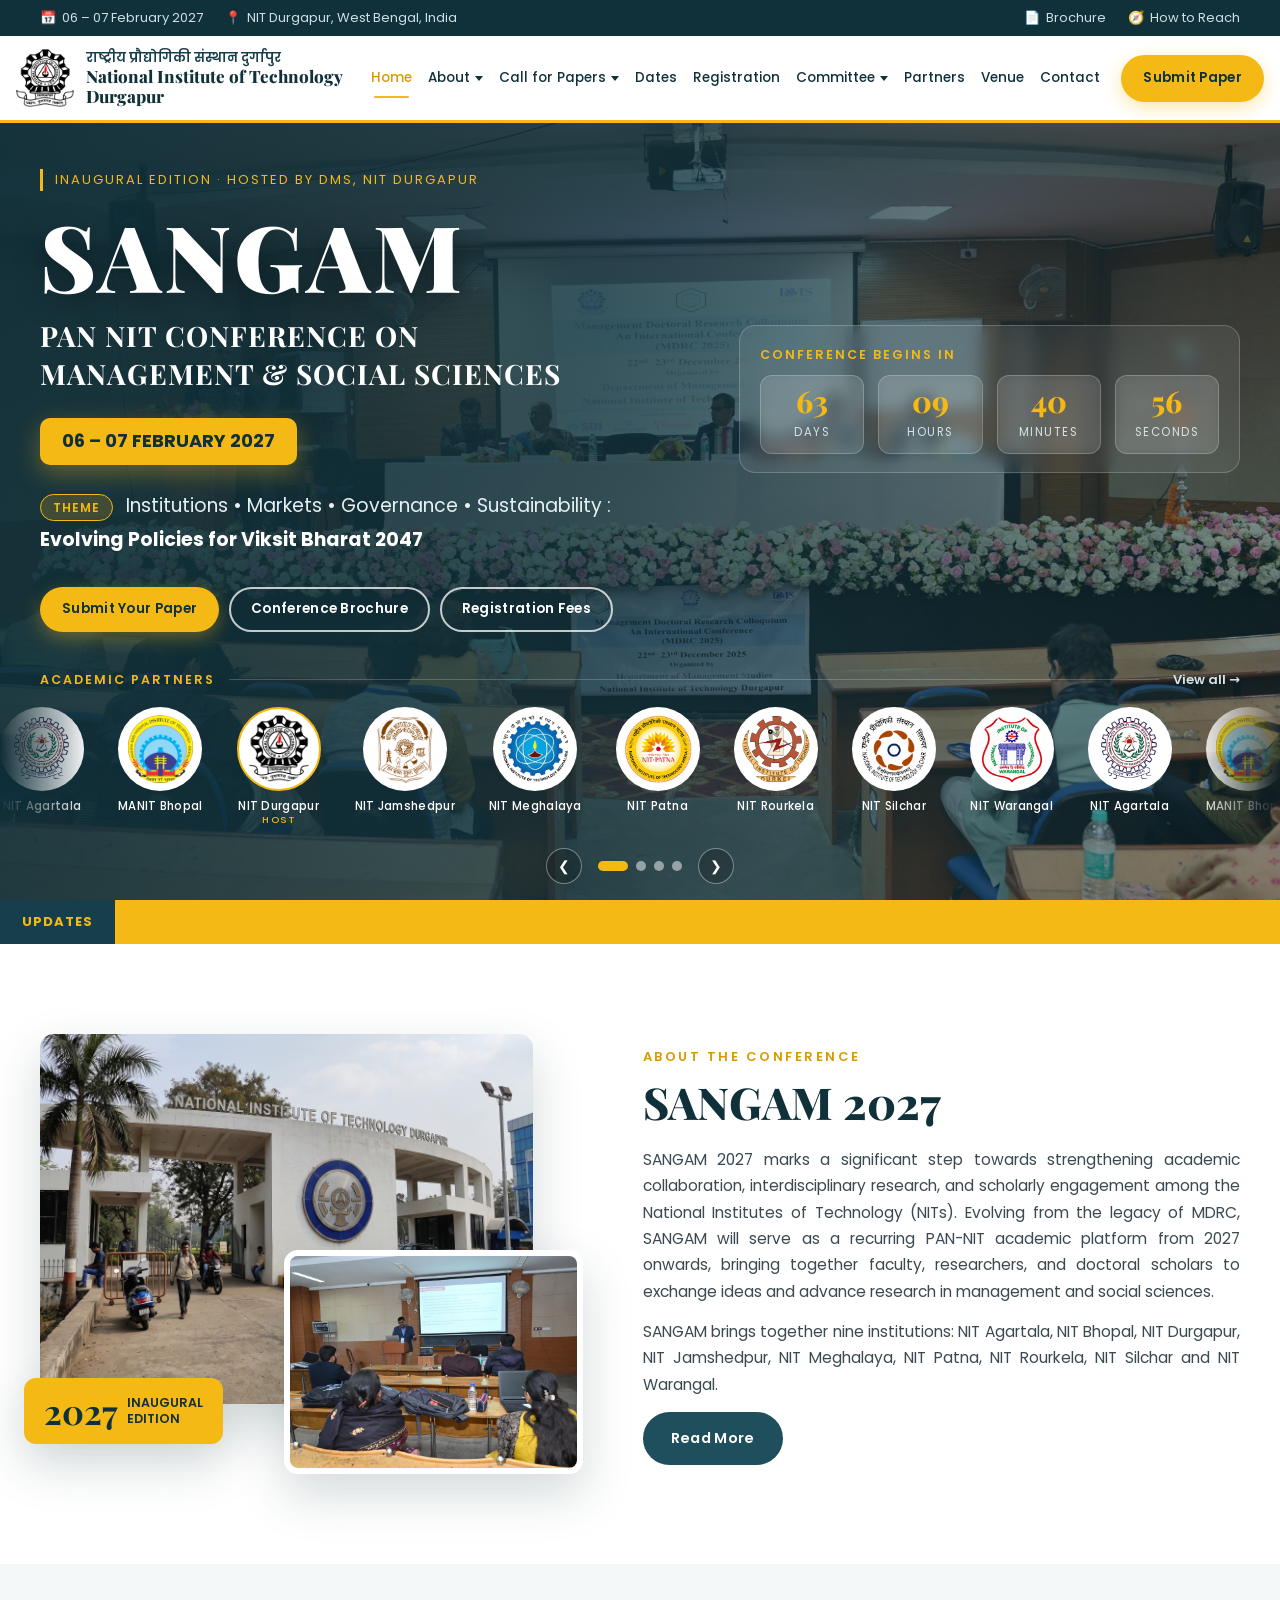
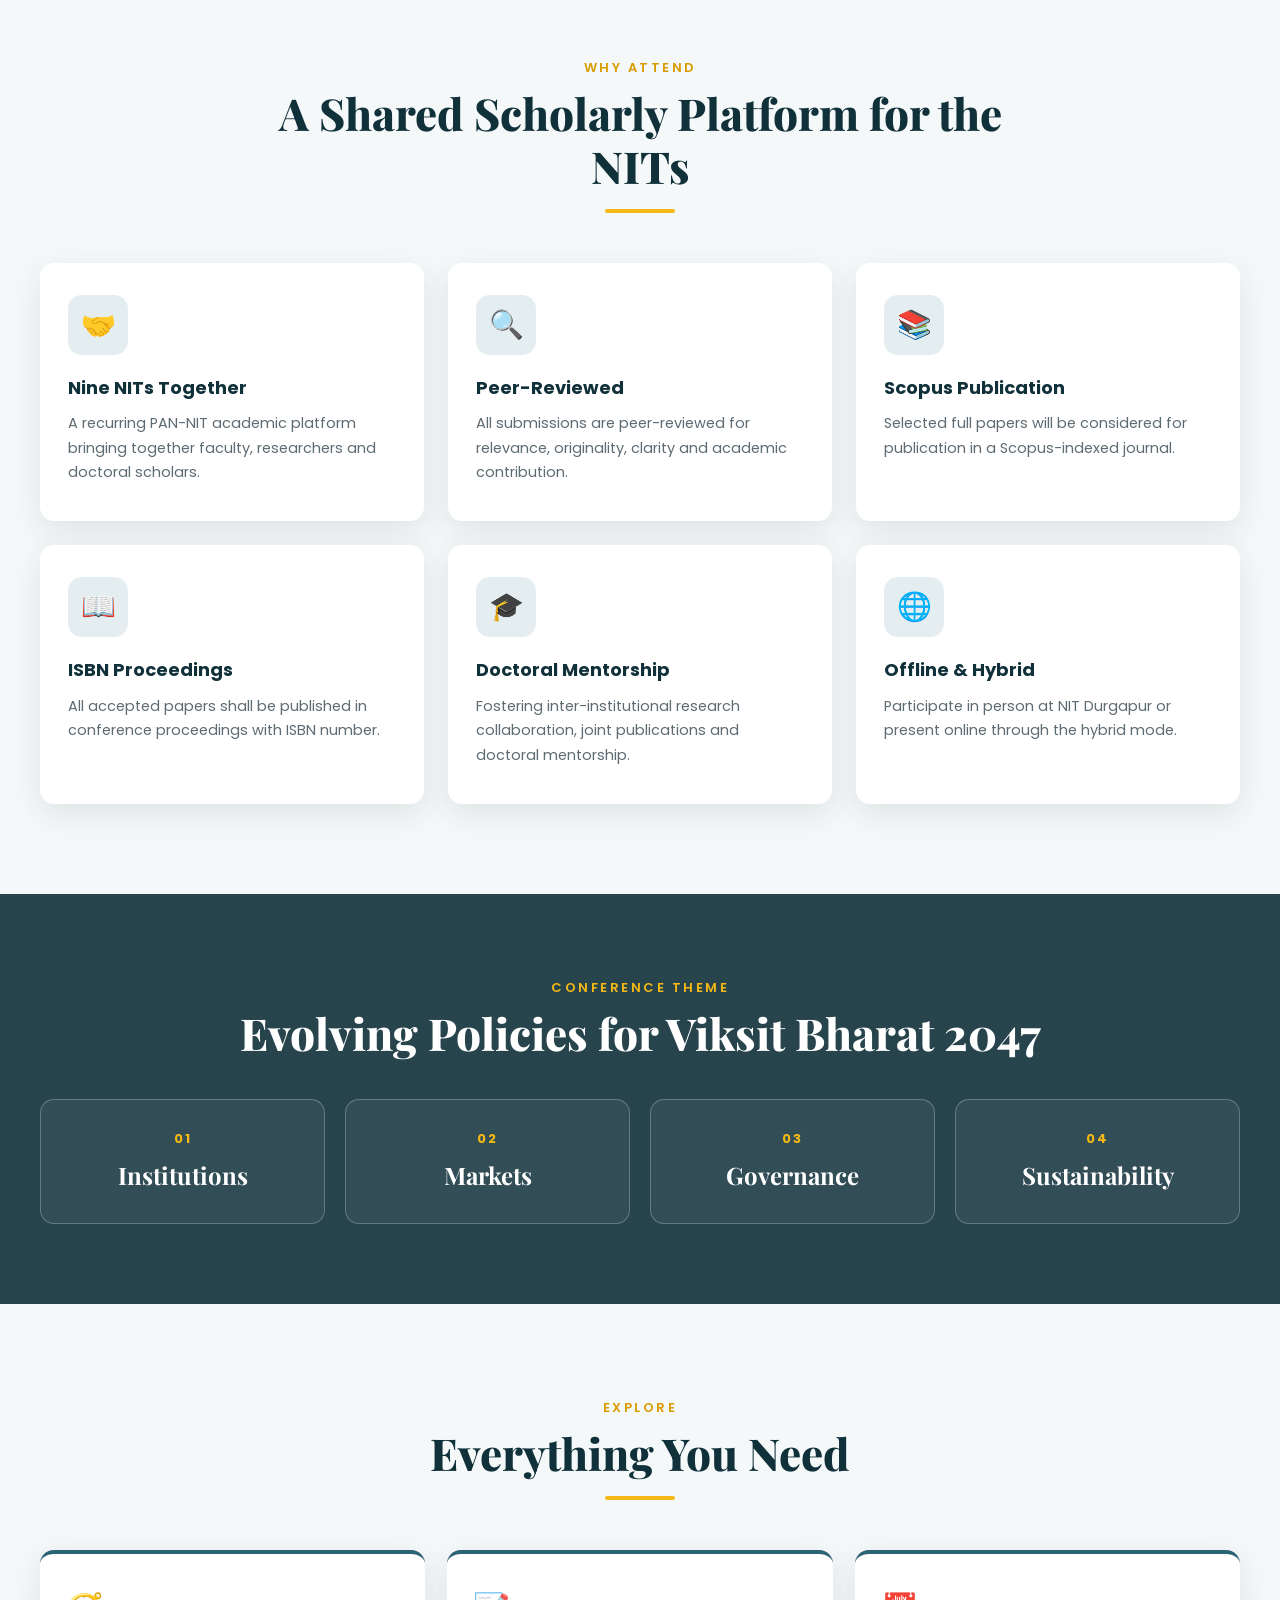
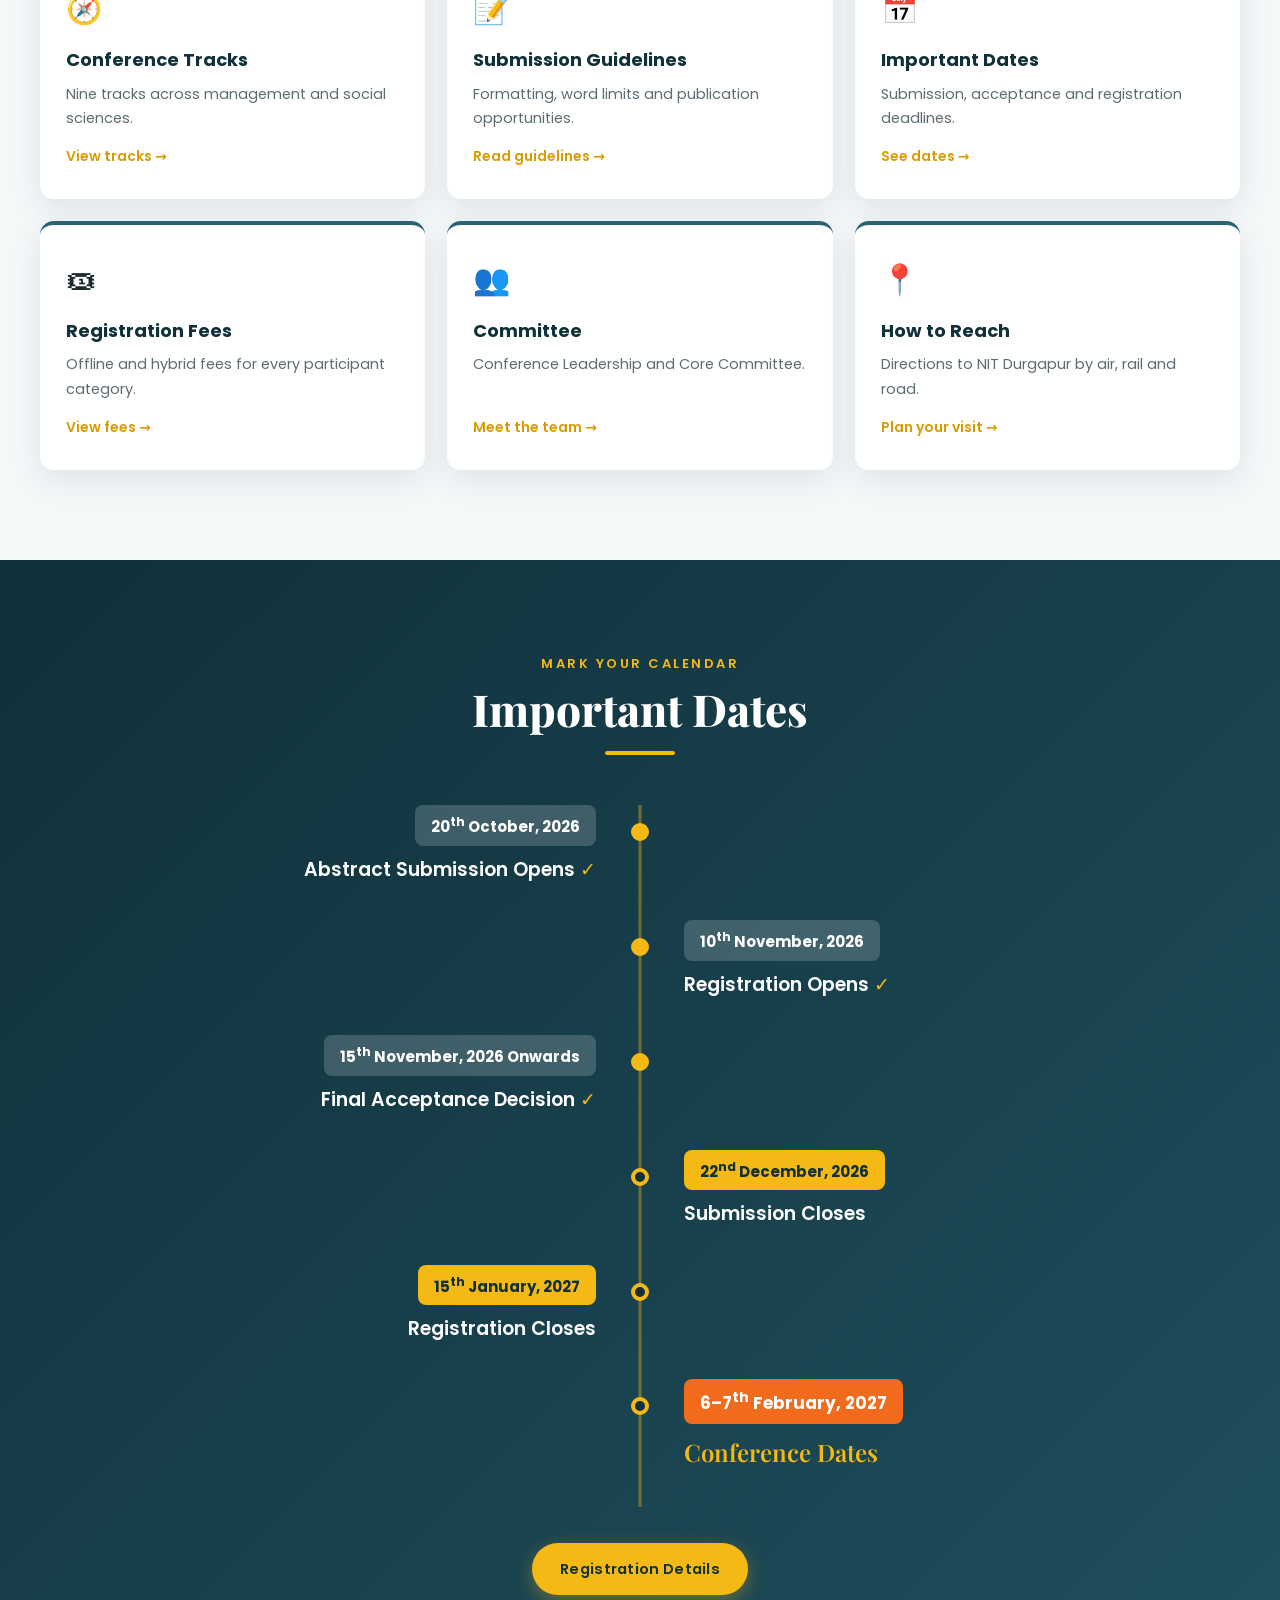
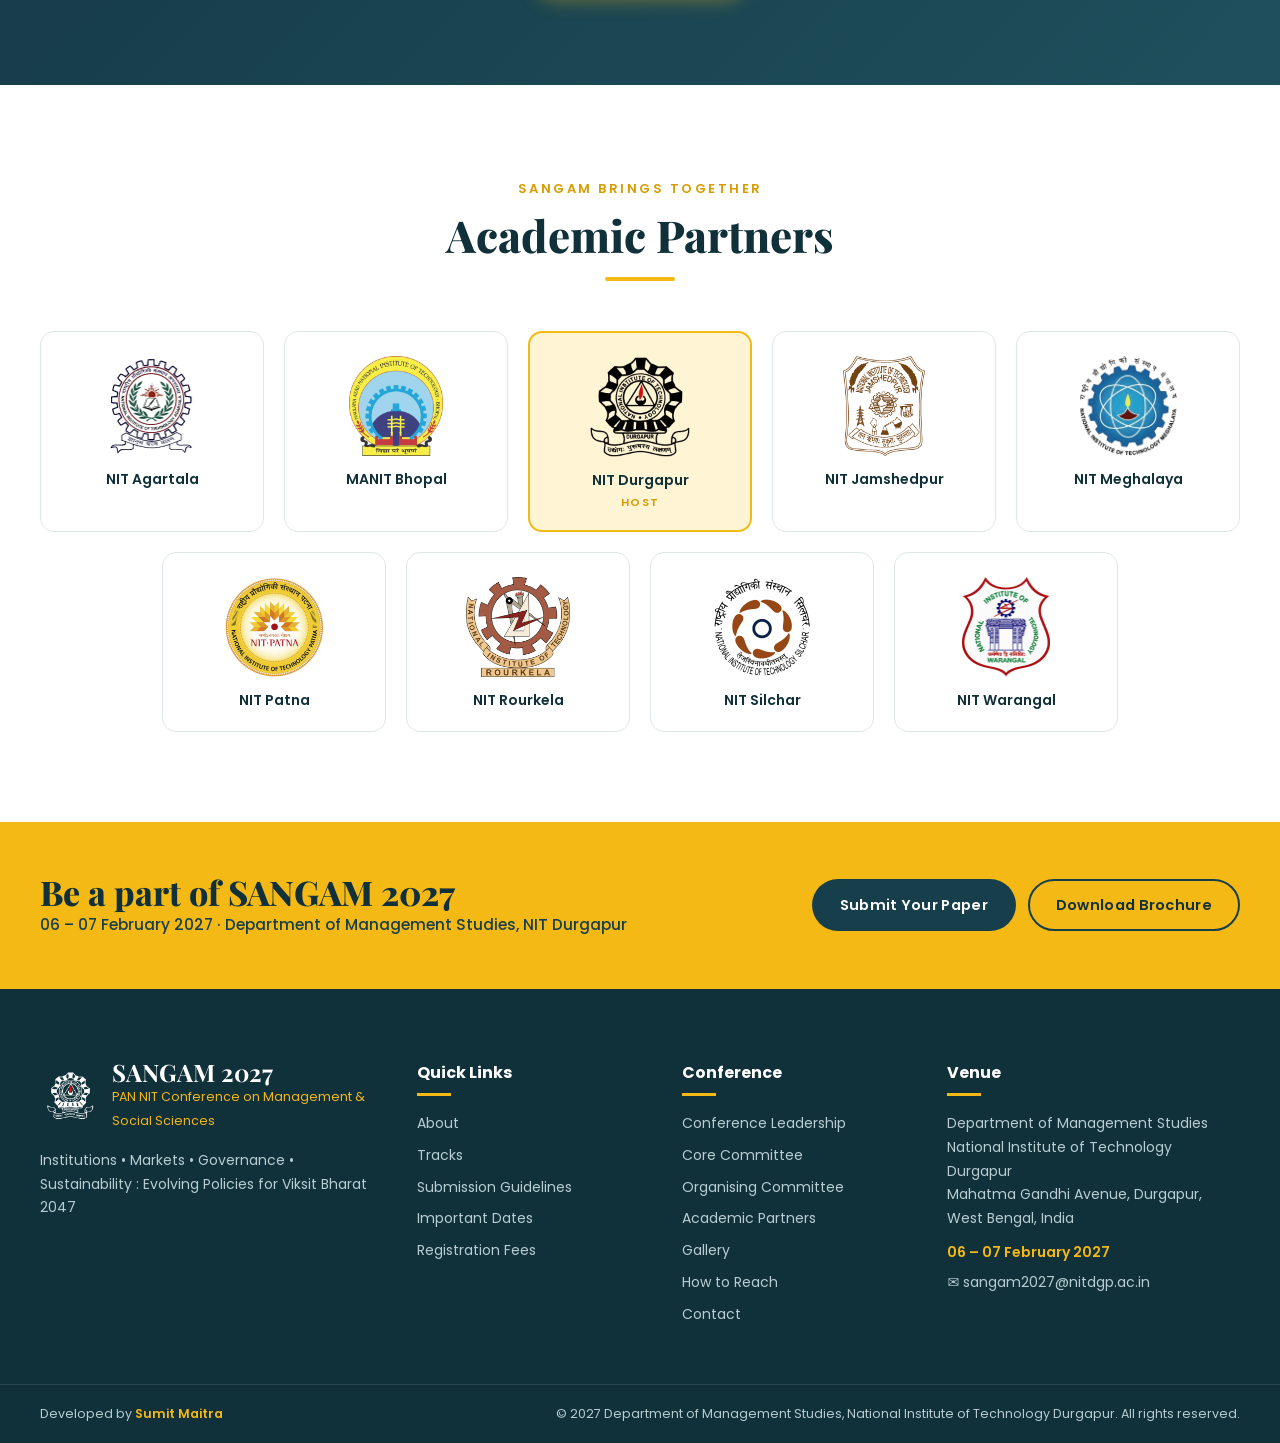
<file: index.html>
<!DOCTYPE html>
<html lang="en">
<head>
  <meta charset="UTF-8">
  <meta name="viewport" content="width=device-width, initial-scale=1.0">
  <title>SANGAM 2027 | PAN NIT Conference on Management &amp; Social Sciences</title>
  <meta name="description" content="SANGAM 2027 – PAN NIT Conference on Management & Social Sciences, 06–07 February 2027, hosted by the Department of Management Studies, NIT Durgapur.">
  <link rel="icon" type="image/png" href="assets/logos/nit-durgapur.png">
  <link rel="preconnect" href="https://fonts.googleapis.com">
  <link rel="preconnect" href="https://fonts.gstatic.com" crossorigin>
  <link href="https://fonts.googleapis.com/css2?family=Playfair+Display:wght@700;800;900&family=Poppins:wght@300;400;500;600;700&display=swap" rel="stylesheet">
  <link rel="stylesheet" href="css/style.css">
</head>
<body>

  <!-- ===== TOP BAR ===== -->
  <div class="topbar">
    <div class="container topbar-inner">
      <div class="topbar-left">
        <span><i class="ico ico-cal"></i>06 – 07 February 2027</span>
        <span class="hide-sm"><i class="ico ico-pin"></i>NIT Durgapur, West Bengal, India</span>
      </div>
      <div class="topbar-right">
        <a href="assets/docs/SANGAM-Brochure-2027.pdf" target="_blank" rel="noopener"><i class="ico ico-doc"></i>Brochure</a>
        <a href="venue.html" class="hide-sm"><i class="ico ico-route"></i>How to Reach</a>
      </div>
    </div>
  </div>

  <!-- ===== HEADER / NAV ===== -->
  <header class="header" id="header">
    <div class="container header-inner">
      <a href="index.html" class="brand">
        <img src="assets/logos/nit-durgapur.png" alt="NIT Durgapur logo">
        <div class="brand-text">
          <span class="brand-hi">राष्ट्रीय प्रौद्योगिकी संस्थान दुर्गापुर</span>
          <span class="brand-en">National Institute of Technology Durgapur</span>
          <span class="brand-sub">An Institute of National Importance under the Ministry of Education, Government of India</span>
        </div>
      </a>

      <nav class="nav" id="nav">
        <ul>
          <li><a href="index.html" class="active">Home</a></li>
          <li class="has-drop">
            <a href="about.html">About <span class="caret"></span></a>
            <ul class="drop">
              <li><a href="about.html">The Conference</a></li>
              <li><a href="about.html#nitdgp">About NIT Durgapur</a></li>
              <li><a href="about.html#dms">About DMS</a></li>
              <li><a href="gallery.html">Gallery</a></li>
            </ul>
          </li>
          <li class="has-drop">
            <a href="tracks.html">Call for Papers <span class="caret"></span></a>
            <ul class="drop">
              <li><a href="tracks.html">Conference Tracks</a></li>
              <li><a href="submission.html">Submission Guidelines</a></li>
              <li><a href="https://forms.gle/mXyWNmWkprkiNCEAA" target="_blank" rel="noopener">Submit Paper ↗</a></li>
            </ul>
          </li>
          <li><a href="dates.html">Dates</a></li>
          <li><a href="registration.html">Registration</a></li>
          <li class="has-drop">
            <a href="leadership.html">Committee <span class="caret"></span></a>
            <ul class="drop">
              <li><a href="leadership.html">Conference Leadership</a></li>
              <li><a href="core-committee.html">Core Committee</a></li>
              <li><a href="organising-committee.html">Organising Committee</a></li>
            </ul>
          </li>
          <li><a href="partners.html">Partners</a></li>
          <li><a href="venue.html">Venue</a></li>
          <li><a href="contact.html">Contact</a></li>
        </ul>
        <a href="https://forms.gle/mXyWNmWkprkiNCEAA" target="_blank" rel="noopener" class="btn btn-gold nav-cta">Submit Paper</a>
      </nav>

      <button class="burger" id="burger" aria-label="Toggle menu" aria-expanded="false">
        <span></span><span></span><span></span>
      </button>
    </div>
  </header>

  <!-- ===== HERO SLIDER ===== -->
  <section class="hero" id="home">
    <div class="slides">
      <div class="slide active" style="background-image:url('assets/photos/dsc_8041.jpg')"></div>
      <div class="slide" style="background-image:url('assets/photos/dsc_8412.jpg')"></div>
      <div class="slide" style="background-image:url('assets/photos/dsc_8008.jpg')"></div>
      <div class="slide" style="background-image:url('assets/photos/nit.jpg')"></div>
    </div>
    <div class="hero-overlay"></div>

    <div class="container hero-content">
      <div class="hero-main">
        <span class="hero-kicker">Inaugural Edition · Hosted by DMS, NIT Durgapur</span>
        <h1 class="hero-title">SANGAM</h1>
        <h2 class="hero-sub">PAN NIT Conference on<br>Management &amp; Social Sciences</h2>
        <div class="hero-date">06 – 07 FEBRUARY 2027</div>
        <p class="hero-theme">
          <span class="theme-label">Theme</span>
          Institutions • Markets • Governance • Sustainability :<br>
          <strong>Evolving Policies for Viksit Bharat 2047</strong>
        </p>
        <div class="hero-btns">
          <a href="https://forms.gle/mXyWNmWkprkiNCEAA" target="_blank" rel="noopener" class="btn btn-gold">Submit Your Paper</a>
          <a href="assets/docs/SANGAM-Brochure-2027.pdf" target="_blank" rel="noopener" class="btn btn-outline">Conference Brochure</a>
          <a href="registration.html" class="btn btn-outline">Registration Fees</a>
        </div>
      </div>

      <aside class="hero-side">
        <div class="side-card">
          <p class="side-title">Conference begins in</p>
          <div class="countdown" id="countdown" aria-label="Countdown to conference">
            <div><span id="cd-days">00</span><small>Days</small></div>
            <div><span id="cd-hours">00</span><small>Hours</small></div>
            <div><span id="cd-mins">00</span><small>Minutes</small></div>
            <div><span id="cd-secs">00</span><small>Seconds</small></div>
          </div>
        </div>
      </aside>
    </div>

    <!-- Academic partners logo carousel, full width (JS duplicates the logos for a seamless loop) -->
    <div class="hero-partners">
      <div class="container hp-head">
        <span>Academic Partners</span>
        <a href="partners.html">View all →</a>
      </div>
      <div class="hp-viewport">
        <ul class="hp-track" id="hpTrack">
            <li><a href="partners.html" class="hp-logo"><img src="assets/logos/nit-agartala.png" alt="NIT Agartala logo"><span>NIT Agartala</span></a></li>
            <li><a href="partners.html" class="hp-logo"><img src="assets/logos/nit-bhopal.png" alt="MANIT Bhopal logo"><span>MANIT Bhopal</span></a></li>
            <li><a href="partners.html" class="hp-logo hp-host"><img src="assets/logos/nit-durgapur.png" alt="NIT Durgapur logo"><span>NIT Durgapur</span></a></li>
            <li><a href="partners.html" class="hp-logo"><img src="assets/logos/nit-jamshedpur.png" alt="NIT Jamshedpur logo"><span>NIT Jamshedpur</span></a></li>
            <li><a href="partners.html" class="hp-logo"><img src="assets/logos/nit-meghalaya.png" alt="NIT Meghalaya logo"><span>NIT Meghalaya</span></a></li>
            <li><a href="partners.html" class="hp-logo"><img src="assets/logos/nit-patna.png" alt="NIT Patna logo"><span>NIT Patna</span></a></li>
            <li><a href="partners.html" class="hp-logo"><img src="assets/logos/nit-rourkela.png" alt="NIT Rourkela logo"><span>NIT Rourkela</span></a></li>
            <li><a href="partners.html" class="hp-logo"><img src="assets/logos/nit-silchar.png" alt="NIT Silchar logo"><span>NIT Silchar</span></a></li>
            <li><a href="partners.html" class="hp-logo"><img src="assets/logos/nit-warangal.png" alt="NIT Warangal logo"><span>NIT Warangal</span></a></li>
        </ul>
      </div>
    </div>

    <div class="hero-nav">
      <button class="slide-ctrl prev" aria-label="Previous slide">&#10094;</button>
      <div class="slide-dots" id="dots"></div>
      <button class="slide-ctrl next" aria-label="Next slide">&#10095;</button>
    </div>
  </section>

  <!-- ===== NEWS TICKER ===== -->
  <div class="ticker">
    <div class="ticker-label">Updates</div>
    <div class="ticker-track">
      <div class="ticker-move">
        <span>Abstract Submission opens: 20<sup>th</sup> October, 2026</span>
        <span>Registration opens: 10<sup>th</sup> November, 2026</span>
        <span>Final Acceptance Decision: 15<sup>th</sup> November, 2026 onwards</span>
        <span>Submission closes: 22<sup>nd</sup> December, 2026</span>
        <span>Registration closes: 15<sup>th</sup> January, 2027</span>
        <span>Selected full papers to be considered for publication in a Scopus-indexed journal</span>
        <span>All accepted papers published in conference proceedings with ISBN number</span>
      </div>
    </div>
  </div>

  <!-- ===== HOME: ABOUT SUMMARY ===== -->
  <section class="section about">
    <div class="container about-grid">
      <div class="about-media reveal">
        <img src="assets/photos/nit.jpg" alt="Sketch of the NIT Durgapur main gate" class="about-img-main" loading="lazy">
        <img src="assets/photos/dsc_8097.jpg" alt="Paper presentation session" class="about-img-small" loading="lazy">
        <div class="about-badge">
          <strong>2027</strong>
          <span>Inaugural<br>Edition</span>
        </div>
      </div>
      <div class="about-text reveal">
        <span class="eyebrow">About the Conference</span>
        <h2>SANGAM 2027</h2>
        <p>SANGAM 2027 marks a significant step towards strengthening academic collaboration, interdisciplinary research, and scholarly engagement among the National Institutes of Technology (NITs). Evolving from the legacy of MDRC, SANGAM will serve as a recurring PAN-NIT academic platform from 2027 onwards, bringing together faculty, researchers, and doctoral scholars to exchange ideas and advance research in management and social sciences.</p>
        <p>SANGAM brings together nine institutions: NIT Agartala, NIT Bhopal, NIT Durgapur, NIT Jamshedpur, NIT Meghalaya, NIT Patna, NIT Rourkela, NIT Silchar and NIT Warangal.</p>
        <a href="about.html" class="btn btn-teal">Read More</a>
      </div>
    </div>
  </section>

  <!-- ===== WHY ATTEND ===== -->
  <section class="section why">
    <div class="container">
      <div class="section-head reveal">
        <span class="eyebrow">Why Attend</span>
        <h2>A Shared Scholarly Platform for the NITs</h2>
      </div>
      <div class="why-grid">
        <div class="why-card reveal">
          <div class="why-ico">🤝</div>
          <h3>Nine NITs Together</h3>
          <p>A recurring PAN-NIT academic platform bringing together faculty, researchers and doctoral scholars.</p>
        </div>
        <div class="why-card reveal">
          <div class="why-ico">🔍</div>
          <h3>Peer-Reviewed</h3>
          <p>All submissions are peer-reviewed for relevance, originality, clarity and academic contribution.</p>
        </div>
        <div class="why-card reveal">
          <div class="why-ico">📚</div>
          <h3>Scopus Publication</h3>
          <p>Selected full papers will be considered for publication in a Scopus-indexed journal.</p>
        </div>
        <div class="why-card reveal">
          <div class="why-ico">📖</div>
          <h3>ISBN Proceedings</h3>
          <p>All accepted papers shall be published in conference proceedings with ISBN number.</p>
        </div>
        <div class="why-card reveal">
          <div class="why-ico">🎓</div>
          <h3>Doctoral Mentorship</h3>
          <p>Fostering inter-institutional research collaboration, joint publications and doctoral mentorship.</p>
        </div>
        <div class="why-card reveal">
          <div class="why-ico">🌐</div>
          <h3>Offline &amp; Hybrid</h3>
          <p>Participate in person at NIT Durgapur or present online through the hybrid mode.</p>
        </div>
      </div>
    </div>
  </section>

  <!-- ===== THEME BAND ===== -->
  <section class="theme-band">
    <div class="container">
      <span class="eyebrow light">Conference Theme</span>
      <h2>Evolving Policies for Viksit Bharat 2047</h2>
      <div class="pillars">
        <div class="pillar reveal"><span>01</span>Institutions</div>
        <div class="pillar reveal"><span>02</span>Markets</div>
        <div class="pillar reveal"><span>03</span>Governance</div>
        <div class="pillar reveal"><span>04</span>Sustainability</div>
      </div>
    </div>
  </section>

  <!-- ===== HOME: EXPLORE ===== -->
  <section class="section explore">
    <div class="container">
      <div class="section-head reveal">
        <span class="eyebrow">Explore</span>
        <h2>Everything You Need</h2>
      </div>
      <div class="explore-grid">
        <a href="tracks.html" class="explore-card reveal"><span class="ex-ico">🧭</span><h3>Conference Tracks</h3><p>Nine tracks across management and social sciences.</p><span class="ex-go">View tracks →</span></a>
        <a href="submission.html" class="explore-card reveal"><span class="ex-ico">📝</span><h3>Submission Guidelines</h3><p>Formatting, word limits and publication opportunities.</p><span class="ex-go">Read guidelines →</span></a>
        <a href="dates.html" class="explore-card reveal"><span class="ex-ico">📅</span><h3>Important Dates</h3><p>Submission, acceptance and registration deadlines.</p><span class="ex-go">See dates →</span></a>
        <a href="registration.html" class="explore-card reveal"><span class="ex-ico">🎟</span><h3>Registration Fees</h3><p>Offline and hybrid fees for every participant category.</p><span class="ex-go">View fees →</span></a>
        <a href="leadership.html" class="explore-card reveal"><span class="ex-ico">👥</span><h3>Committee</h3><p>Conference Leadership and Core Committee.</p><span class="ex-go">Meet the team →</span></a>
        <a href="venue.html" class="explore-card reveal"><span class="ex-ico">📍</span><h3>How to Reach</h3><p>Directions to NIT Durgapur by air, rail and road.</p><span class="ex-go">Plan your visit →</span></a>
      </div>
    </div>
  </section>

  <!-- ===== IMPORTANT DATES ===== -->
  <section class="section dates" id="dates">
    <div class="container">
      <div class="section-head reveal">
        <span class="eyebrow light">Mark Your Calendar</span>
        <h2>Important Dates</h2>
      </div>
      <div class="timeline">
        <div class="tl-item reveal" data-date="2026-10-20">
          <div class="tl-date">20<sup>th</sup> October, 2026</div>
          <div class="tl-label">Abstract Submission Opens</div>
        </div>
        <div class="tl-item reveal" data-date="2026-11-10">
          <div class="tl-date">10<sup>th</sup> November, 2026</div>
          <div class="tl-label">Registration Opens</div>
        </div>
        <div class="tl-item reveal" data-date="2026-11-15">
          <div class="tl-date">15<sup>th</sup> November, 2026 Onwards</div>
          <div class="tl-label">Final Acceptance Decision</div>
        </div>
        <div class="tl-item reveal" data-date="2026-12-22">
          <div class="tl-date">22<sup>nd</sup> December, 2026</div>
          <div class="tl-label">Submission Closes</div>
        </div>
        <div class="tl-item reveal" data-date="2027-01-15">
          <div class="tl-date">15<sup>th</sup> January, 2027</div>
          <div class="tl-label">Registration Closes</div>
        </div>
        <div class="tl-item highlight reveal" data-date="2027-02-06">
          <div class="tl-date">6–7<sup>th</sup> February, 2027</div>
          <div class="tl-label">Conference Dates</div>
        </div>
      </div>
      <div class="center-btn reveal"><a href="registration.html" class="btn btn-gold">Registration Details</a></div>
    </div>
  </section>

  <!-- ===== ACADEMIC PARTNERS ===== -->
  <section class="section partners home-partners" id="partners">
    <div class="container">
      <div class="section-head reveal">
        <span class="eyebrow">SANGAM Brings Together</span>
        <h2>Academic Partners</h2>
      </div>
      <div class="partner-grid">
        <div class="partner reveal"><img src="assets/logos/nit-agartala.png" alt="NIT Agartala logo" loading="lazy"><span>NIT Agartala</span></div>
        <div class="partner reveal"><img src="assets/logos/nit-bhopal.png" alt="MANIT Bhopal logo" loading="lazy"><span>MANIT Bhopal</span></div>
        <div class="partner host reveal"><img src="assets/logos/nit-durgapur.png" alt="NIT Durgapur logo" loading="lazy"><span>NIT Durgapur <em>Host</em></span></div>
        <div class="partner reveal"><img src="assets/logos/nit-jamshedpur.png" alt="NIT Jamshedpur logo" loading="lazy"><span>NIT Jamshedpur</span></div>
        <div class="partner reveal"><img src="assets/logos/nit-meghalaya.png" alt="NIT Meghalaya logo" loading="lazy"><span>NIT Meghalaya</span></div>
        <div class="partner reveal"><img src="assets/logos/nit-patna.png" alt="NIT Patna logo" loading="lazy"><span>NIT Patna</span></div>
        <div class="partner reveal"><img src="assets/logos/nit-rourkela.png" alt="NIT Rourkela logo" loading="lazy"><span>NIT Rourkela</span></div>
        <div class="partner reveal"><img src="assets/logos/nit-silchar.png" alt="NIT Silchar logo" loading="lazy"><span>NIT Silchar</span></div>
        <div class="partner reveal"><img src="assets/logos/nit-warangal.png" alt="NIT Warangal logo" loading="lazy"><span>NIT Warangal</span></div>
      </div>
    </div>
  </section>

  <!-- ===== CTA BAND ===== -->
  <section class="cta-band">
    <div class="container cta-inner">
      <div>
        <h2>Be a part of SANGAM 2027</h2>
        <p>06 – 07 February 2027 · Department of Management Studies, NIT Durgapur</p>
      </div>
      <div class="cta-btns">
        <a href="https://forms.gle/mXyWNmWkprkiNCEAA" target="_blank" rel="noopener" class="btn btn-gold">Submit Your Paper</a>
        <a href="assets/docs/SANGAM-Brochure-2027.pdf" target="_blank" rel="noopener" class="btn btn-outline">Download Brochure</a>
      </div>
    </div>
  </section>

  <!-- ===== FOOTER ===== -->
  <footer class="footer">
    <div class="container footer-grid">
      <div>
        <div class="f-brand">
          <img src="assets/logos/nit-durgapur-hd.png" alt="NIT Durgapur logo">
          <div>
            <strong>SANGAM 2027</strong>
            <span>PAN NIT Conference on Management &amp; Social Sciences</span>
          </div>
        </div>
        <p>Institutions • Markets • Governance • Sustainability : Evolving Policies for Viksit Bharat 2047</p>
      </div>
      <div>
        <h4>Quick Links</h4>
        <ul>
          <li><a href="about.html">About</a></li>
          <li><a href="tracks.html">Tracks</a></li>
          <li><a href="submission.html">Submission Guidelines</a></li>
          <li><a href="dates.html">Important Dates</a></li>
          <li><a href="registration.html">Registration Fees</a></li>
        </ul>
      </div>
      <div>
        <h4>Conference</h4>
        <ul>
          <li><a href="leadership.html">Conference Leadership</a></li>
          <li><a href="core-committee.html">Core Committee</a></li>
          <li><a href="organising-committee.html">Organising Committee</a></li>
          <li><a href="partners.html">Academic Partners</a></li>
          <li><a href="gallery.html">Gallery</a></li>
          <li><a href="venue.html">How to Reach</a></li>
          <li><a href="contact.html">Contact</a></li>
        </ul>
      </div>
      <div>
        <h4>Venue</h4>
        <p>Department of Management Studies<br>National Institute of Technology Durgapur<br>Mahatma Gandhi Avenue, Durgapur, West Bengal, India</p>
        <p class="f-date">06 – 07 February 2027</p>
        <p class="f-mail"><a href="mailto:sangam2027@nitdgp.ac.in">sangam2027@nitdgp.ac.in</a></p>
      </div>
    </div>
    <div class="footer-bottom">
      <div class="container">
        <span>Developed by <a href="https://github.com/SumitMaitra" target="_blank" rel="noopener" class="dev-credit">Sumit Maitra</a></span>
        <span>© 2027 Department of Management Studies, National Institute of Technology Durgapur. All rights reserved.</span>
      </div>
    </div>
  </footer>

  <button class="to-top" id="toTop" aria-label="Back to top">↑</button>
  <div class="toast" id="toast">Copied!</div>

  <script src="js/main.js"></script>

</body>
</html>
</file>
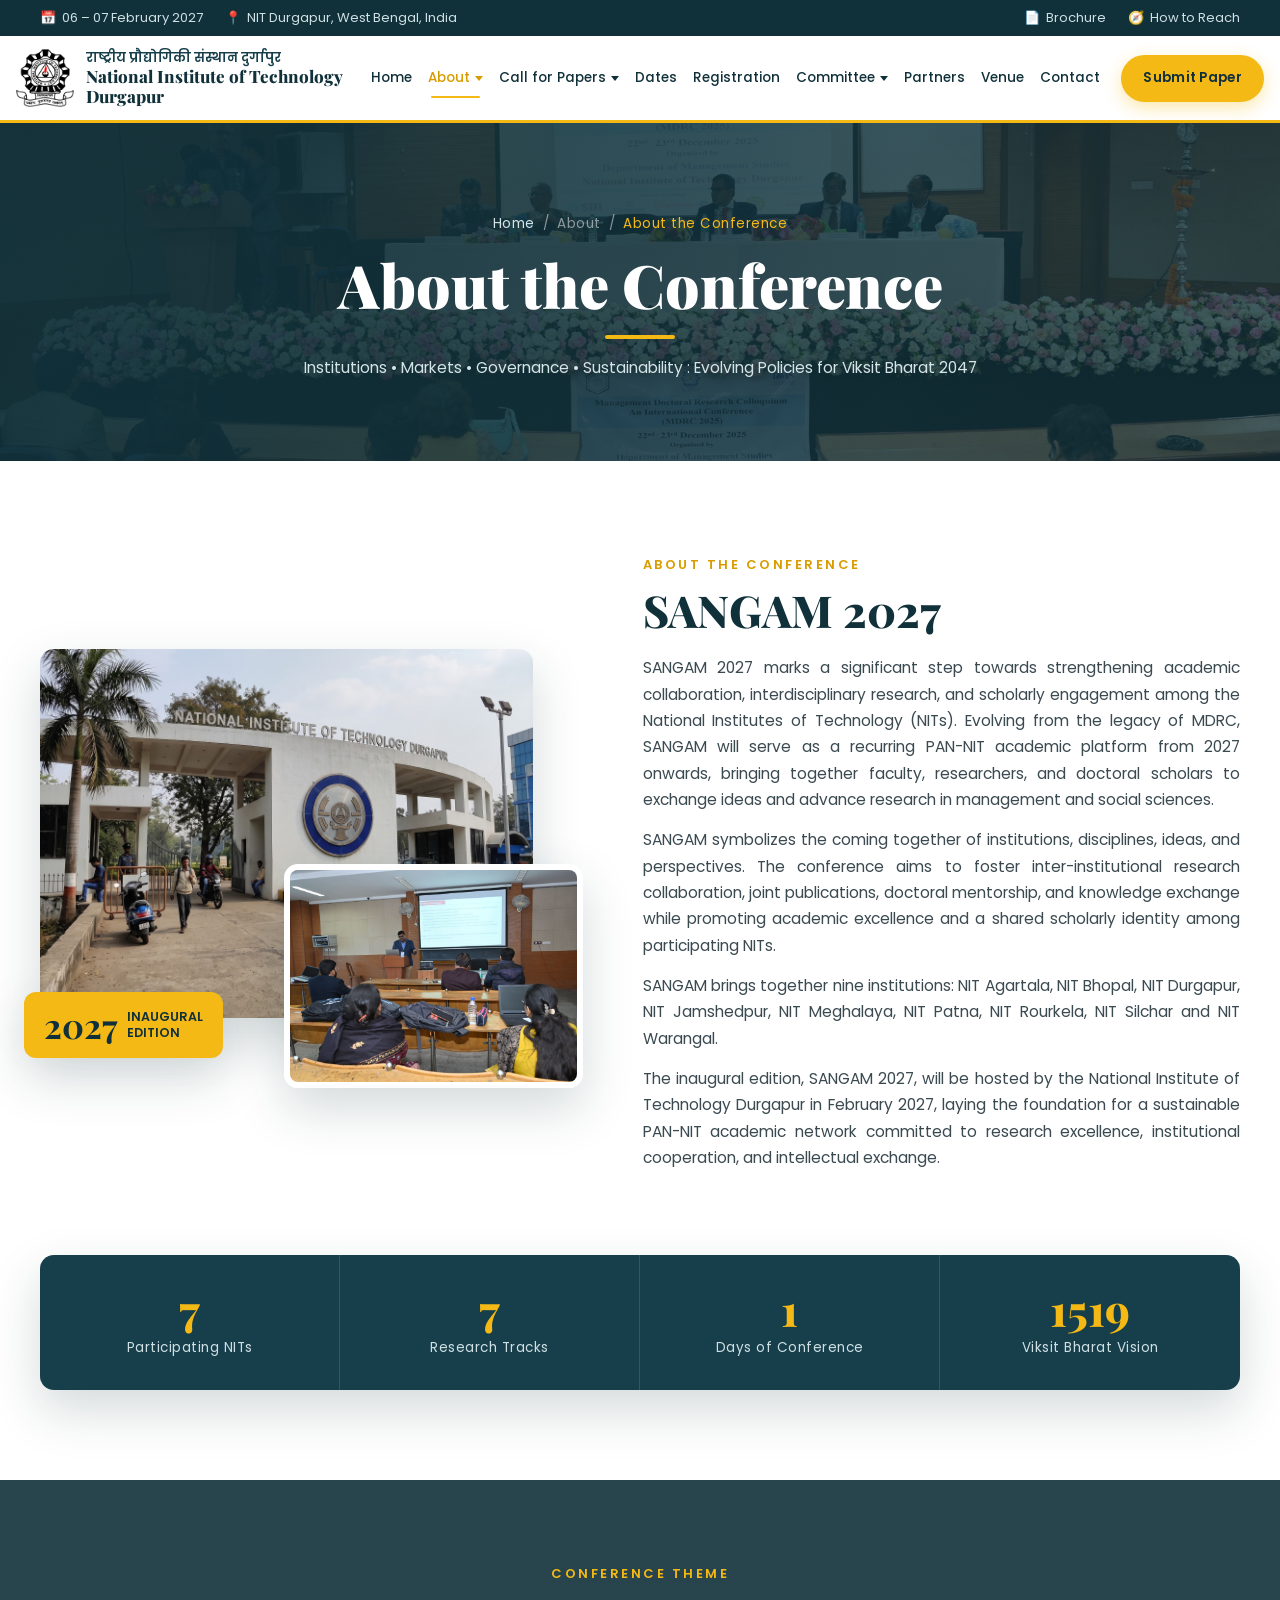
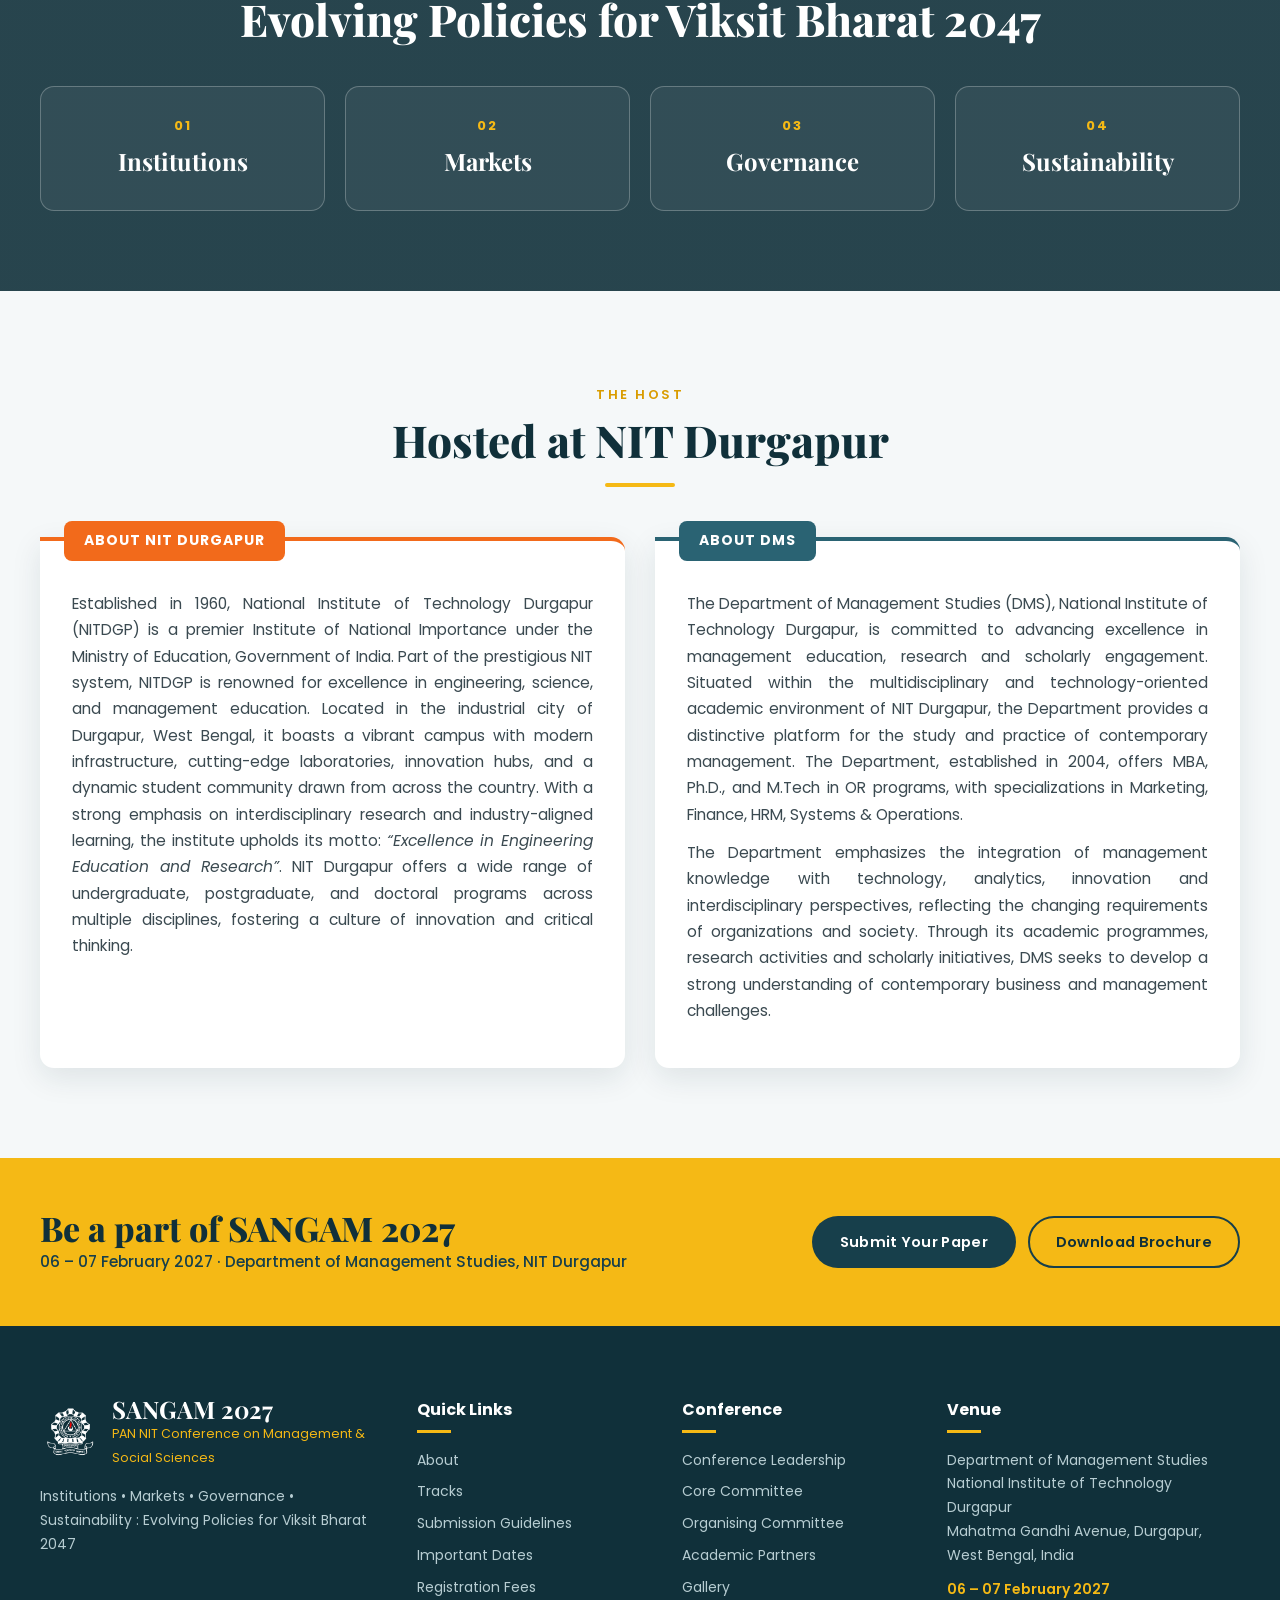
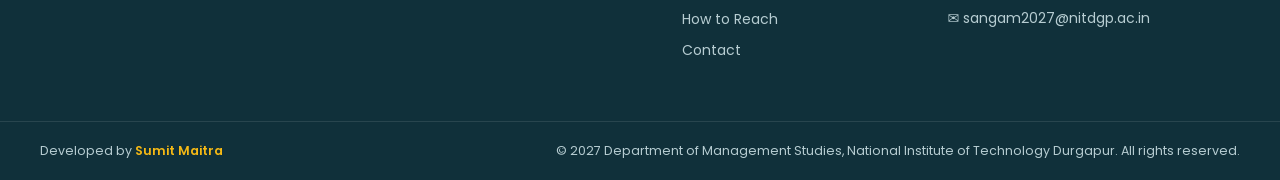
<file: about.html>
<!DOCTYPE html>
<html lang="en">
<head>
  <meta charset="UTF-8">
  <meta name="viewport" content="width=device-width, initial-scale=1.0">
  <title>About | SANGAM 2027</title>
  <meta name="description" content="About SANGAM 2027, NIT Durgapur and the Department of Management Studies.">
  <link rel="icon" type="image/png" href="assets/logos/nit-durgapur.png">
  <link rel="preconnect" href="https://fonts.googleapis.com">
  <link rel="preconnect" href="https://fonts.gstatic.com" crossorigin>
  <link href="https://fonts.googleapis.com/css2?family=Playfair+Display:wght@700;800;900&family=Poppins:wght@300;400;500;600;700&display=swap" rel="stylesheet">
  <link rel="stylesheet" href="css/style.css">
</head>
<body>

  <!-- ===== TOP BAR ===== -->
  <div class="topbar">
    <div class="container topbar-inner">
      <div class="topbar-left">
        <span><i class="ico ico-cal"></i>06 – 07 February 2027</span>
        <span class="hide-sm"><i class="ico ico-pin"></i>NIT Durgapur, West Bengal, India</span>
      </div>
      <div class="topbar-right">
        <a href="assets/docs/SANGAM-Brochure-2027.pdf" target="_blank" rel="noopener"><i class="ico ico-doc"></i>Brochure</a>
        <a href="venue.html" class="hide-sm"><i class="ico ico-route"></i>How to Reach</a>
      </div>
    </div>
  </div>

  <!-- ===== HEADER / NAV ===== -->
  <header class="header" id="header">
    <div class="container header-inner">
      <a href="index.html" class="brand">
        <img src="assets/logos/nit-durgapur.png" alt="NIT Durgapur logo">
        <div class="brand-text">
          <span class="brand-hi">राष्ट्रीय प्रौद्योगिकी संस्थान दुर्गापुर</span>
          <span class="brand-en">National Institute of Technology Durgapur</span>
          <span class="brand-sub">An Institute of National Importance under the Ministry of Education, Government of India</span>
        </div>
      </a>

      <nav class="nav" id="nav">
        <ul>
          <li><a href="index.html">Home</a></li>
          <li class="has-drop">
            <a href="about.html" class="active">About <span class="caret"></span></a>
            <ul class="drop">
              <li><a href="about.html">The Conference</a></li>
              <li><a href="about.html#nitdgp">About NIT Durgapur</a></li>
              <li><a href="about.html#dms">About DMS</a></li>
              <li><a href="gallery.html">Gallery</a></li>
            </ul>
          </li>
          <li class="has-drop">
            <a href="tracks.html">Call for Papers <span class="caret"></span></a>
            <ul class="drop">
              <li><a href="tracks.html">Conference Tracks</a></li>
              <li><a href="submission.html">Submission Guidelines</a></li>
              <li><a href="https://forms.gle/mXyWNmWkprkiNCEAA" target="_blank" rel="noopener">Submit Paper ↗</a></li>
            </ul>
          </li>
          <li><a href="dates.html">Dates</a></li>
          <li><a href="registration.html">Registration</a></li>
          <li class="has-drop">
            <a href="leadership.html">Committee <span class="caret"></span></a>
            <ul class="drop">
              <li><a href="leadership.html">Conference Leadership</a></li>
              <li><a href="core-committee.html">Core Committee</a></li>
              <li><a href="organising-committee.html">Organising Committee</a></li>
            </ul>
          </li>
          <li><a href="partners.html">Partners</a></li>
          <li><a href="venue.html">Venue</a></li>
          <li><a href="contact.html">Contact</a></li>
        </ul>
        <a href="https://forms.gle/mXyWNmWkprkiNCEAA" target="_blank" rel="noopener" class="btn btn-gold nav-cta">Submit Paper</a>
      </nav>

      <button class="burger" id="burger" aria-label="Toggle menu" aria-expanded="false">
        <span></span><span></span><span></span>
      </button>
    </div>
  </header>

  <!-- ===== PAGE BANNER ===== -->
  <section class="page-banner" style="background-image:url('assets/photos/dsc_8041.jpg')">
    <div class="container">
      <nav class="crumbs" aria-label="Breadcrumb"><a href="index.html">Home</a><span>/</span><span>About</span><span>/</span><span>About the Conference</span></nav>
      <h1>About the Conference</h1>
      <p>Institutions • Markets • Governance • Sustainability : Evolving Policies for Viksit Bharat 2047</p>
    </div>
  </section>

  <!-- ===== ABOUT CONFERENCE ===== -->
  <section class="section about" id="about">
    <div class="container about-grid">
      <div class="about-media reveal">
        <img src="assets/photos/nit.jpg" alt="Faculty members at the conference" class="about-img-main" loading="lazy">
        <img src="assets/photos/dsc_8097.jpg" alt="Paper presentation session" class="about-img-small" loading="lazy">
        <div class="about-badge">
          <strong>2027</strong>
          <span>Inaugural<br>Edition</span>
        </div>
      </div>
      <div class="about-text reveal">
        <span class="eyebrow">About the Conference</span>
        <h2>SANGAM 2027</h2>
        <p>SANGAM 2027 marks a significant step towards strengthening academic collaboration, interdisciplinary research, and scholarly engagement among the National Institutes of Technology (NITs). Evolving from the legacy of MDRC, SANGAM will serve as a recurring PAN-NIT academic platform from 2027 onwards, bringing together faculty, researchers, and doctoral scholars to exchange ideas and advance research in management and social sciences.</p>
        <p>SANGAM symbolizes the coming together of institutions, disciplines, ideas, and perspectives. The conference aims to foster inter-institutional research collaboration, joint publications, doctoral mentorship, and knowledge exchange while promoting academic excellence and a shared scholarly identity among participating NITs.</p>
        <p>SANGAM brings together nine institutions: NIT Agartala, NIT Bhopal, NIT Durgapur, NIT Jamshedpur, NIT Meghalaya, NIT Patna, NIT Rourkela, NIT Silchar and NIT Warangal.</p>
        <p>The inaugural edition, SANGAM 2027, will be hosted by the National Institute of Technology Durgapur in February 2027, laying the foundation for a sustainable PAN-NIT academic network committed to research excellence, institutional cooperation, and intellectual exchange.</p>
      </div>
    </div>

    <div class="container stats reveal">
      <div class="stat"><span class="num" data-count="9">0</span><span class="lbl">Participating NITs</span></div>
      <div class="stat"><span class="num" data-count="9">0</span><span class="lbl">Research Tracks</span></div>
      <div class="stat"><span class="num" data-count="2">0</span><span class="lbl">Days of Conference</span></div>
      <div class="stat"><span class="num" data-count="2047">0</span><span class="lbl">Viksit Bharat Vision</span></div>
    </div>
  </section>

  <!-- ===== THEME BAND ===== -->
  <section class="theme-band">
    <div class="container">
      <span class="eyebrow light">Conference Theme</span>
      <h2>Evolving Policies for Viksit Bharat 2047</h2>
      <div class="pillars">
        <div class="pillar reveal"><span>01</span>Institutions</div>
        <div class="pillar reveal"><span>02</span>Markets</div>
        <div class="pillar reveal"><span>03</span>Governance</div>
        <div class="pillar reveal"><span>04</span>Sustainability</div>
      </div>
    </div>
  </section>

  <!-- ===== ABOUT NIT DURGAPUR & DMS ===== -->
  <section class="section host" id="nitdgp">
    <div class="container">
      <div class="section-head reveal">
        <span class="eyebrow">The Host</span>
        <h2>Hosted at NIT Durgapur</h2>
      </div>
      <div class="host-grid">
        <article class="host-card reveal">
          <div class="host-tag">About NIT Durgapur</div>
          <p>Established in 1960, National Institute of Technology Durgapur (NITDGP) is a premier Institute of National Importance under the Ministry of Education, Government of India. Part of the prestigious NIT system, NITDGP is renowned for excellence in engineering, science, and management education. Located in the industrial city of Durgapur, West Bengal, it boasts a vibrant campus with modern infrastructure, cutting-edge laboratories, innovation hubs, and a dynamic student community drawn from across the country. With a strong emphasis on interdisciplinary research and industry-aligned learning, the institute upholds its motto: <em>“Excellence in Engineering Education and Research”</em>. NIT Durgapur offers a wide range of undergraduate, postgraduate, and doctoral programs across multiple disciplines, fostering a culture of innovation and critical thinking.</p>
        </article>
        <article class="host-card alt reveal" id="dms">
          <div class="host-tag">About DMS</div>
          <p>The Department of Management Studies (DMS), National Institute of Technology Durgapur, is committed to advancing excellence in management education, research and scholarly engagement. Situated within the multidisciplinary and technology-oriented academic environment of NIT Durgapur, the Department provides a distinctive platform for the study and practice of contemporary management. The Department, established in 2004, offers MBA, Ph.D., and M.Tech in OR programs, with specializations in Marketing, Finance, HRM, Systems &amp; Operations.</p>
          <p>The Department emphasizes the integration of management knowledge with technology, analytics, innovation and interdisciplinary perspectives, reflecting the changing requirements of organizations and society. Through its academic programmes, research activities and scholarly initiatives, DMS seeks to develop a strong understanding of contemporary business and management challenges.</p>
        </article>
      </div>
    </div>
  </section>

  <!-- ===== CTA BAND ===== -->
  <section class="cta-band">
    <div class="container cta-inner">
      <div>
        <h2>Be a part of SANGAM 2027</h2>
        <p>06 – 07 February 2027 · Department of Management Studies, NIT Durgapur</p>
      </div>
      <div class="cta-btns">
        <a href="https://forms.gle/mXyWNmWkprkiNCEAA" target="_blank" rel="noopener" class="btn btn-gold">Submit Your Paper</a>
        <a href="assets/docs/SANGAM-Brochure-2027.pdf" target="_blank" rel="noopener" class="btn btn-outline">Download Brochure</a>
      </div>
    </div>
  </section>

  <!-- ===== FOOTER ===== -->
  <footer class="footer">
    <div class="container footer-grid">
      <div>
        <div class="f-brand">
          <img src="assets/logos/nit-durgapur-hd.png" alt="NIT Durgapur logo">
          <div>
            <strong>SANGAM 2027</strong>
            <span>PAN NIT Conference on Management &amp; Social Sciences</span>
          </div>
        </div>
        <p>Institutions • Markets • Governance • Sustainability : Evolving Policies for Viksit Bharat 2047</p>
      </div>
      <div>
        <h4>Quick Links</h4>
        <ul>
          <li><a href="about.html">About</a></li>
          <li><a href="tracks.html">Tracks</a></li>
          <li><a href="submission.html">Submission Guidelines</a></li>
          <li><a href="dates.html">Important Dates</a></li>
          <li><a href="registration.html">Registration Fees</a></li>
        </ul>
      </div>
      <div>
        <h4>Conference</h4>
        <ul>
          <li><a href="leadership.html">Conference Leadership</a></li>
          <li><a href="core-committee.html">Core Committee</a></li>
          <li><a href="organising-committee.html">Organising Committee</a></li>
          <li><a href="partners.html">Academic Partners</a></li>
          <li><a href="gallery.html">Gallery</a></li>
          <li><a href="venue.html">How to Reach</a></li>
          <li><a href="contact.html">Contact</a></li>
        </ul>
      </div>
      <div>
        <h4>Venue</h4>
        <p>Department of Management Studies<br>National Institute of Technology Durgapur<br>Mahatma Gandhi Avenue, Durgapur, West Bengal, India</p>
        <p class="f-date">06 – 07 February 2027</p>
        <p class="f-mail"><a href="mailto:sangam2027@nitdgp.ac.in">sangam2027@nitdgp.ac.in</a></p>
      </div>
    </div>
    <div class="footer-bottom">
      <div class="container">
        <span>Developed by <a href="https://github.com/SumitMaitra" target="_blank" rel="noopener" class="dev-credit">Sumit Maitra</a></span>
        <span>© 2027 Department of Management Studies, National Institute of Technology Durgapur. All rights reserved.</span>
      </div>
    </div>
  </footer>

  <button class="to-top" id="toTop" aria-label="Back to top">↑</button>
  <div class="toast" id="toast">Copied!</div>

  <script src="js/main.js"></script>

</body>
</html>
</file>
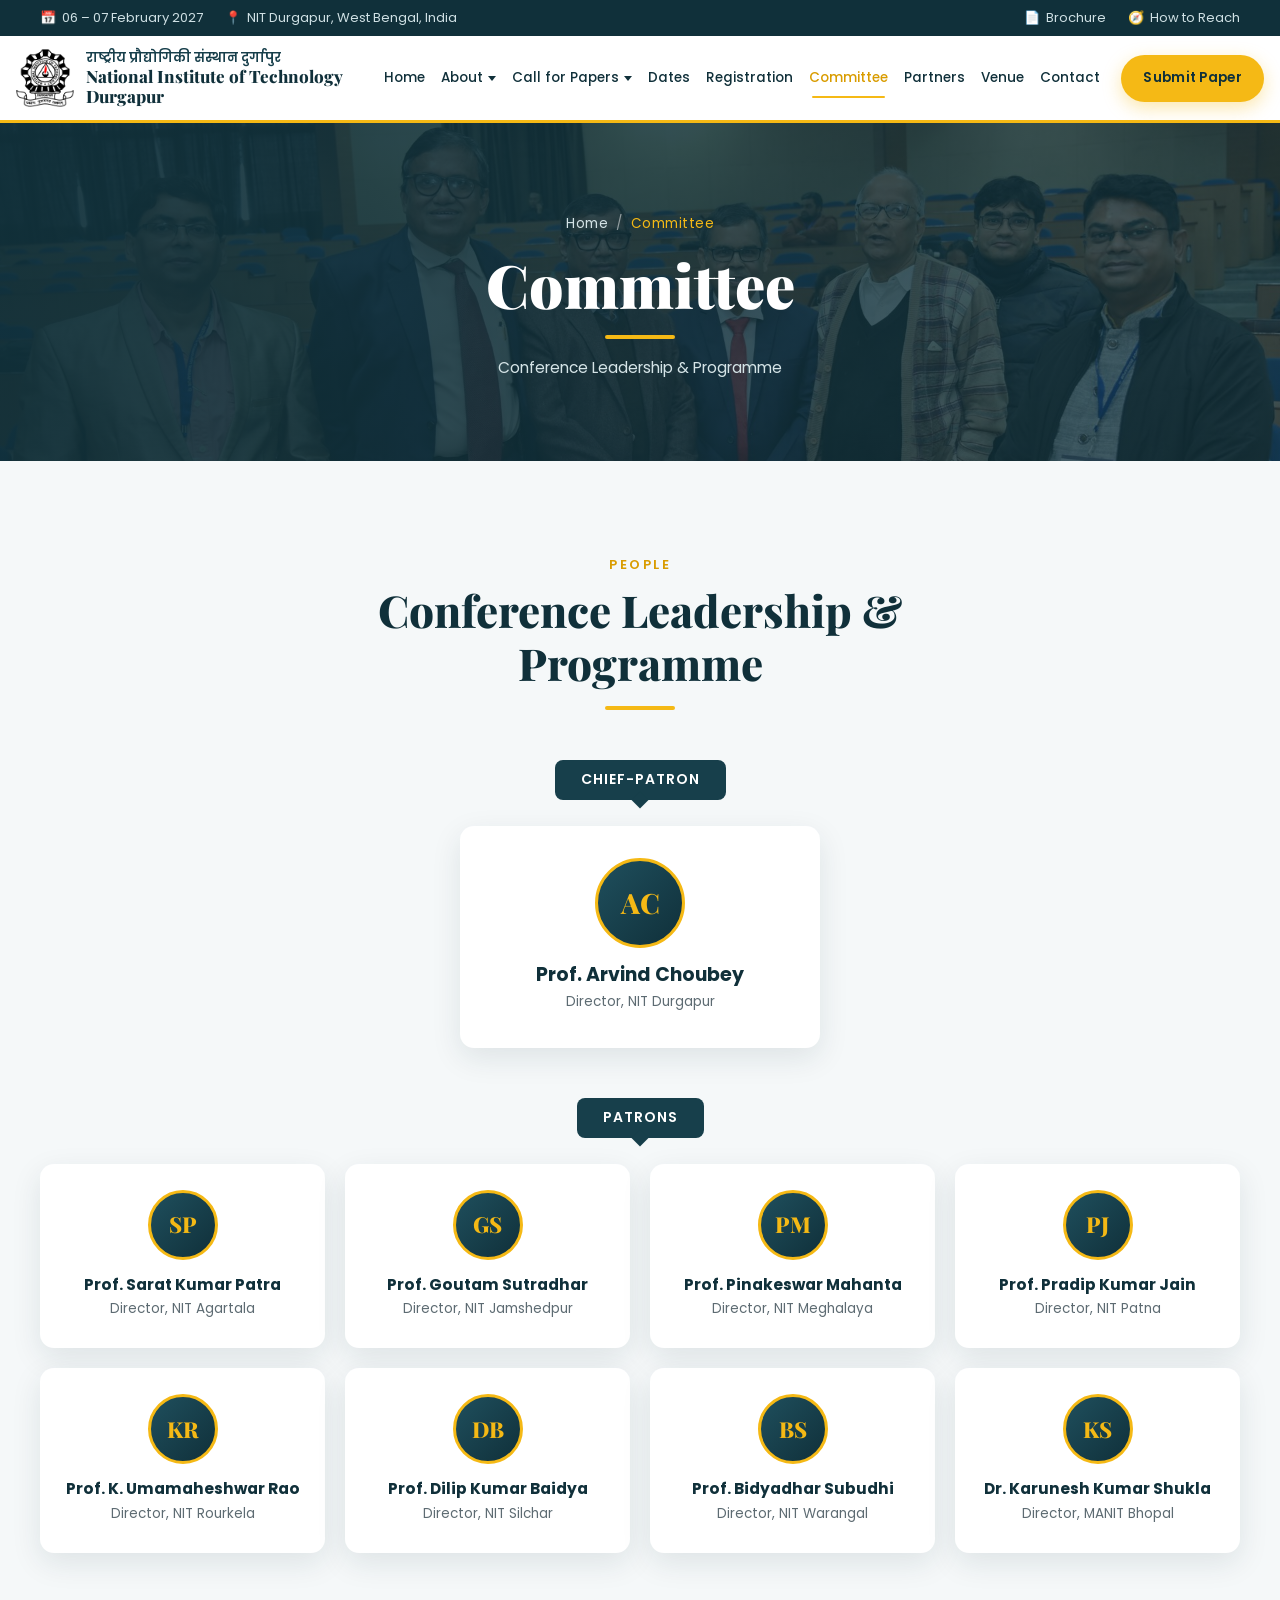
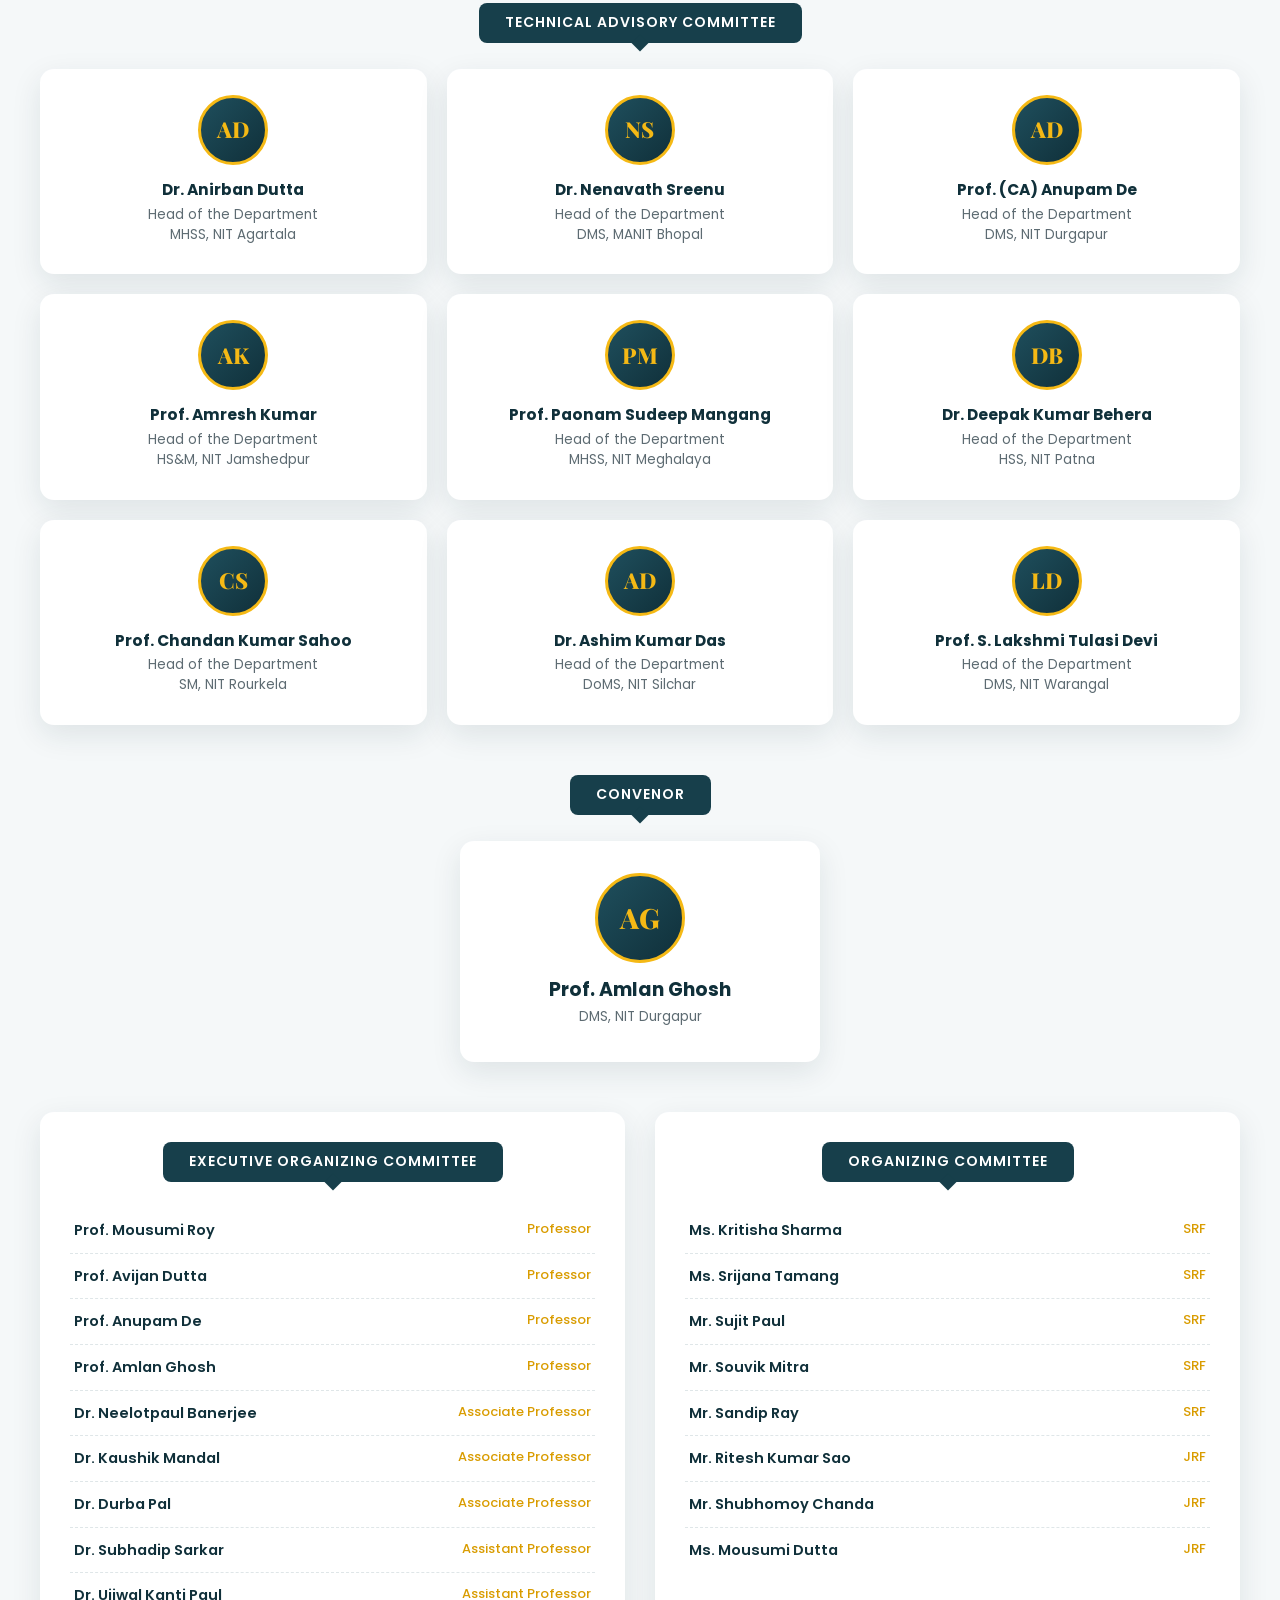
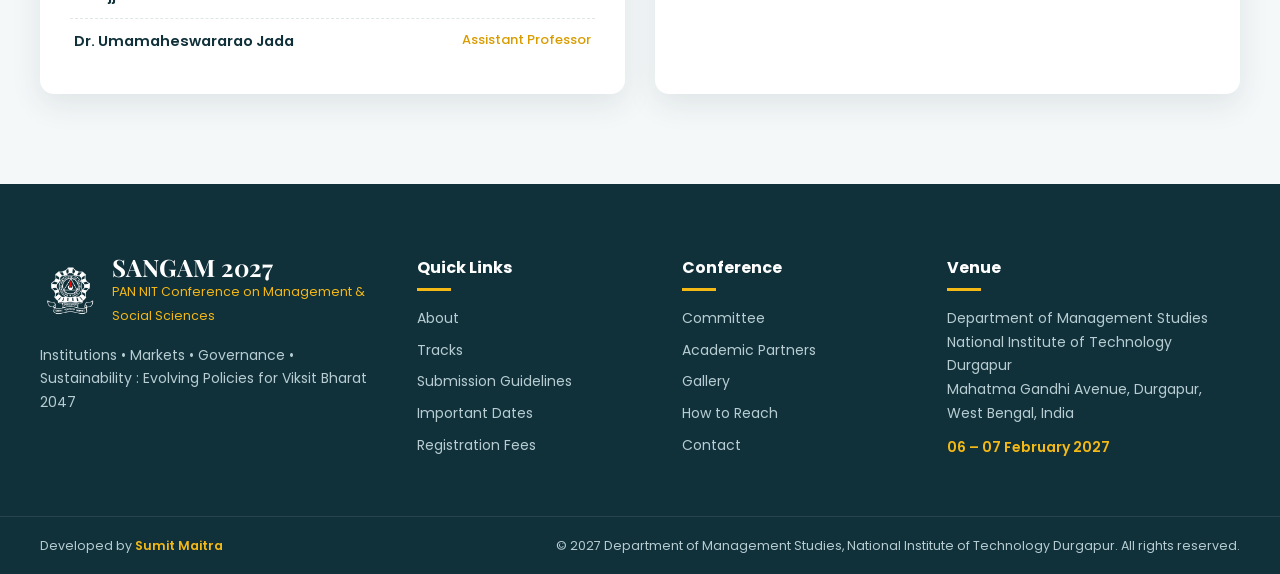
<file: committee.html>
<!DOCTYPE html>
<html lang="en">
<head>
  <meta charset="UTF-8">
  <meta name="viewport" content="width=device-width, initial-scale=1.0">
  <title>Committee | SANGAM 2027</title>
  <meta name="description" content="Conference leadership and committees of SANGAM 2027.">
  <link rel="icon" type="image/png" href="assets/logos/nit-durgapur.png">
  <link rel="preconnect" href="https://fonts.googleapis.com">
  <link rel="preconnect" href="https://fonts.gstatic.com" crossorigin>
  <link href="https://fonts.googleapis.com/css2?family=Playfair+Display:wght@700;800;900&family=Poppins:wght@300;400;500;600;700&display=swap" rel="stylesheet">
  <link rel="stylesheet" href="css/style.css">
</head>
<body>

  <!-- ===== TOP BAR ===== -->
  <div class="topbar">
    <div class="container topbar-inner">
      <div class="topbar-left">
        <span><i class="ico ico-cal"></i>06 – 07 February 2027</span>
        <span class="hide-sm"><i class="ico ico-pin"></i>NIT Durgapur, West Bengal, India</span>
      </div>
      <div class="topbar-right">
        <a href="assets/docs/SANGAM-Brochure-2027.pdf" target="_blank" rel="noopener"><i class="ico ico-doc"></i>Brochure</a>
        <a href="venue.html" class="hide-sm"><i class="ico ico-route"></i>How to Reach</a>
      </div>
    </div>
  </div>

  <!-- ===== HEADER / NAV ===== -->
  <header class="header" id="header">
    <div class="container header-inner">
      <a href="index.html" class="brand">
        <img src="assets/logos/nit-durgapur.png" alt="NIT Durgapur logo">
        <div class="brand-text">
          <span class="brand-hi">राष्ट्रीय प्रौद्योगिकी संस्थान दुर्गापुर</span>
          <span class="brand-en">National Institute of Technology Durgapur</span>
          <span class="brand-sub">An Institute of National Importance under the Ministry of Education, Government of India</span>
        </div>
      </a>

      <nav class="nav" id="nav">
        <ul>
          <li><a href="index.html">Home</a></li>
          <li class="has-drop">
            <a href="about.html">About <span class="caret"></span></a>
            <ul class="drop">
              <li><a href="about.html">The Conference</a></li>
              <li><a href="about.html#nitdgp">About NIT Durgapur</a></li>
              <li><a href="about.html#dms">About DMS</a></li>
              <li><a href="gallery.html">Gallery</a></li>
            </ul>
          </li>
          <li class="has-drop">
            <a href="tracks.html">Call for Papers <span class="caret"></span></a>
            <ul class="drop">
              <li><a href="tracks.html">Conference Tracks</a></li>
              <li><a href="submission.html">Submission Guidelines</a></li>
              <li><a href="https://forms.gle/mXyWNmWkprkiNCEAA" target="_blank" rel="noopener">Submit Paper ↗</a></li>
            </ul>
          </li>
          <li><a href="dates.html">Dates</a></li>
          <li><a href="registration.html">Registration</a></li>
          <li><a href="committee.html" class="active">Committee</a></li>
          <li><a href="partners.html">Partners</a></li>
          <li><a href="venue.html">Venue</a></li>
          <li><a href="contact.html">Contact</a></li>
        </ul>
        <a href="https://forms.gle/mXyWNmWkprkiNCEAA" target="_blank" rel="noopener" class="btn btn-gold nav-cta">Submit Paper</a>
      </nav>

      <button class="burger" id="burger" aria-label="Toggle menu" aria-expanded="false">
        <span></span><span></span><span></span>
      </button>
    </div>
  </header>

  <!-- ===== PAGE BANNER ===== -->
  <section class="page-banner" style="background-image:url('assets/photos/dsc_8045.jpg')">
    <div class="container">
      <nav class="crumbs" aria-label="Breadcrumb"><a href="index.html">Home</a><span>/</span><span>Committee</span></nav>
      <h1>Committee</h1>
      <p>Conference Leadership &amp; Programme</p>
    </div>
  </section>

  <!-- ===== COMMITTEE ===== -->
  <section class="section committee" id="committee">
    <div class="container">
      <div class="section-head reveal">
        <span class="eyebrow">People</span>
        <h2>Conference Leadership &amp; Programme</h2>
      </div>

      <div class="cm-block reveal">
        <div class="cm-tag">Chief-Patron</div>
        <div class="person-card big">
          <div class="avatar">AC</div>
          <h4>Prof. Arvind Choubey</h4>
          <p>Director, NIT Durgapur</p>
        </div>
      </div>

      <div class="cm-block reveal">
        <div class="cm-tag">Patrons</div>
        <div class="people-grid four">
          <div class="person-card"><div class="avatar">SP</div><h4>Prof. Sarat Kumar Patra</h4><p>Director, NIT Agartala</p></div>
          <div class="person-card"><div class="avatar">GS</div><h4>Prof. Goutam Sutradhar</h4><p>Director, NIT Jamshedpur</p></div>
          <div class="person-card"><div class="avatar">PM</div><h4>Prof. Pinakeswar Mahanta</h4><p>Director, NIT Meghalaya</p></div>
          <div class="person-card"><div class="avatar">PJ</div><h4>Prof. Pradip Kumar Jain</h4><p>Director, NIT Patna</p></div>
          <div class="person-card"><div class="avatar">KR</div><h4>Prof. K. Umamaheshwar Rao</h4><p>Director, NIT Rourkela</p></div>
          <div class="person-card"><div class="avatar">DB</div><h4>Prof. Dilip Kumar Baidya</h4><p>Director, NIT Silchar</p></div>
          <div class="person-card"><div class="avatar">BS</div><h4>Prof. Bidyadhar Subudhi</h4><p>Director, NIT Warangal</p></div>
          <div class="person-card"><div class="avatar">KS</div><h4>Dr. Karunesh Kumar Shukla</h4><p>Director, MANIT Bhopal</p></div>
        </div>
      </div>

      <div class="cm-block reveal">
        <div class="cm-tag">Technical Advisory Committee</div>
        <div class="people-grid three">
          <div class="person-card"><div class="avatar">AD</div><h4>Dr. Anirban Dutta</h4><p>Head of the Department<br>MHSS, NIT Agartala</p></div>
          <div class="person-card"><div class="avatar">NS</div><h4>Dr. Nenavath Sreenu</h4><p>Head of the Department<br>DMS, MANIT Bhopal</p></div>
          <div class="person-card"><div class="avatar">AD</div><h4>Prof. (CA) Anupam De</h4><p>Head of the Department<br>DMS, NIT Durgapur</p></div>
          <div class="person-card"><div class="avatar">AK</div><h4>Prof. Amresh Kumar</h4><p>Head of the Department<br>HS&amp;M, NIT Jamshedpur</p></div>
          <div class="person-card"><div class="avatar">PM</div><h4>Prof. Paonam Sudeep Mangang</h4><p>Head of the Department<br>MHSS, NIT Meghalaya</p></div>
          <div class="person-card"><div class="avatar">DB</div><h4>Dr. Deepak Kumar Behera</h4><p>Head of the Department<br>HSS, NIT Patna</p></div>
          <div class="person-card"><div class="avatar">CS</div><h4>Prof. Chandan Kumar Sahoo</h4><p>Head of the Department<br>SM, NIT Rourkela</p></div>
          <div class="person-card"><div class="avatar">AD</div><h4>Dr. Ashim Kumar Das</h4><p>Head of the Department<br>DoMS, NIT Silchar</p></div>
          <div class="person-card"><div class="avatar">LD</div><h4>Prof. S. Lakshmi Tulasi Devi</h4><p>Head of the Department<br>DMS, NIT Warangal</p></div>
        </div>
      </div>

      <div class="cm-block reveal">
        <div class="cm-tag">Convenor</div>
        <div class="person-card big">
          <div class="avatar">AG</div>
          <h4>Prof. Amlan Ghosh</h4>
          <p>DMS, NIT Durgapur</p>
        </div>
      </div>

      <div class="cm-row">
        <div class="cm-block reveal">
          <div class="cm-tag">Executive Organizing Committee</div>
          <ul class="name-list">
            <li><strong>Prof. Mousumi Roy</strong><span>Professor</span></li>
            <li><strong>Prof. Avijan Dutta</strong><span>Professor</span></li>
            <li><strong>Prof. Anupam De</strong><span>Professor</span></li>
            <li><strong>Prof. Amlan Ghosh</strong><span>Professor</span></li>
            <li><strong>Dr. Neelotpaul Banerjee</strong><span>Associate Professor</span></li>
            <li><strong>Dr. Kaushik Mandal</strong><span>Associate Professor</span></li>
            <li><strong>Dr. Durba Pal</strong><span>Associate Professor</span></li>
            <li><strong>Dr. Subhadip Sarkar</strong><span>Assistant Professor</span></li>
            <li><strong>Dr. Ujjwal Kanti Paul</strong><span>Assistant Professor</span></li>
            <li><strong>Dr. Umamaheswararao Jada</strong><span>Assistant Professor</span></li>
          </ul>
        </div>
        <div class="cm-block reveal">
          <div class="cm-tag">Organizing Committee</div>
          <ul class="name-list">
            <li><strong>Ms. Kritisha Sharma</strong><span>SRF</span></li>
            <li><strong>Ms. Srijana Tamang</strong><span>SRF</span></li>
            <li><strong>Mr. Sujit Paul</strong><span>SRF</span></li>
            <li><strong>Mr. Souvik Mitra</strong><span>SRF</span></li>
            <li><strong>Mr. Sandip Ray</strong><span>SRF</span></li>
            <li><strong>Mr. Ritesh Kumar Sao</strong><span>JRF</span></li>
            <li><strong>Mr. Shubhomoy Chanda</strong><span>JRF</span></li>
            <li><strong>Ms. Mousumi Dutta</strong><span>JRF</span></li>
          </ul>
        </div>
      </div>
    </div>
  </section>

  <!-- ===== FOOTER ===== -->
  <footer class="footer">
    <div class="container footer-grid">
      <div>
        <div class="f-brand">
          <img src="assets/logos/nit-durgapur-hd.png" alt="NIT Durgapur logo">
          <div>
            <strong>SANGAM 2027</strong>
            <span>PAN NIT Conference on Management &amp; Social Sciences</span>
          </div>
        </div>
        <p>Institutions • Markets • Governance • Sustainability : Evolving Policies for Viksit Bharat 2047</p>
      </div>
      <div>
        <h4>Quick Links</h4>
        <ul>
          <li><a href="about.html">About</a></li>
          <li><a href="tracks.html">Tracks</a></li>
          <li><a href="submission.html">Submission Guidelines</a></li>
          <li><a href="dates.html">Important Dates</a></li>
          <li><a href="registration.html">Registration Fees</a></li>
        </ul>
      </div>
      <div>
        <h4>Conference</h4>
        <ul>
          <li><a href="committee.html">Committee</a></li>
          <li><a href="partners.html">Academic Partners</a></li>
          <li><a href="gallery.html">Gallery</a></li>
          <li><a href="venue.html">How to Reach</a></li>
          <li><a href="contact.html">Contact</a></li>
        </ul>
      </div>
      <div>
        <h4>Venue</h4>
        <p>Department of Management Studies<br>National Institute of Technology Durgapur<br>Mahatma Gandhi Avenue, Durgapur, West Bengal, India</p>
        <p class="f-date">06 – 07 February 2027</p>
      </div>
    </div>
    <div class="footer-bottom">
      <div class="container">
        <span>Developed by <a href="https://github.com/SumitMaitra" target="_blank" rel="noopener" class="dev-credit">Sumit Maitra</a></span>
        <span>© 2027 Department of Management Studies, National Institute of Technology Durgapur. All rights reserved.</span>
      </div>
    </div>
  </footer>

  <button class="to-top" id="toTop" aria-label="Back to top">↑</button>
  <div class="toast" id="toast">Copied!</div>

  <script src="js/main.js"></script>

</body>
</html>
</file>
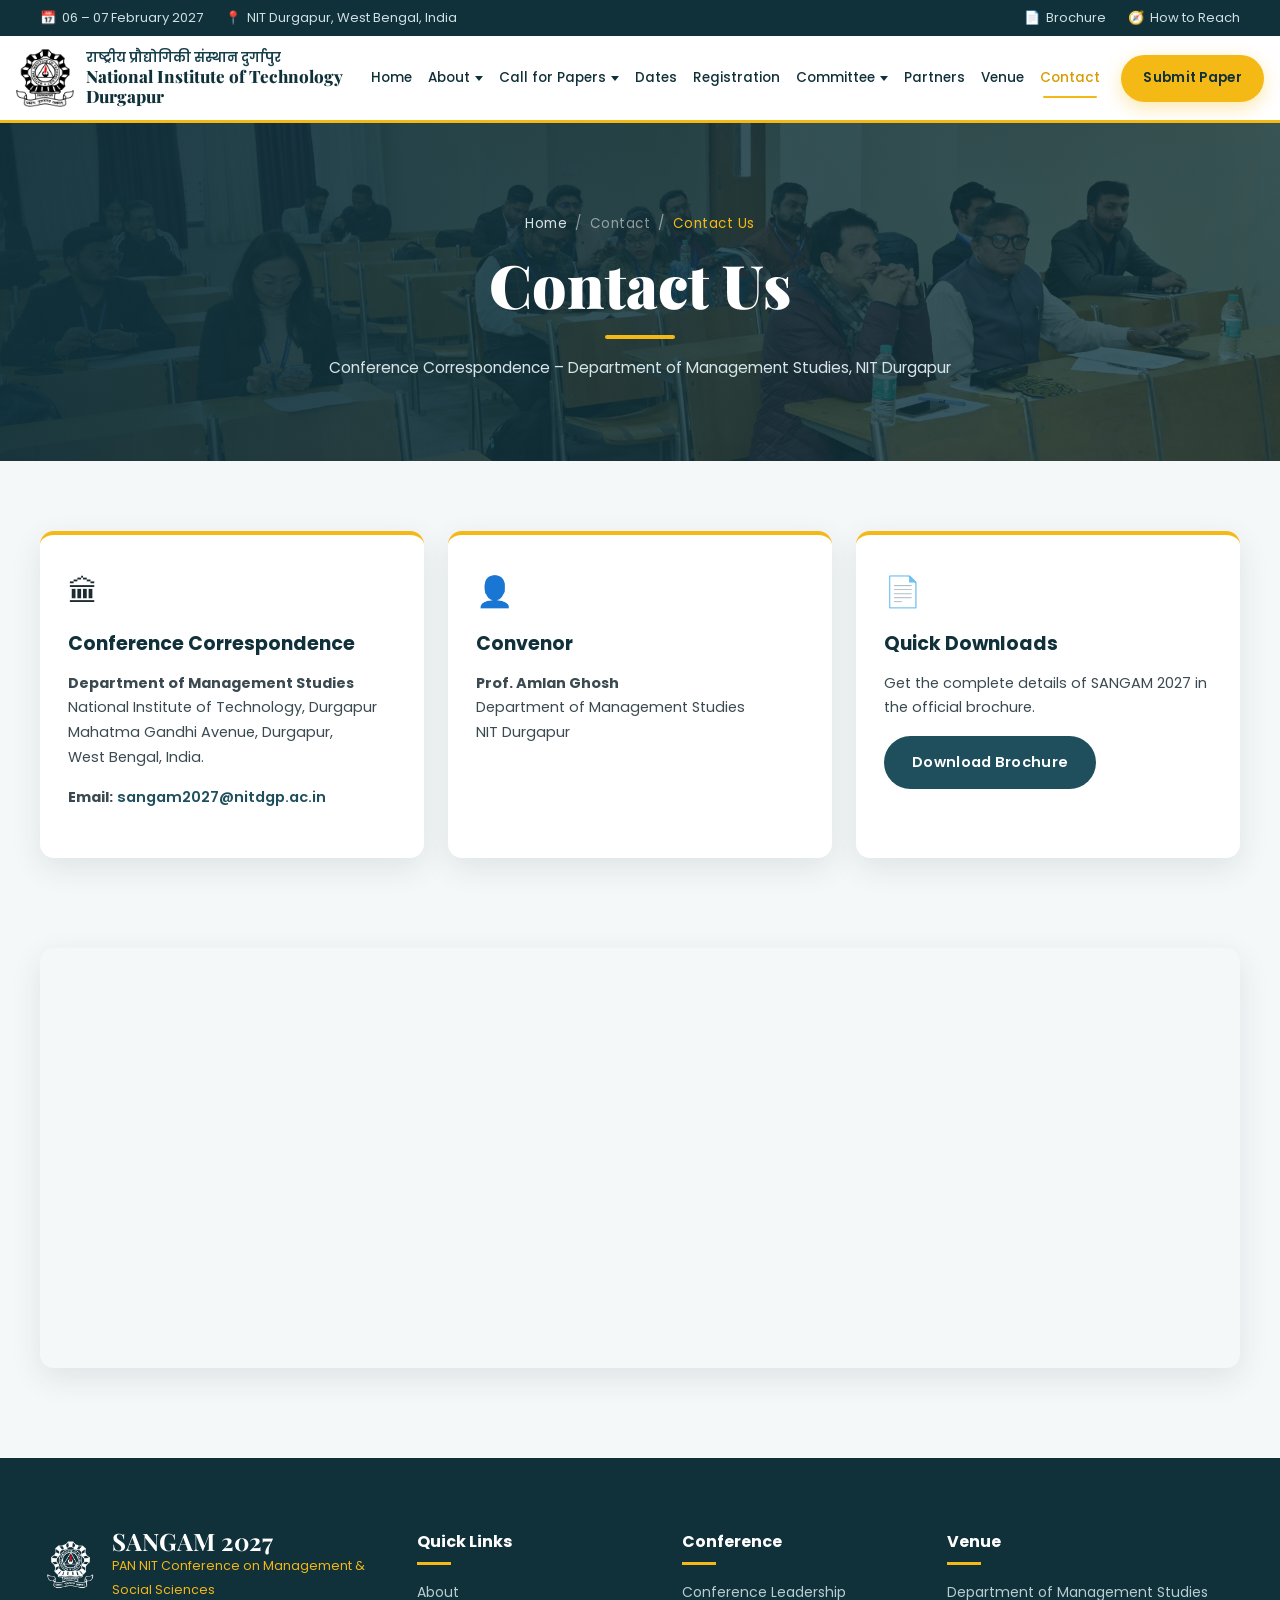
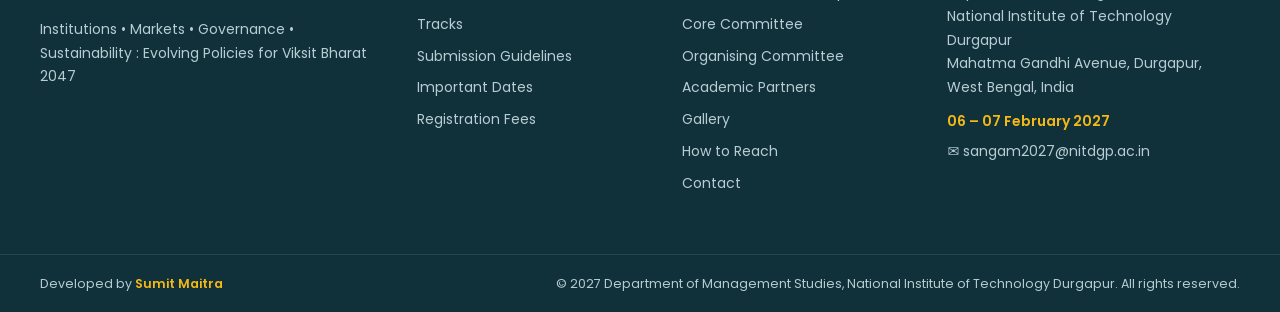
<file: contact.html>
<!DOCTYPE html>
<html lang="en">
<head>
  <meta charset="UTF-8">
  <meta name="viewport" content="width=device-width, initial-scale=1.0">
  <title>Contact | SANGAM 2027</title>
  <meta name="description" content="Contact the SANGAM 2027 conference team.">
  <link rel="icon" type="image/png" href="assets/logos/nit-durgapur.png">
  <link rel="preconnect" href="https://fonts.googleapis.com">
  <link rel="preconnect" href="https://fonts.gstatic.com" crossorigin>
  <link href="https://fonts.googleapis.com/css2?family=Playfair+Display:wght@700;800;900&family=Poppins:wght@300;400;500;600;700&display=swap" rel="stylesheet">
  <link rel="stylesheet" href="css/style.css">
</head>
<body>

  <!-- ===== TOP BAR ===== -->
  <div class="topbar">
    <div class="container topbar-inner">
      <div class="topbar-left">
        <span><i class="ico ico-cal"></i>06 – 07 February 2027</span>
        <span class="hide-sm"><i class="ico ico-pin"></i>NIT Durgapur, West Bengal, India</span>
      </div>
      <div class="topbar-right">
        <a href="assets/docs/SANGAM-Brochure-2027.pdf" target="_blank" rel="noopener"><i class="ico ico-doc"></i>Brochure</a>
        <a href="venue.html" class="hide-sm"><i class="ico ico-route"></i>How to Reach</a>
      </div>
    </div>
  </div>

  <!-- ===== HEADER / NAV ===== -->
  <header class="header" id="header">
    <div class="container header-inner">
      <a href="index.html" class="brand">
        <img src="assets/logos/nit-durgapur.png" alt="NIT Durgapur logo">
        <div class="brand-text">
          <span class="brand-hi">राष्ट्रीय प्रौद्योगिकी संस्थान दुर्गापुर</span>
          <span class="brand-en">National Institute of Technology Durgapur</span>
          <span class="brand-sub">An Institute of National Importance under the Ministry of Education, Government of India</span>
        </div>
      </a>

      <nav class="nav" id="nav">
        <ul>
          <li><a href="index.html">Home</a></li>
          <li class="has-drop">
            <a href="about.html">About <span class="caret"></span></a>
            <ul class="drop">
              <li><a href="about.html">The Conference</a></li>
              <li><a href="about.html#nitdgp">About NIT Durgapur</a></li>
              <li><a href="about.html#dms">About DMS</a></li>
              <li><a href="gallery.html">Gallery</a></li>
            </ul>
          </li>
          <li class="has-drop">
            <a href="tracks.html">Call for Papers <span class="caret"></span></a>
            <ul class="drop">
              <li><a href="tracks.html">Conference Tracks</a></li>
              <li><a href="submission.html">Submission Guidelines</a></li>
              <li><a href="https://forms.gle/mXyWNmWkprkiNCEAA" target="_blank" rel="noopener">Submit Paper ↗</a></li>
            </ul>
          </li>
          <li><a href="dates.html">Dates</a></li>
          <li><a href="registration.html">Registration</a></li>
          <li class="has-drop">
            <a href="leadership.html">Committee <span class="caret"></span></a>
            <ul class="drop">
              <li><a href="leadership.html">Conference Leadership</a></li>
              <li><a href="core-committee.html">Core Committee</a></li>
              <li><a href="organising-committee.html">Organising Committee</a></li>
            </ul>
          </li>
          <li><a href="partners.html">Partners</a></li>
          <li><a href="venue.html">Venue</a></li>
          <li><a href="contact.html" class="active">Contact</a></li>
        </ul>
        <a href="https://forms.gle/mXyWNmWkprkiNCEAA" target="_blank" rel="noopener" class="btn btn-gold nav-cta">Submit Paper</a>
      </nav>

      <button class="burger" id="burger" aria-label="Toggle menu" aria-expanded="false">
        <span></span><span></span><span></span>
      </button>
    </div>
  </header>

  <!-- ===== PAGE BANNER ===== -->
  <section class="page-banner" style="background-image:url('assets/photos/dsc_8313.jpg')">
    <div class="container">
      <nav class="crumbs" aria-label="Breadcrumb"><a href="index.html">Home</a><span>/</span><span>Contact</span><span>/</span><span>Contact Us</span></nav>
      <h1>Contact Us</h1>
      <p>Conference Correspondence – Department of Management Studies, NIT Durgapur</p>
    </div>
  </section>

  <!-- ===== CONTACT ===== -->
  <section class="section contact" id="contact">
    <div class="container contact-grid">
      <div class="contact-card reveal">
        <div class="c-ico">🏛</div>
        <h3>Conference Correspondence</h3>
        <p><strong>Department of Management Studies</strong><br>
          National Institute of Technology, Durgapur<br>
          Mahatma Gandhi Avenue, Durgapur,<br>
          West Bengal, India.</p>
        <p><strong>Email:</strong> <a href="mailto:sangam2027@nitdgp.ac.in" class="c-mail">sangam2027@nitdgp.ac.in</a></p>
      </div>
      <div class="contact-card reveal">
        <div class="c-ico">👤</div>
        <h3>Convenor</h3>
        <p><strong>Prof. Amlan Ghosh</strong><br>
          Department of Management Studies<br>
          NIT Durgapur</p>
      </div>
      <div class="contact-card reveal">
        <div class="c-ico">📄</div>
        <h3>Quick Downloads</h3>
        <p>Get the complete details of SANGAM 2027 in the official brochure.</p>
        <a href="assets/docs/SANGAM-Brochure-2027.pdf" target="_blank" rel="noopener" class="btn btn-teal">Download Brochure</a>
      </div>
    </div>
  </section>

  <!-- ===== CONTACT: MAP ===== -->
  <section class="section contact-map">
    <div class="container">
      <div class="map reveal">
        <iframe title="Map of NIT Durgapur" src="https://maps.google.com/maps?q=National%20Institute%20of%20Technology%20Durgapur&t=&z=14&ie=UTF8&iwloc=&output=embed" loading="lazy" referrerpolicy="no-referrer-when-downgrade"></iframe>
      </div>
    </div>
  </section>

  <!-- ===== FOOTER ===== -->
  <footer class="footer">
    <div class="container footer-grid">
      <div>
        <div class="f-brand">
          <img src="assets/logos/nit-durgapur-hd.png" alt="NIT Durgapur logo">
          <div>
            <strong>SANGAM 2027</strong>
            <span>PAN NIT Conference on Management &amp; Social Sciences</span>
          </div>
        </div>
        <p>Institutions • Markets • Governance • Sustainability : Evolving Policies for Viksit Bharat 2047</p>
      </div>
      <div>
        <h4>Quick Links</h4>
        <ul>
          <li><a href="about.html">About</a></li>
          <li><a href="tracks.html">Tracks</a></li>
          <li><a href="submission.html">Submission Guidelines</a></li>
          <li><a href="dates.html">Important Dates</a></li>
          <li><a href="registration.html">Registration Fees</a></li>
        </ul>
      </div>
      <div>
        <h4>Conference</h4>
        <ul>
          <li><a href="leadership.html">Conference Leadership</a></li>
          <li><a href="core-committee.html">Core Committee</a></li>
          <li><a href="organising-committee.html">Organising Committee</a></li>
          <li><a href="partners.html">Academic Partners</a></li>
          <li><a href="gallery.html">Gallery</a></li>
          <li><a href="venue.html">How to Reach</a></li>
          <li><a href="contact.html">Contact</a></li>
        </ul>
      </div>
      <div>
        <h4>Venue</h4>
        <p>Department of Management Studies<br>National Institute of Technology Durgapur<br>Mahatma Gandhi Avenue, Durgapur, West Bengal, India</p>
        <p class="f-date">06 – 07 February 2027</p>
        <p class="f-mail"><a href="mailto:sangam2027@nitdgp.ac.in">sangam2027@nitdgp.ac.in</a></p>
      </div>
    </div>
    <div class="footer-bottom">
      <div class="container">
        <span>Developed by <a href="https://github.com/SumitMaitra" target="_blank" rel="noopener" class="dev-credit">Sumit Maitra</a></span>
        <span>© 2027 Department of Management Studies, National Institute of Technology Durgapur. All rights reserved.</span>
      </div>
    </div>
  </footer>

  <button class="to-top" id="toTop" aria-label="Back to top">↑</button>
  <div class="toast" id="toast">Copied!</div>

  <script src="js/main.js"></script>

</body>
</html>
</file>
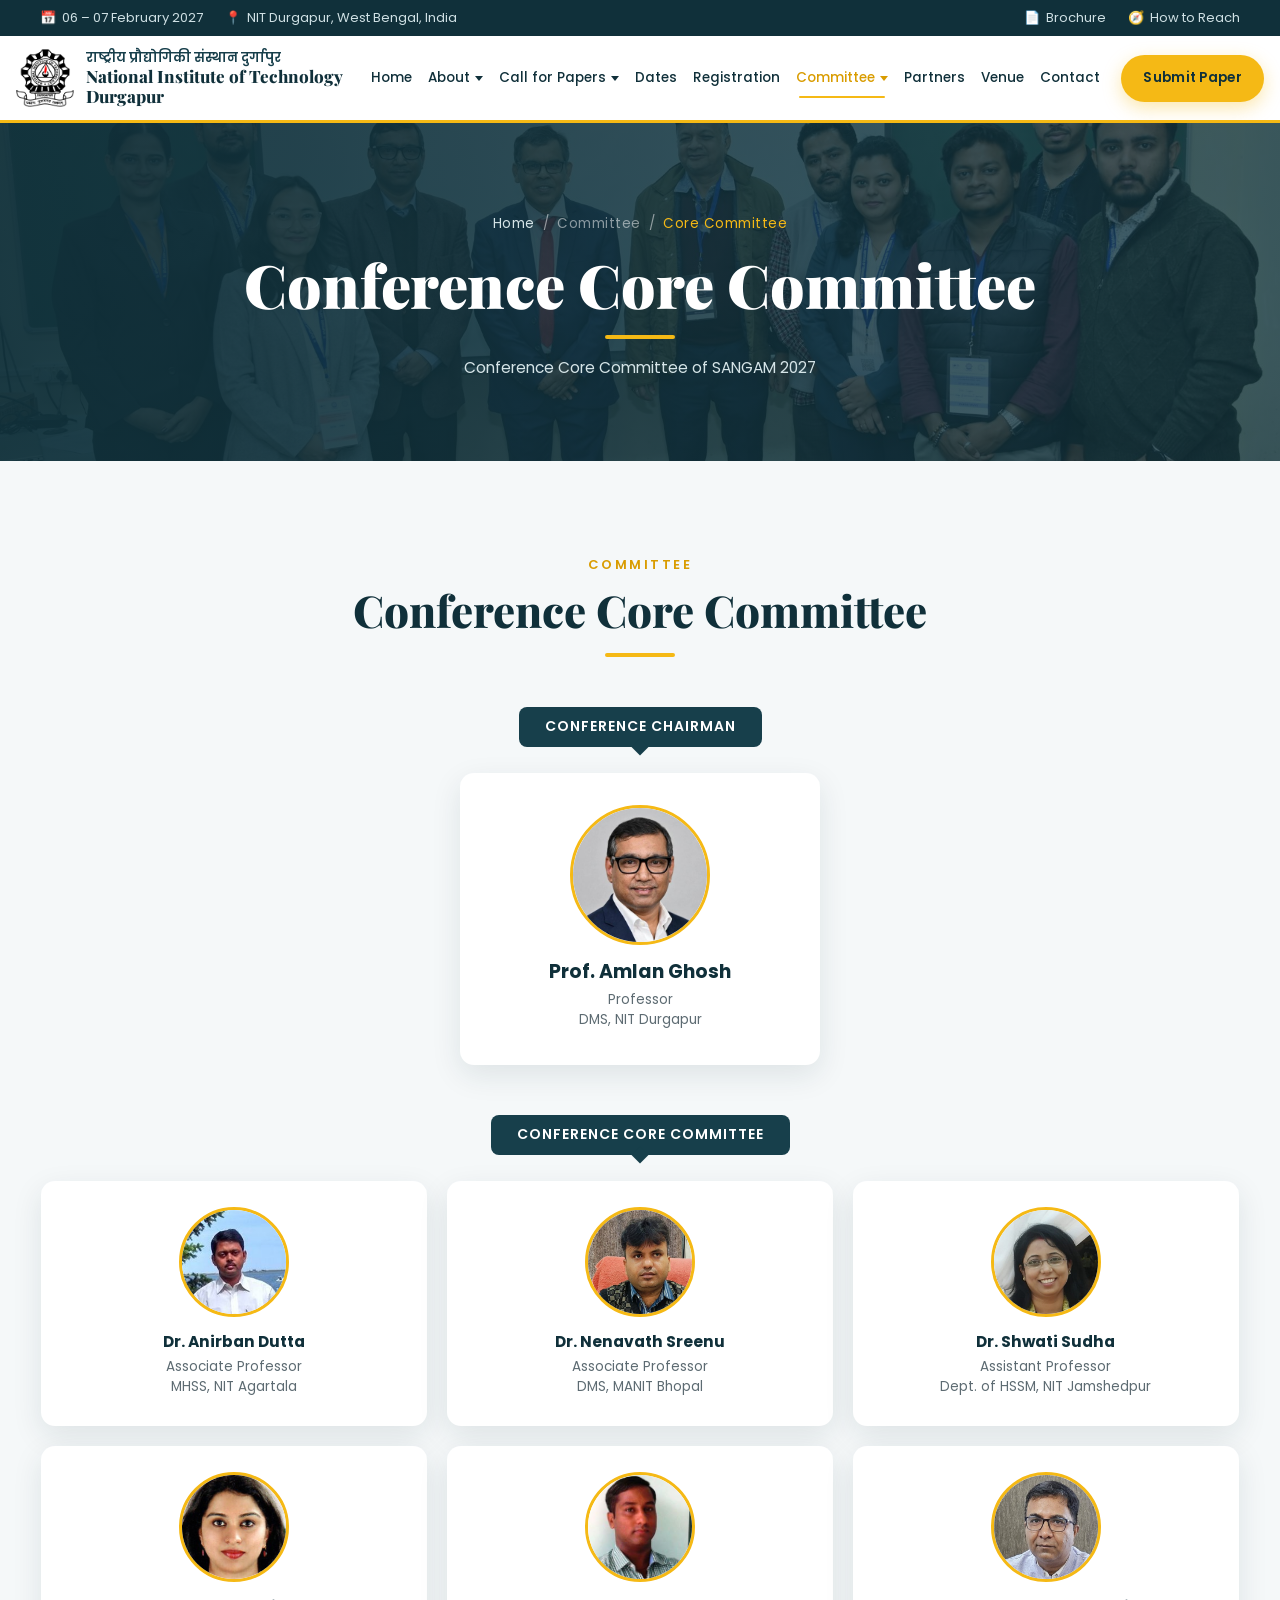
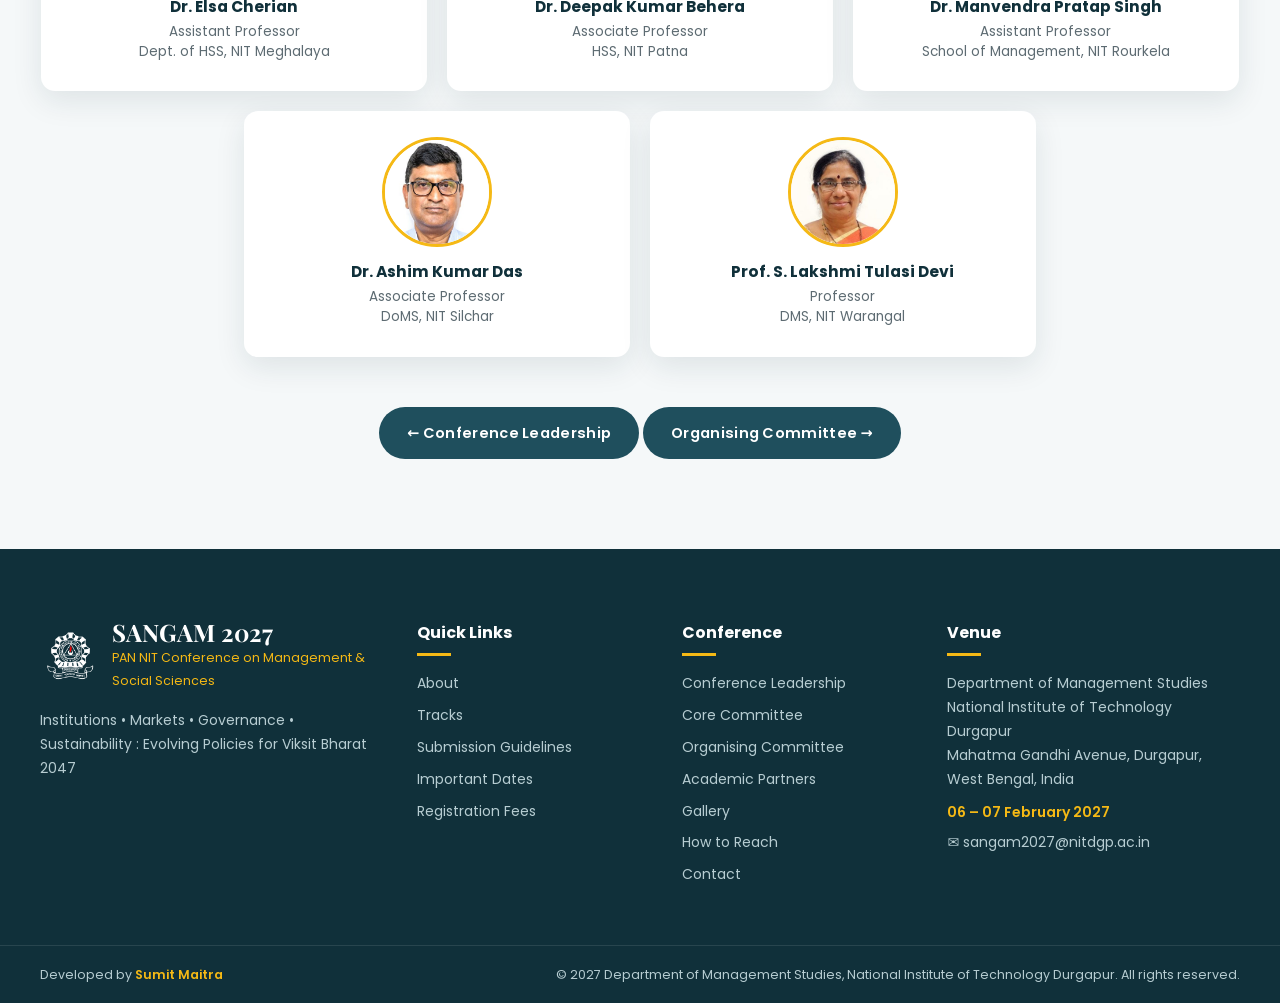
<file: core-committee.html>
<!DOCTYPE html>
<html lang="en">

<head>
  <meta charset="UTF-8">
  <meta name="viewport" content="width=device-width, initial-scale=1.0">
  <title>Conference Core Committee | SANGAM 2027</title>
  <meta name="description"
    content="Conference Core Committee of SANGAM 2027 – PAN NIT Conference on Management & Social Sciences.">
  <link rel="icon" type="image/png" href="assets/logos/nit-durgapur.png">
  <link rel="preconnect" href="https://fonts.googleapis.com">
  <link rel="preconnect" href="https://fonts.gstatic.com" crossorigin>
  <link
    href="https://fonts.googleapis.com/css2?family=Playfair+Display:wght@700;800;900&family=Poppins:wght@300;400;500;600;700&display=swap"
    rel="stylesheet">
  <link rel="stylesheet" href="css/style.css">
  <style>
    .person-card {
      transition: transform 0.45s cubic-bezier(0.34, 1.56, 0.64, 1), box-shadow 0.35s ease, border-color 0.35s ease;
    }

    .person-card:hover {
      transform: translateY(-8px);
      border-bottom-color: var(--gold);
      box-shadow: 0 16px 36px rgba(16, 48, 58, .15);
    }
  </style>
</head>

<body>

  <!-- ===== TOP BAR ===== -->
  <div class="topbar">
    <div class="container topbar-inner">
      <div class="topbar-left">
        <span><i class="ico ico-cal"></i>06 – 07 February 2027</span>
        <span class="hide-sm"><i class="ico ico-pin"></i>NIT Durgapur, West Bengal, India</span>
      </div>
      <div class="topbar-right">
        <a href="assets/docs/SANGAM-Brochure-2027.pdf" target="_blank" rel="noopener"><i
            class="ico ico-doc"></i>Brochure</a>
        <a href="venue.html" class="hide-sm"><i class="ico ico-route"></i>How to Reach</a>
      </div>
    </div>
  </div>

  <!-- ===== HEADER / NAV ===== -->
  <header class="header" id="header">
    <div class="container header-inner">
      <a href="index.html" class="brand">
        <img src="assets/logos/nit-durgapur.png" alt="NIT Durgapur logo">
        <div class="brand-text">
          <span class="brand-hi">राष्ट्रीय प्रौद्योगिकी संस्थान दुर्गापुर</span>
          <span class="brand-en">National Institute of Technology Durgapur</span>
          <span class="brand-sub">An Institute of National Importance under the Ministry of Education, Government of
            India</span>
        </div>
      </a>

      <nav class="nav" id="nav">
        <ul>
          <li><a href="index.html">Home</a></li>
          <li class="has-drop">
            <a href="about.html">About <span class="caret"></span></a>
            <ul class="drop">
              <li><a href="about.html">The Conference</a></li>
              <li><a href="about.html#nitdgp">About NIT Durgapur</a></li>
              <li><a href="about.html#dms">About DMS</a></li>
              <li><a href="gallery.html">Gallery</a></li>
            </ul>
          </li>
          <li class="has-drop">
            <a href="tracks.html">Call for Papers <span class="caret"></span></a>
            <ul class="drop">
              <li><a href="tracks.html">Conference Tracks</a></li>
              <li><a href="submission.html">Submission Guidelines</a></li>
              <li><a href="https://forms.gle/mXyWNmWkprkiNCEAA" target="_blank" rel="noopener">Submit Paper ↗</a></li>
            </ul>
          </li>
          <li><a href="dates.html">Dates</a></li>
          <li><a href="registration.html">Registration</a></li>
          <li class="has-drop">
            <a href="leadership.html" class="active">Committee <span class="caret"></span></a>
            <ul class="drop">
              <li><a href="leadership.html">Conference Leadership</a></li>
              <li><a href="core-committee.html">Core Committee</a></li>
              <li><a href="organising-committee.html">Organising Committee</a></li>
            </ul>
          </li>
          <li><a href="partners.html">Partners</a></li>
          <li><a href="venue.html">Venue</a></li>
          <li><a href="contact.html">Contact</a></li>
        </ul>
        <a href="https://forms.gle/mXyWNmWkprkiNCEAA" target="_blank" rel="noopener" class="btn btn-gold nav-cta">Submit
          Paper</a>
      </nav>

      <button class="burger" id="burger" aria-label="Toggle menu" aria-expanded="false">
        <span></span><span></span><span></span>
      </button>
    </div>
  </header>

  <!-- ===== PAGE BANNER ===== -->
  <section class="page-banner" style="background-image:url('assets/photos/dsc_8122.jpg')">
    <div class="container">
      <nav class="crumbs" aria-label="Breadcrumb"><a
          href="index.html">Home</a><span>/</span><span>Committee</span><span>/</span><span>Core Committee</span></nav>
      <h1>Conference Core Committee</h1>
      <p>Conference Core Committee of SANGAM 2027</p>
    </div>
  </section>

  <!-- ===== COMMITTEE ===== -->
  <section class="section committee" id="committee">
    <div class="container">
      <div class="section-head reveal">
        <span class="eyebrow">Committee</span>
        <h2>Conference Core Committee</h2>
      </div>

      <div class="cm-block reveal">
        <div class="cm-tag">Conference Chairman</div>
        <div class="person-card big">
          <div class="avatar"><img src="assets/people/amlan-ghosh.jpg" alt="Prof. Amlan Ghosh" loading="lazy"></div>
          <h4>Prof. Amlan Ghosh</h4>
          <p>Professor<br>DMS, NIT Durgapur</p>
        </div>
      </div>

      <div class="cm-block reveal">
        <div class="cm-tag">Conference Core Committee</div>
        <div class="people-grid centered">
          <div class="person-card">
            <div class="avatar"><img src="assets/people/anirban-dutta.jpg" alt="Dr. Anirban Dutta" loading="lazy"></div>
            <h4>Dr. Anirban Dutta</h4>
            <p>Associate Professor<br>MHSS, NIT Agartala</p>
          </div>
          <div class="person-card">
            <div class="avatar"><img src="assets/people/nenavath-sreenu.jpg" alt="Dr. Nenavath Sreenu" loading="lazy"></div>
            <h4>Dr. Nenavath Sreenu</h4>
            <p>Associate Professor<br>DMS, MANIT Bhopal</p>
          </div>
          <div class="person-card">
            <div class="avatar"><img src="assets/people/shwati-sudha.jpg" alt="Dr. Shwati Sudha" loading="lazy"></div>
            <h4>Dr. Shwati Sudha</h4>
            <p>Assistant Professor<br>Dept. of HSSM, NIT Jamshedpur</p>
          </div>
          <div class="person-card">
            <div class="avatar"><img src="assets/people/elsa-cherian.jpg" alt="Dr. Elsa Cherian" loading="lazy"></div>
            <h4>Dr. Elsa Cherian</h4>
            <p>Assistant Professor<br>Dept. of HSS, NIT Meghalaya</p>
          </div>
          <div class="person-card">
            <div class="avatar"><img src="assets/people/deepak-kumar-behera.jpg" alt="Dr. Deepak Kumar Behera" loading="lazy"></div>
            <h4>Dr. Deepak Kumar Behera</h4>
            <p>Associate Professor<br>HSS, NIT Patna</p>
          </div>
          <div class="person-card">
            <div class="avatar"><img src="assets/people/manvendra-pratap-singh.jpg" alt="Dr. Manvendra Pratap Singh" loading="lazy"></div>
            <h4>Dr. Manvendra Pratap Singh</h4>
            <p>Assistant Professor<br>School of Management, NIT Rourkela</p>
          </div>
          <div class="person-card">
            <div class="avatar"><img src="assets/people/ashim-kumar-das.jpg" alt="Dr. Ashim Kumar Das" loading="lazy"></div>
            <h4>Dr. Ashim Kumar Das</h4>
            <p>Associate Professor<br>DoMS, NIT Silchar</p>
          </div>
          <div class="person-card">
            <div class="avatar"><img src="assets/people/lakshmi-tulasi-devi.jpg" alt="Prof. S. Lakshmi Tulasi Devi" loading="lazy"></div>
            <h4>Prof. S. Lakshmi Tulasi Devi</h4>
            <p>Professor<br>DMS, NIT Warangal</p>
          </div>
        </div>
      </div>

      <div class="center-btn reveal">
        <a href="leadership.html" class="btn btn-teal">← Conference Leadership</a>
        <a href="organising-committee.html" class="btn btn-teal">Organising Committee →</a>
      </div>
    </div>
  </section>

  <!-- ===== FOOTER ===== -->
  <footer class="footer">
    <div class="container footer-grid">
      <div>
        <div class="f-brand">
          <img src="assets/logos/nit-durgapur-hd.png" alt="NIT Durgapur logo">
          <div>
            <strong>SANGAM 2027</strong>
            <span>PAN NIT Conference on Management &amp; Social Sciences</span>
          </div>
        </div>
        <p>Institutions • Markets • Governance • Sustainability : Evolving Policies for Viksit Bharat 2047</p>
      </div>
      <div>
        <h4>Quick Links</h4>
        <ul>
          <li><a href="about.html">About</a></li>
          <li><a href="tracks.html">Tracks</a></li>
          <li><a href="submission.html">Submission Guidelines</a></li>
          <li><a href="dates.html">Important Dates</a></li>
          <li><a href="registration.html">Registration Fees</a></li>
        </ul>
      </div>
      <div>
        <h4>Conference</h4>
        <ul>
          <li><a href="leadership.html">Conference Leadership</a></li>
          <li><a href="core-committee.html">Core Committee</a></li>
          <li><a href="organising-committee.html">Organising Committee</a></li>
          <li><a href="partners.html">Academic Partners</a></li>
          <li><a href="gallery.html">Gallery</a></li>
          <li><a href="venue.html">How to Reach</a></li>
          <li><a href="contact.html">Contact</a></li>
        </ul>
      </div>
      <div>
        <h4>Venue</h4>
        <p>Department of Management Studies<br>National Institute of Technology Durgapur<br>Mahatma Gandhi Avenue,
          Durgapur, West Bengal, India</p>
        <p class="f-date">06 – 07 February 2027</p>
        <p class="f-mail"><a href="mailto:sangam2027@nitdgp.ac.in">sangam2027@nitdgp.ac.in</a></p>
      </div>
    </div>
    <div class="footer-bottom">
      <div class="container">
        <span>Developed by <a href="https://github.com/SumitMaitra" target="_blank" rel="noopener"
            class="dev-credit">Sumit Maitra</a></span>
        <span>© 2027 Department of Management Studies, National Institute of Technology Durgapur. All rights
          reserved.</span>
      </div>
    </div>
  </footer>

  <button class="to-top" id="toTop" aria-label="Back to top">↑</button>
  <div class="toast" id="toast">Copied!</div>

  <script src="js/main.js"></script>

</body>

</html>
</file>
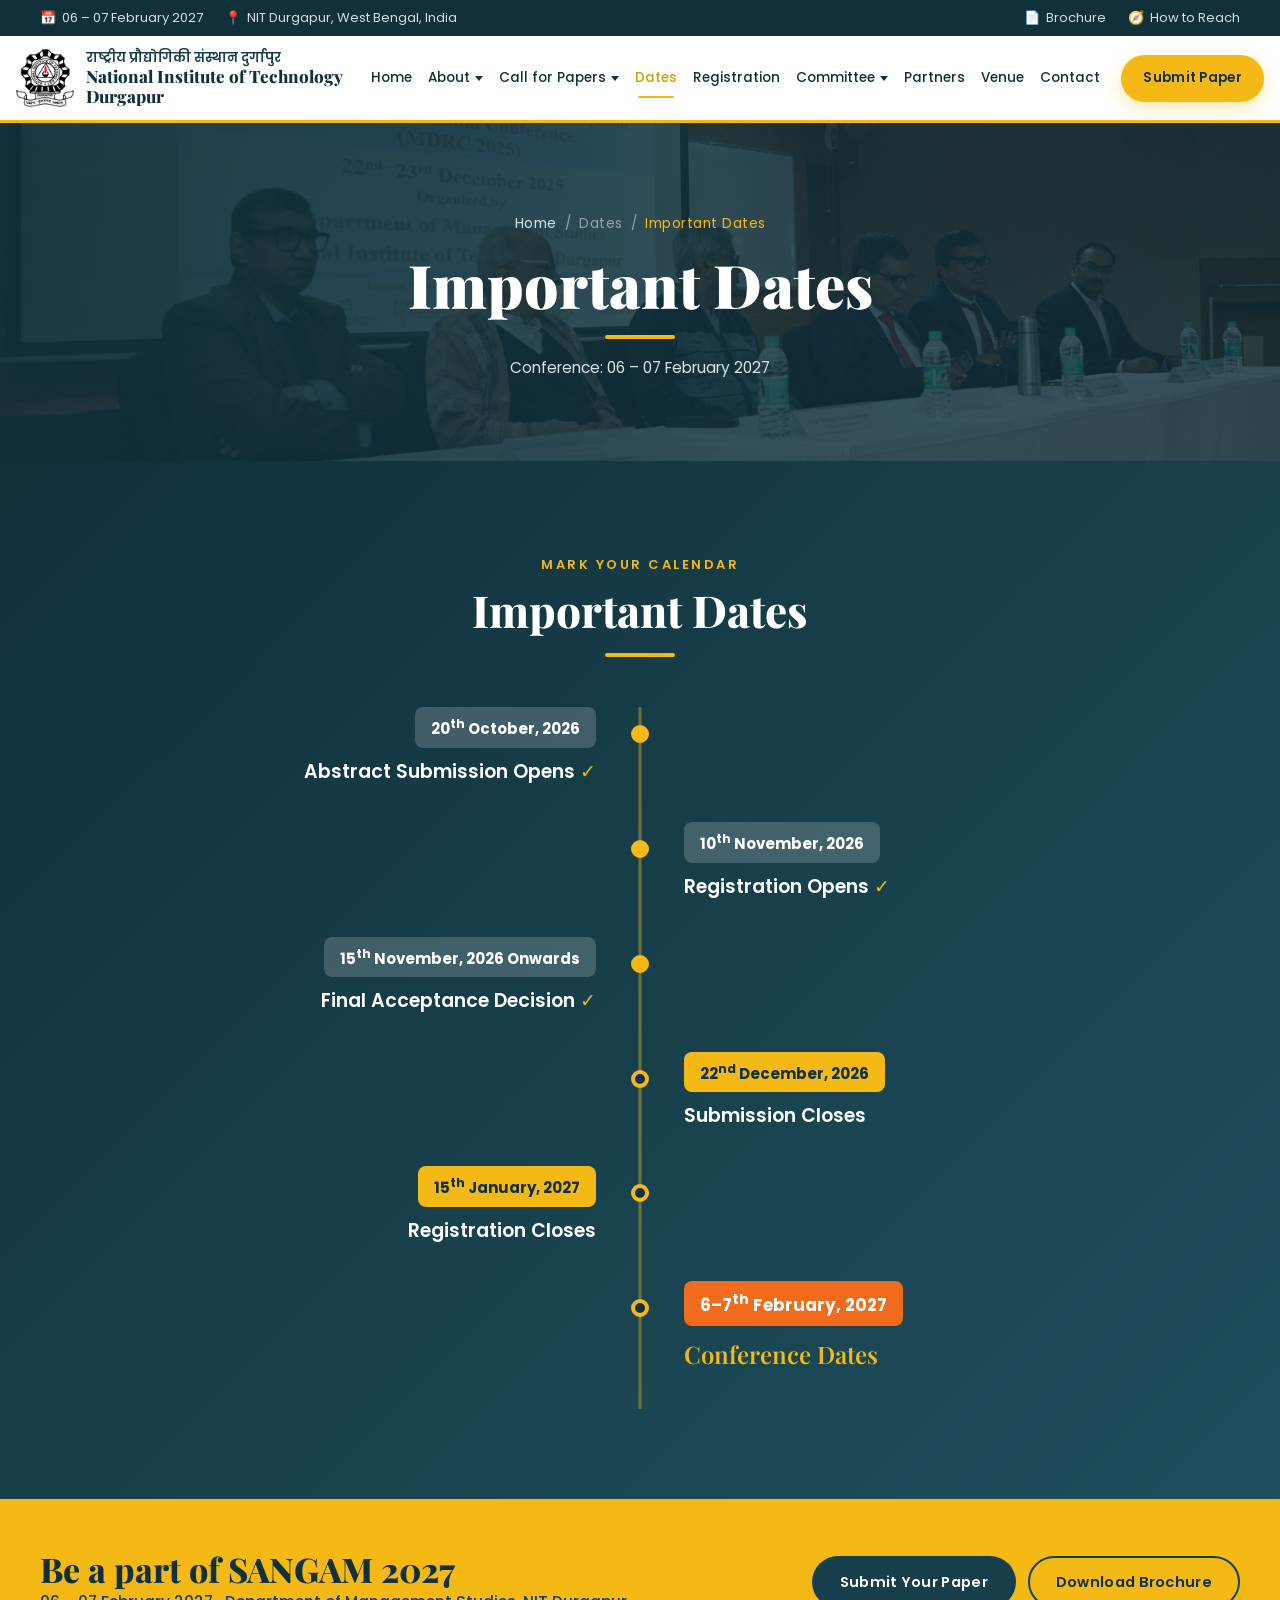
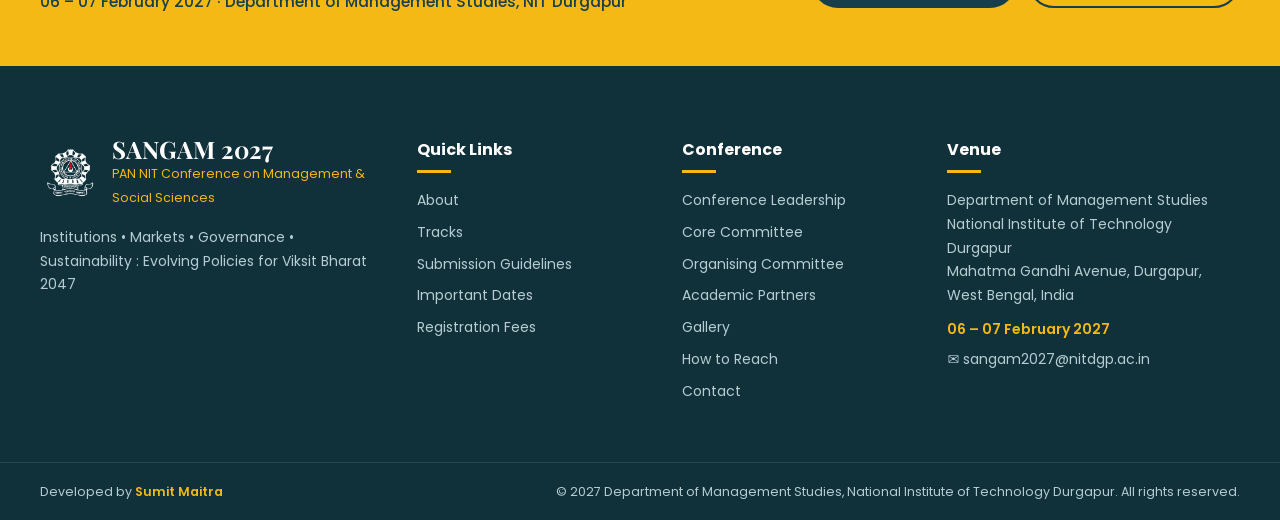
<file: dates.html>
<!DOCTYPE html>
<html lang="en">
<head>
  <meta charset="UTF-8">
  <meta name="viewport" content="width=device-width, initial-scale=1.0">
  <title>Important Dates | SANGAM 2027</title>
  <meta name="description" content="Important dates for SANGAM 2027.">
  <link rel="icon" type="image/png" href="assets/logos/nit-durgapur.png">
  <link rel="preconnect" href="https://fonts.googleapis.com">
  <link rel="preconnect" href="https://fonts.gstatic.com" crossorigin>
  <link href="https://fonts.googleapis.com/css2?family=Playfair+Display:wght@700;800;900&family=Poppins:wght@300;400;500;600;700&display=swap" rel="stylesheet">
  <link rel="stylesheet" href="css/style.css">
</head>
<body>

  <!-- ===== TOP BAR ===== -->
  <div class="topbar">
    <div class="container topbar-inner">
      <div class="topbar-left">
        <span><i class="ico ico-cal"></i>06 – 07 February 2027</span>
        <span class="hide-sm"><i class="ico ico-pin"></i>NIT Durgapur, West Bengal, India</span>
      </div>
      <div class="topbar-right">
        <a href="assets/docs/SANGAM-Brochure-2027.pdf" target="_blank" rel="noopener"><i class="ico ico-doc"></i>Brochure</a>
        <a href="venue.html" class="hide-sm"><i class="ico ico-route"></i>How to Reach</a>
      </div>
    </div>
  </div>

  <!-- ===== HEADER / NAV ===== -->
  <header class="header" id="header">
    <div class="container header-inner">
      <a href="index.html" class="brand">
        <img src="assets/logos/nit-durgapur.png" alt="NIT Durgapur logo">
        <div class="brand-text">
          <span class="brand-hi">राष्ट्रीय प्रौद्योगिकी संस्थान दुर्गापुर</span>
          <span class="brand-en">National Institute of Technology Durgapur</span>
          <span class="brand-sub">An Institute of National Importance under the Ministry of Education, Government of India</span>
        </div>
      </a>

      <nav class="nav" id="nav">
        <ul>
          <li><a href="index.html">Home</a></li>
          <li class="has-drop">
            <a href="about.html">About <span class="caret"></span></a>
            <ul class="drop">
              <li><a href="about.html">The Conference</a></li>
              <li><a href="about.html#nitdgp">About NIT Durgapur</a></li>
              <li><a href="about.html#dms">About DMS</a></li>
              <li><a href="gallery.html">Gallery</a></li>
            </ul>
          </li>
          <li class="has-drop">
            <a href="tracks.html">Call for Papers <span class="caret"></span></a>
            <ul class="drop">
              <li><a href="tracks.html">Conference Tracks</a></li>
              <li><a href="submission.html">Submission Guidelines</a></li>
              <li><a href="https://forms.gle/mXyWNmWkprkiNCEAA" target="_blank" rel="noopener">Submit Paper ↗</a></li>
            </ul>
          </li>
          <li><a href="dates.html" class="active">Dates</a></li>
          <li><a href="registration.html">Registration</a></li>
          <li class="has-drop">
            <a href="leadership.html">Committee <span class="caret"></span></a>
            <ul class="drop">
              <li><a href="leadership.html">Conference Leadership</a></li>
              <li><a href="core-committee.html">Core Committee</a></li>
              <li><a href="organising-committee.html">Organising Committee</a></li>
            </ul>
          </li>
          <li><a href="partners.html">Partners</a></li>
          <li><a href="venue.html">Venue</a></li>
          <li><a href="contact.html">Contact</a></li>
        </ul>
        <a href="https://forms.gle/mXyWNmWkprkiNCEAA" target="_blank" rel="noopener" class="btn btn-gold nav-cta">Submit Paper</a>
      </nav>

      <button class="burger" id="burger" aria-label="Toggle menu" aria-expanded="false">
        <span></span><span></span><span></span>
      </button>
    </div>
  </header>

  <!-- ===== PAGE BANNER ===== -->
  <section class="page-banner" style="background-image:url('assets/photos/dsc_8008.jpg')">
    <div class="container">
      <nav class="crumbs" aria-label="Breadcrumb"><a href="index.html">Home</a><span>/</span><span>Dates</span><span>/</span><span>Important Dates</span></nav>
      <h1>Important Dates</h1>
      <p>Conference: 06 – 07 February 2027</p>
    </div>
  </section>

  <!-- ===== IMPORTANT DATES ===== -->
  <section class="section dates" id="dates">
    <div class="container">
      <div class="section-head reveal">
        <span class="eyebrow light">Mark Your Calendar</span>
        <h2>Important Dates</h2>
      </div>
      <div class="timeline">
        <div class="tl-item reveal" data-date="2026-10-20">
          <div class="tl-date">20<sup>th</sup> October, 2026</div>
          <div class="tl-label">Abstract Submission Opens</div>
        </div>
        <div class="tl-item reveal" data-date="2026-11-10">
          <div class="tl-date">10<sup>th</sup> November, 2026</div>
          <div class="tl-label">Registration Opens</div>
        </div>
        <div class="tl-item reveal" data-date="2026-11-15">
          <div class="tl-date">15<sup>th</sup> November, 2026 Onwards</div>
          <div class="tl-label">Final Acceptance Decision</div>
        </div>
        <div class="tl-item reveal" data-date="2026-12-22">
          <div class="tl-date">22<sup>nd</sup> December, 2026</div>
          <div class="tl-label">Submission Closes</div>
        </div>
        <div class="tl-item reveal" data-date="2027-01-15">
          <div class="tl-date">15<sup>th</sup> January, 2027</div>
          <div class="tl-label">Registration Closes</div>
        </div>
        <div class="tl-item highlight reveal" data-date="2027-02-06">
          <div class="tl-date">6–7<sup>th</sup> February, 2027</div>
          <div class="tl-label">Conference Dates</div>
        </div>
      </div>
    </div>
  </section>

  <!-- ===== CTA BAND ===== -->
  <section class="cta-band">
    <div class="container cta-inner">
      <div>
        <h2>Be a part of SANGAM 2027</h2>
        <p>06 – 07 February 2027 · Department of Management Studies, NIT Durgapur</p>
      </div>
      <div class="cta-btns">
        <a href="https://forms.gle/mXyWNmWkprkiNCEAA" target="_blank" rel="noopener" class="btn btn-gold">Submit Your Paper</a>
        <a href="assets/docs/SANGAM-Brochure-2027.pdf" target="_blank" rel="noopener" class="btn btn-outline">Download Brochure</a>
      </div>
    </div>
  </section>

  <!-- ===== FOOTER ===== -->
  <footer class="footer">
    <div class="container footer-grid">
      <div>
        <div class="f-brand">
          <img src="assets/logos/nit-durgapur-hd.png" alt="NIT Durgapur logo">
          <div>
            <strong>SANGAM 2027</strong>
            <span>PAN NIT Conference on Management &amp; Social Sciences</span>
          </div>
        </div>
        <p>Institutions • Markets • Governance • Sustainability : Evolving Policies for Viksit Bharat 2047</p>
      </div>
      <div>
        <h4>Quick Links</h4>
        <ul>
          <li><a href="about.html">About</a></li>
          <li><a href="tracks.html">Tracks</a></li>
          <li><a href="submission.html">Submission Guidelines</a></li>
          <li><a href="dates.html">Important Dates</a></li>
          <li><a href="registration.html">Registration Fees</a></li>
        </ul>
      </div>
      <div>
        <h4>Conference</h4>
        <ul>
          <li><a href="leadership.html">Conference Leadership</a></li>
          <li><a href="core-committee.html">Core Committee</a></li>
          <li><a href="organising-committee.html">Organising Committee</a></li>
          <li><a href="partners.html">Academic Partners</a></li>
          <li><a href="gallery.html">Gallery</a></li>
          <li><a href="venue.html">How to Reach</a></li>
          <li><a href="contact.html">Contact</a></li>
        </ul>
      </div>
      <div>
        <h4>Venue</h4>
        <p>Department of Management Studies<br>National Institute of Technology Durgapur<br>Mahatma Gandhi Avenue, Durgapur, West Bengal, India</p>
        <p class="f-date">06 – 07 February 2027</p>
        <p class="f-mail"><a href="mailto:sangam2027@nitdgp.ac.in">sangam2027@nitdgp.ac.in</a></p>
      </div>
    </div>
    <div class="footer-bottom">
      <div class="container">
        <span>Developed by <a href="https://github.com/SumitMaitra" target="_blank" rel="noopener" class="dev-credit">Sumit Maitra</a></span>
        <span>© 2027 Department of Management Studies, National Institute of Technology Durgapur. All rights reserved.</span>
      </div>
    </div>
  </footer>

  <button class="to-top" id="toTop" aria-label="Back to top">↑</button>
  <div class="toast" id="toast">Copied!</div>

  <script src="js/main.js"></script>

</body>
</html>
</file>
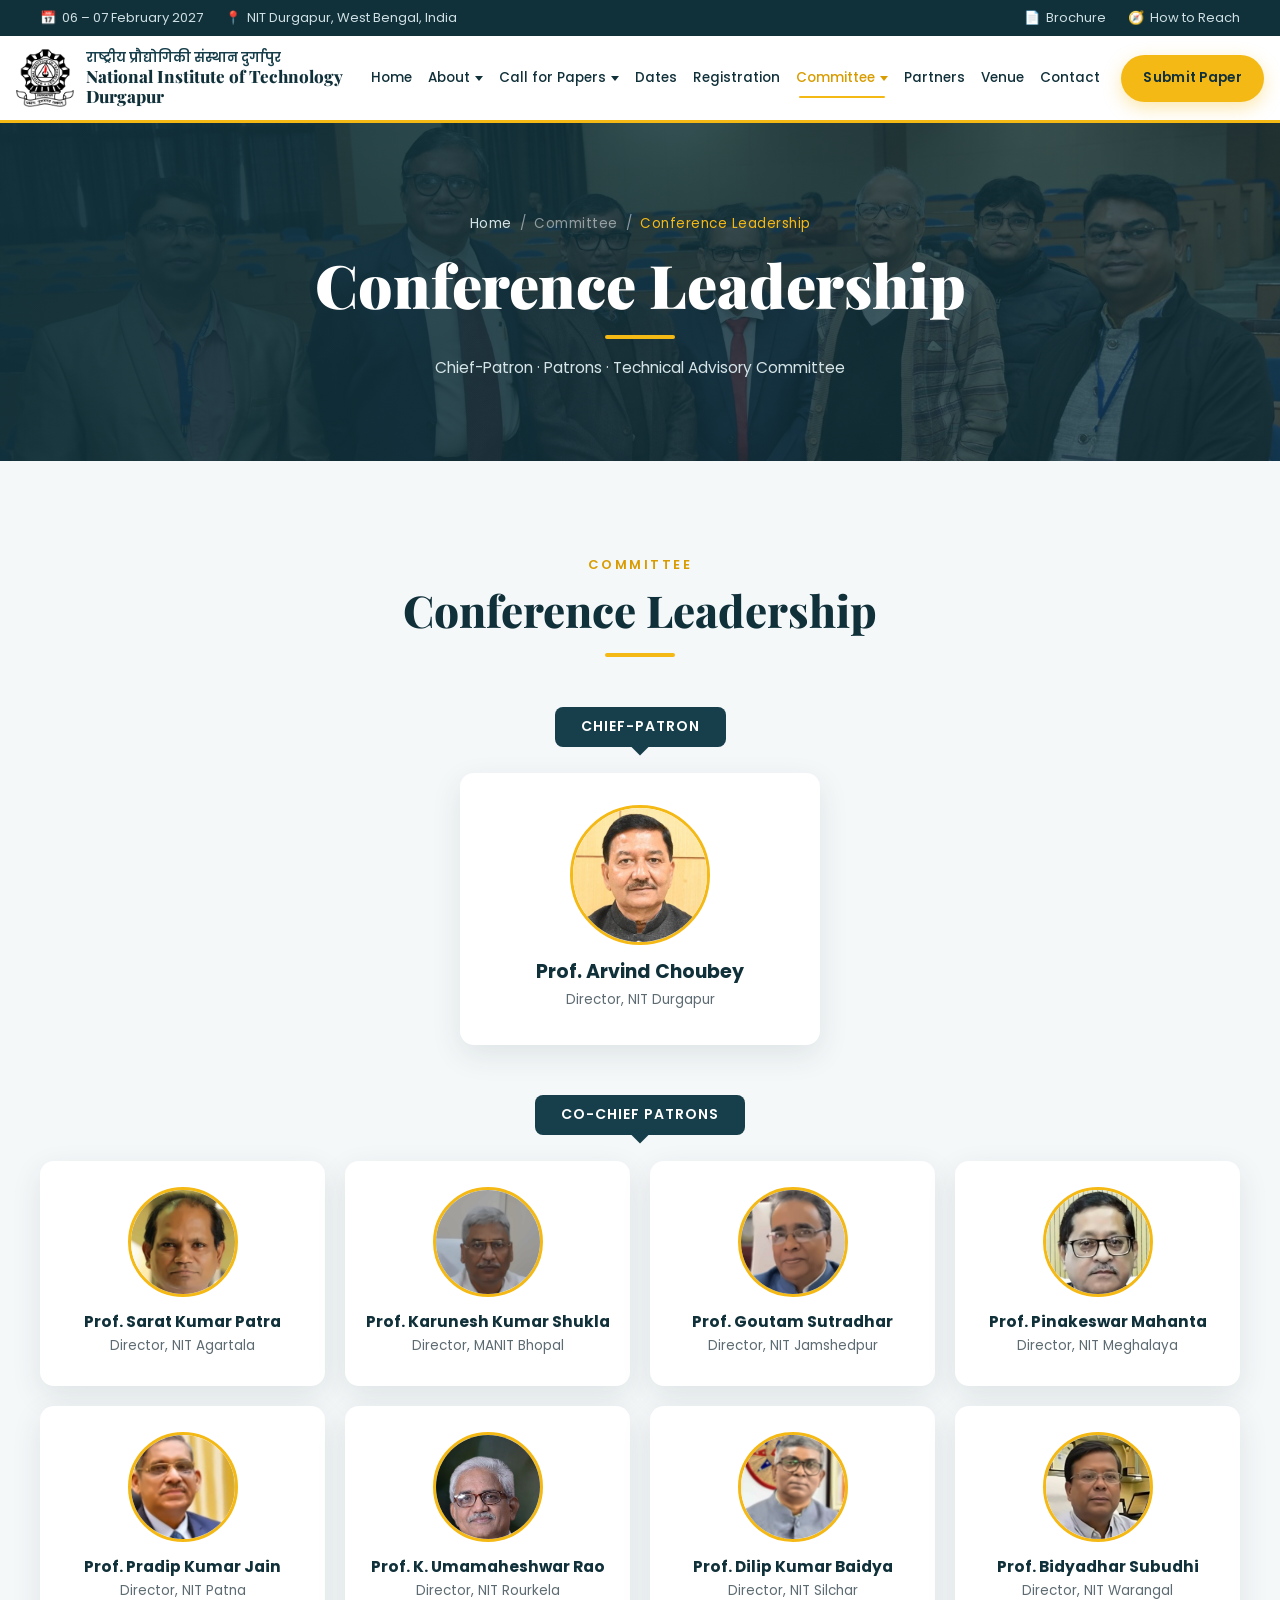
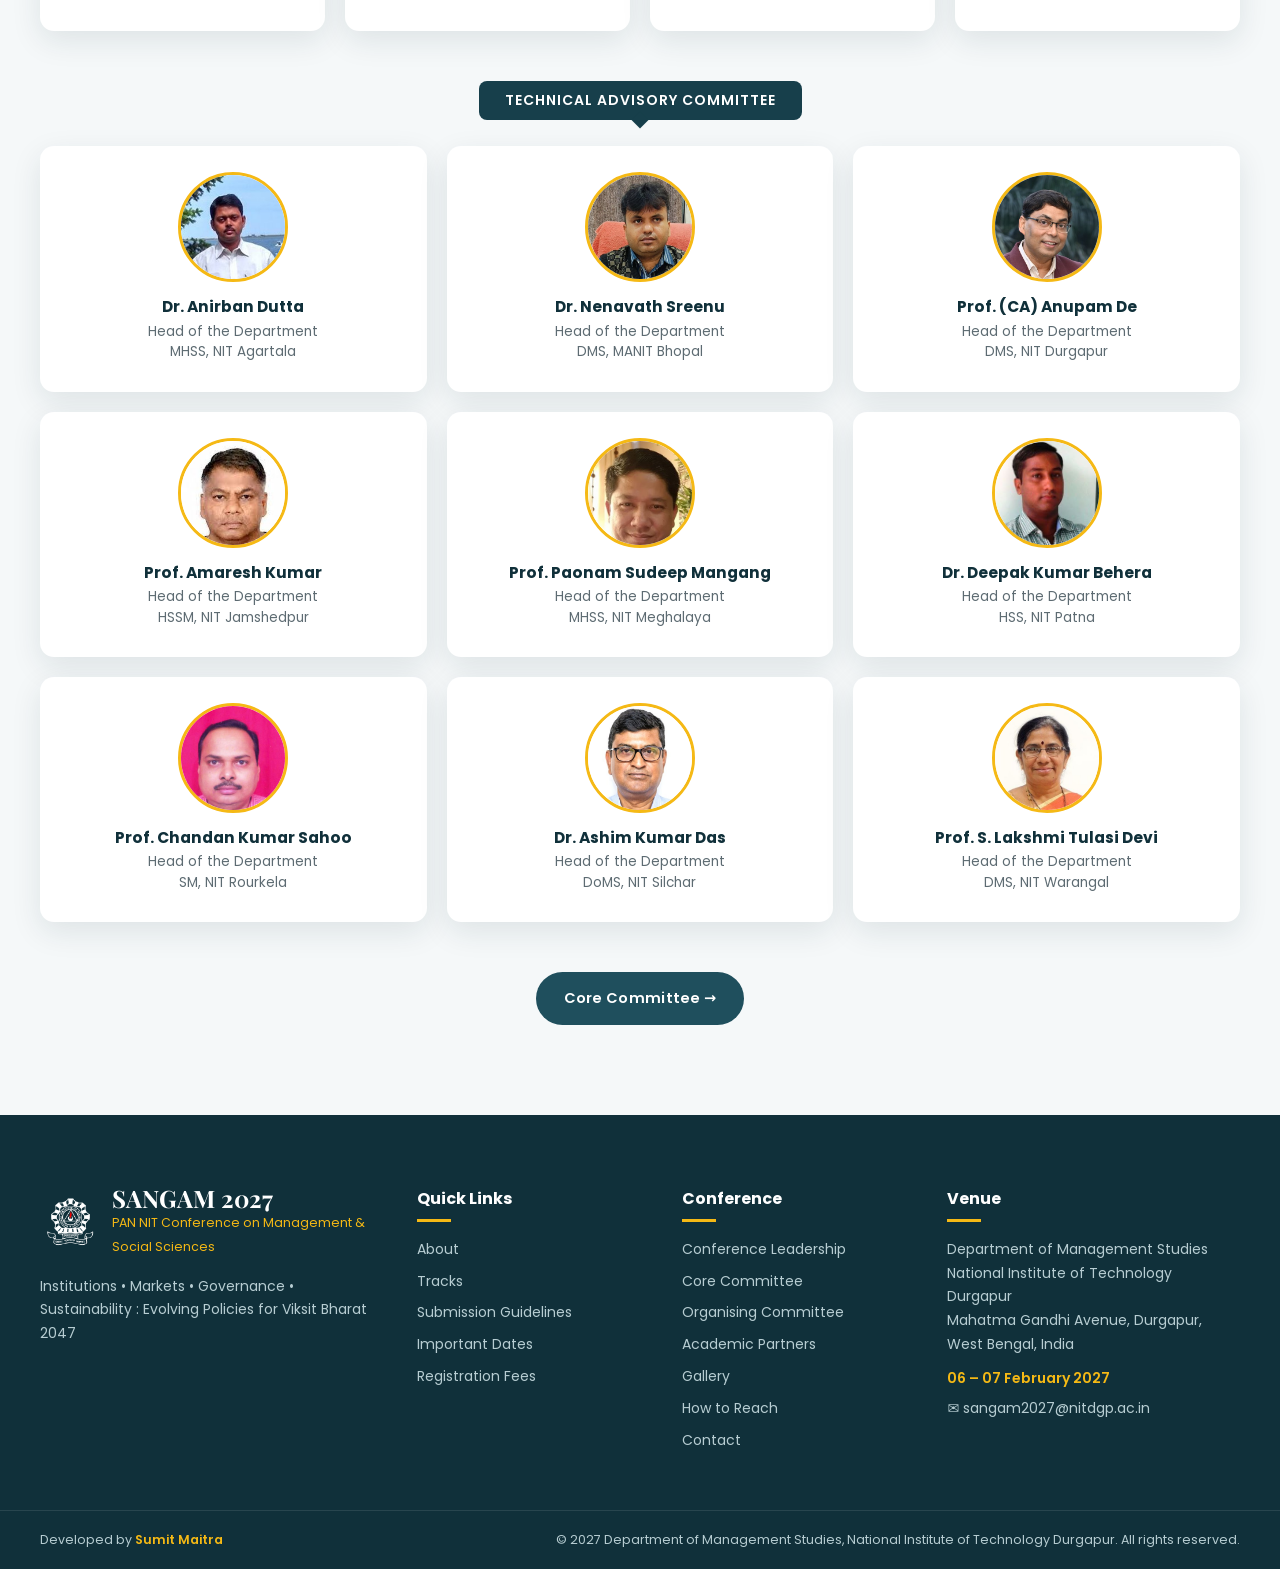
<file: leadership.html>
<!DOCTYPE html>
<html lang="en">

<head>
  <meta charset="UTF-8">
  <meta name="viewport" content="width=device-width, initial-scale=1.0">
  <title>Conference Leadership | SANGAM 2027</title>
  <meta name="description" content="Chief-Patron, Patrons and Technical Advisory Committee of SANGAM 2027.">
  <link rel="icon" type="image/png" href="assets/logos/nit-durgapur.png">
  <link rel="preconnect" href="https://fonts.googleapis.com">
  <link rel="preconnect" href="https://fonts.gstatic.com" crossorigin>
  <link
    href="https://fonts.googleapis.com/css2?family=Playfair+Display:wght@700;800;900&family=Poppins:wght@300;400;500;600;700&display=swap"
    rel="stylesheet">
  <link rel="stylesheet" href="css/style.css">
</head>

<body>

  <!-- ===== TOP BAR ===== -->
  <div class="topbar">
    <div class="container topbar-inner">
      <div class="topbar-left">
        <span><i class="ico ico-cal"></i>06 – 07 February 2027</span>
        <span class="hide-sm"><i class="ico ico-pin"></i>NIT Durgapur, West Bengal, India</span>
      </div>
      <div class="topbar-right">
        <a href="assets/docs/SANGAM-Brochure-2027.pdf" target="_blank" rel="noopener"><i
            class="ico ico-doc"></i>Brochure</a>
        <a href="venue.html" class="hide-sm"><i class="ico ico-route"></i>How to Reach</a>
      </div>
    </div>
  </div>

  <!-- ===== HEADER / NAV ===== -->
  <header class="header" id="header">
    <div class="container header-inner">
      <a href="index.html" class="brand">
        <img src="assets/logos/nit-durgapur.png" alt="NIT Durgapur logo">
        <div class="brand-text">
          <span class="brand-hi">राष्ट्रीय प्रौद्योगिकी संस्थान दुर्गापुर</span>
          <span class="brand-en">National Institute of Technology Durgapur</span>
          <span class="brand-sub">An Institute of National Importance under the Ministry of Education, Government of
            India</span>
        </div>
      </a>

      <nav class="nav" id="nav">
        <ul>
          <li><a href="index.html">Home</a></li>
          <li class="has-drop">
            <a href="about.html">About <span class="caret"></span></a>
            <ul class="drop">
              <li><a href="about.html">The Conference</a></li>
              <li><a href="about.html#nitdgp">About NIT Durgapur</a></li>
              <li><a href="about.html#dms">About DMS</a></li>
              <li><a href="gallery.html">Gallery</a></li>
            </ul>
          </li>
          <li class="has-drop">
            <a href="tracks.html">Call for Papers <span class="caret"></span></a>
            <ul class="drop">
              <li><a href="tracks.html">Conference Tracks</a></li>
              <li><a href="submission.html">Submission Guidelines</a></li>
              <li><a href="https://forms.gle/mXyWNmWkprkiNCEAA" target="_blank" rel="noopener">Submit Paper ↗</a></li>
            </ul>
          </li>
          <li><a href="dates.html">Dates</a></li>
          <li><a href="registration.html">Registration</a></li>
          <li class="has-drop">
            <a href="leadership.html" class="active">Committee <span class="caret"></span></a>
            <ul class="drop">
              <li><a href="leadership.html">Conference Leadership</a></li>
              <li><a href="core-committee.html">Core Committee</a></li>
              <li><a href="organising-committee.html">Organising Committee</a></li>
            </ul>
          </li>
          <li><a href="partners.html">Partners</a></li>
          <li><a href="venue.html">Venue</a></li>
          <li><a href="contact.html">Contact</a></li>
        </ul>
        <a href="https://forms.gle/mXyWNmWkprkiNCEAA" target="_blank" rel="noopener" class="btn btn-gold nav-cta">Submit
          Paper</a>
      </nav>

      <button class="burger" id="burger" aria-label="Toggle menu" aria-expanded="false">
        <span></span><span></span><span></span>
      </button>
    </div>
  </header>

  <!-- ===== PAGE BANNER ===== -->
  <section class="page-banner" style="background-image:url('assets/photos/dsc_8045.jpg')">
    <div class="container">
      <nav class="crumbs" aria-label="Breadcrumb"><a
          href="index.html">Home</a><span>/</span><span>Committee</span><span>/</span><span>Conference Leadership</span>
      </nav>
      <h1>Conference Leadership </h1>
      <p>Chief-Patron · Patrons · Technical Advisory Committee</p>
    </div>
  </section>

  <!-- ===== COMMITTEE ===== -->
  <section class="section committee" id="committee">
    <div class="container">
      <div class="section-head reveal">
        <span class="eyebrow">Committee</span>
        <h2>Conference Leadership</h2>
      </div>

      <div class="cm-block reveal">
        <div class="cm-tag">Chief-Patron</div>
        <div class="person-card big">
          <div class="avatar"><img src="assets/people/arvind-choubey.jpg" alt="Prof. Arvind Choubey" loading="lazy"></div>
          <h4>Prof. Arvind Choubey</h4>
          <p>Director, NIT Durgapur</p>
        </div>
      </div>

      <div class="cm-block reveal">
        <div class="cm-tag">Co-Chief Patrons</div>
        <div class="people-grid four">
          <div class="person-card">
            <div class="avatar"><img src="assets/people/sarat-kumar-patra.jpg" alt="Prof. Sarat Kumar Patra" loading="lazy"></div>
            <h4>Prof. Sarat Kumar Patra</h4>
            <p>Director, NIT Agartala</p>
          </div>
          <div class="person-card">
            <div class="avatar"><img src="assets/people/karunesh-kumar-shukla.jpg" alt="Prof. Karunesh Kumar Shukla" loading="lazy"></div>
            <h4>Prof. Karunesh Kumar Shukla</h4>
            <p>Director, MANIT Bhopal</p>
          </div>
          <div class="person-card">
            <div class="avatar"><img src="assets/people/goutam-sutradhar.jpg" alt="Prof. Goutam Sutradhar" loading="lazy"></div>
            <h4>Prof. Goutam Sutradhar</h4>
            <p>Director, NIT Jamshedpur</p>
          </div>
          <div class="person-card">
            <div class="avatar"><img src="assets/people/pinakeswar-mahanta.jpg" alt="Prof. Pinakeswar Mahanta" loading="lazy"></div>
            <h4>Prof. Pinakeswar Mahanta</h4>
            <p>Director, NIT Meghalaya</p>
          </div>
          <div class="person-card">
            <div class="avatar"><img src="assets/people/pradip-kumar-jain.jpg" alt="Prof. Pradip Kumar Jain" loading="lazy"></div>
            <h4>Prof. Pradip Kumar Jain</h4>
            <p>Director, NIT Patna</p>
          </div>
          <div class="person-card">
            <div class="avatar"><img src="assets/people/k-umamaheshwar-rao.jpg" alt="Prof. K. Umamaheshwar Rao" loading="lazy"></div>
            <h4>Prof. K. Umamaheshwar Rao</h4>
            <p>Director, NIT Rourkela</p>
          </div>
          <div class="person-card">
            <div class="avatar"><img src="assets/people/dilip-kumar-baidya.jpg" alt="Prof. Dilip Kumar Baidya" loading="lazy"></div>
            <h4>Prof. Dilip Kumar Baidya</h4>
            <p>Director, NIT Silchar</p>
          </div>
          <div class="person-card">
            <div class="avatar"><img src="assets/people/bidyadhar-subudhi.jpg" alt="Prof. Bidyadhar Subudhi" loading="lazy"></div>
            <h4>Prof. Bidyadhar Subudhi</h4>
            <p>Director, NIT Warangal</p>
          </div>
        </div>
      </div>

      <div class="cm-block reveal">
        <div class="cm-tag">Technical Advisory Committee</div>
        <div class="people-grid three">
          <div class="person-card">
            <div class="avatar"><img src="assets/people/anirban-dutta.jpg" alt="Dr. Anirban Dutta" loading="lazy"></div>
            <h4>Dr. Anirban Dutta</h4>
            <p>Head of the Department<br>MHSS, NIT Agartala</p>
          </div>
          <div class="person-card">
            <div class="avatar"><img src="assets/people/nenavath-sreenu.jpg" alt="Dr. Nenavath Sreenu" loading="lazy"></div>
            <h4>Dr. Nenavath Sreenu</h4>
            <p>Head of the Department<br>DMS, MANIT Bhopal</p>
          </div>
          <div class="person-card">
            <div class="avatar"><img src="assets/people/anupam-de.jpg" alt="Prof. (CA) Anupam De" loading="lazy"></div>
            <h4>Prof. (CA) Anupam De</h4>
            <p>Head of the Department<br>DMS, NIT Durgapur</p>
          </div>
          <div class="person-card">
            <div class="avatar"><img src="assets/people/amaresh-kumar.jpg" alt="Prof. Amaresh Kumar" loading="lazy"></div>
            <h4>Prof. Amaresh Kumar</h4>
            <p>Head of the Department<br>HSSM, NIT Jamshedpur</p>
          </div>
          <div class="person-card">
            <div class="avatar"><img src="assets/people/paonam-sudeep-mangang.jpg" alt="Prof. Paonam Sudeep Mangang" loading="lazy"></div>
            <h4>Prof. Paonam Sudeep Mangang</h4>
            <p>Head of the Department<br>MHSS, NIT Meghalaya</p>
          </div>
          <div class="person-card">
            <div class="avatar"><img src="assets/people/deepak-kumar-behera.jpg" alt="Dr. Deepak Kumar Behera" loading="lazy"></div>
            <h4>Dr. Deepak Kumar Behera</h4>
            <p>Head of the Department<br>HSS, NIT Patna</p>
          </div>
          <div class="person-card">
            <div class="avatar"><img src="assets/people/chandan-kumar-sahoo.jpg" alt="Prof. Chandan Kumar Sahoo" loading="lazy"></div>
            <h4>Prof. Chandan Kumar Sahoo</h4>
            <p>Head of the Department<br>SM, NIT Rourkela</p>
          </div>
          <div class="person-card">
            <div class="avatar"><img src="assets/people/ashim-kumar-das.jpg" alt="Dr. Ashim Kumar Das" loading="lazy"></div>
            <h4>Dr. Ashim Kumar Das</h4>
            <p>Head of the Department<br>DoMS, NIT Silchar</p>
          </div>
          <div class="person-card">
            <div class="avatar"><img src="assets/people/lakshmi-tulasi-devi.jpg" alt="Prof. S. Lakshmi Tulasi Devi" loading="lazy"></div>
            <h4>Prof. S. Lakshmi Tulasi Devi</h4>
            <p>Head of the Department<br>DMS, NIT Warangal</p>
          </div>
        </div>
      </div>

      <div class="center-btn reveal"><a href="core-committee.html" class="btn btn-teal">Core Committee →</a></div>
    </div>
  </section>

  <!-- ===== FOOTER ===== -->
  <footer class="footer">
    <div class="container footer-grid">
      <div>
        <div class="f-brand">
          <img src="assets/logos/nit-durgapur-hd.png" alt="NIT Durgapur logo">
          <div>
            <strong>SANGAM 2027</strong>
            <span>PAN NIT Conference on Management &amp; Social Sciences</span>
          </div>
        </div>
        <p>Institutions • Markets • Governance • Sustainability : Evolving Policies for Viksit Bharat 2047</p>
      </div>
      <div>
        <h4>Quick Links</h4>
        <ul>
          <li><a href="about.html">About</a></li>
          <li><a href="tracks.html">Tracks</a></li>
          <li><a href="submission.html">Submission Guidelines</a></li>
          <li><a href="dates.html">Important Dates</a></li>
          <li><a href="registration.html">Registration Fees</a></li>
        </ul>
      </div>
      <div>
        <h4>Conference</h4>
        <ul>
          <li><a href="leadership.html">Conference Leadership</a></li>
          <li><a href="core-committee.html">Core Committee</a></li>
          <li><a href="organising-committee.html">Organising Committee</a></li>
          <li><a href="partners.html">Academic Partners</a></li>
          <li><a href="gallery.html">Gallery</a></li>
          <li><a href="venue.html">How to Reach</a></li>
          <li><a href="contact.html">Contact</a></li>
        </ul>
      </div>
      <div>
        <h4>Venue</h4>
        <p>Department of Management Studies<br>National Institute of Technology Durgapur<br>Mahatma Gandhi Avenue,
          Durgapur, West Bengal, India</p>
        <p class="f-date">06 – 07 February 2027</p>
        <p class="f-mail"><a href="mailto:sangam2027@nitdgp.ac.in">sangam2027@nitdgp.ac.in</a></p>
      </div>
    </div>
    <div class="footer-bottom">
      <div class="container">
        <span>Developed by <a href="https://github.com/SumitMaitra" target="_blank" rel="noopener"
            class="dev-credit">Sumit Maitra</a></span>
        <span>© 2027 Department of Management Studies, National Institute of Technology Durgapur. All rights
          reserved.</span>
      </div>
    </div>
  </footer>

  <button class="to-top" id="toTop" aria-label="Back to top">↑</button>
  <div class="toast" id="toast">Copied!</div>

  <script src="js/main.js"></script>

</body>

</html>
</file>
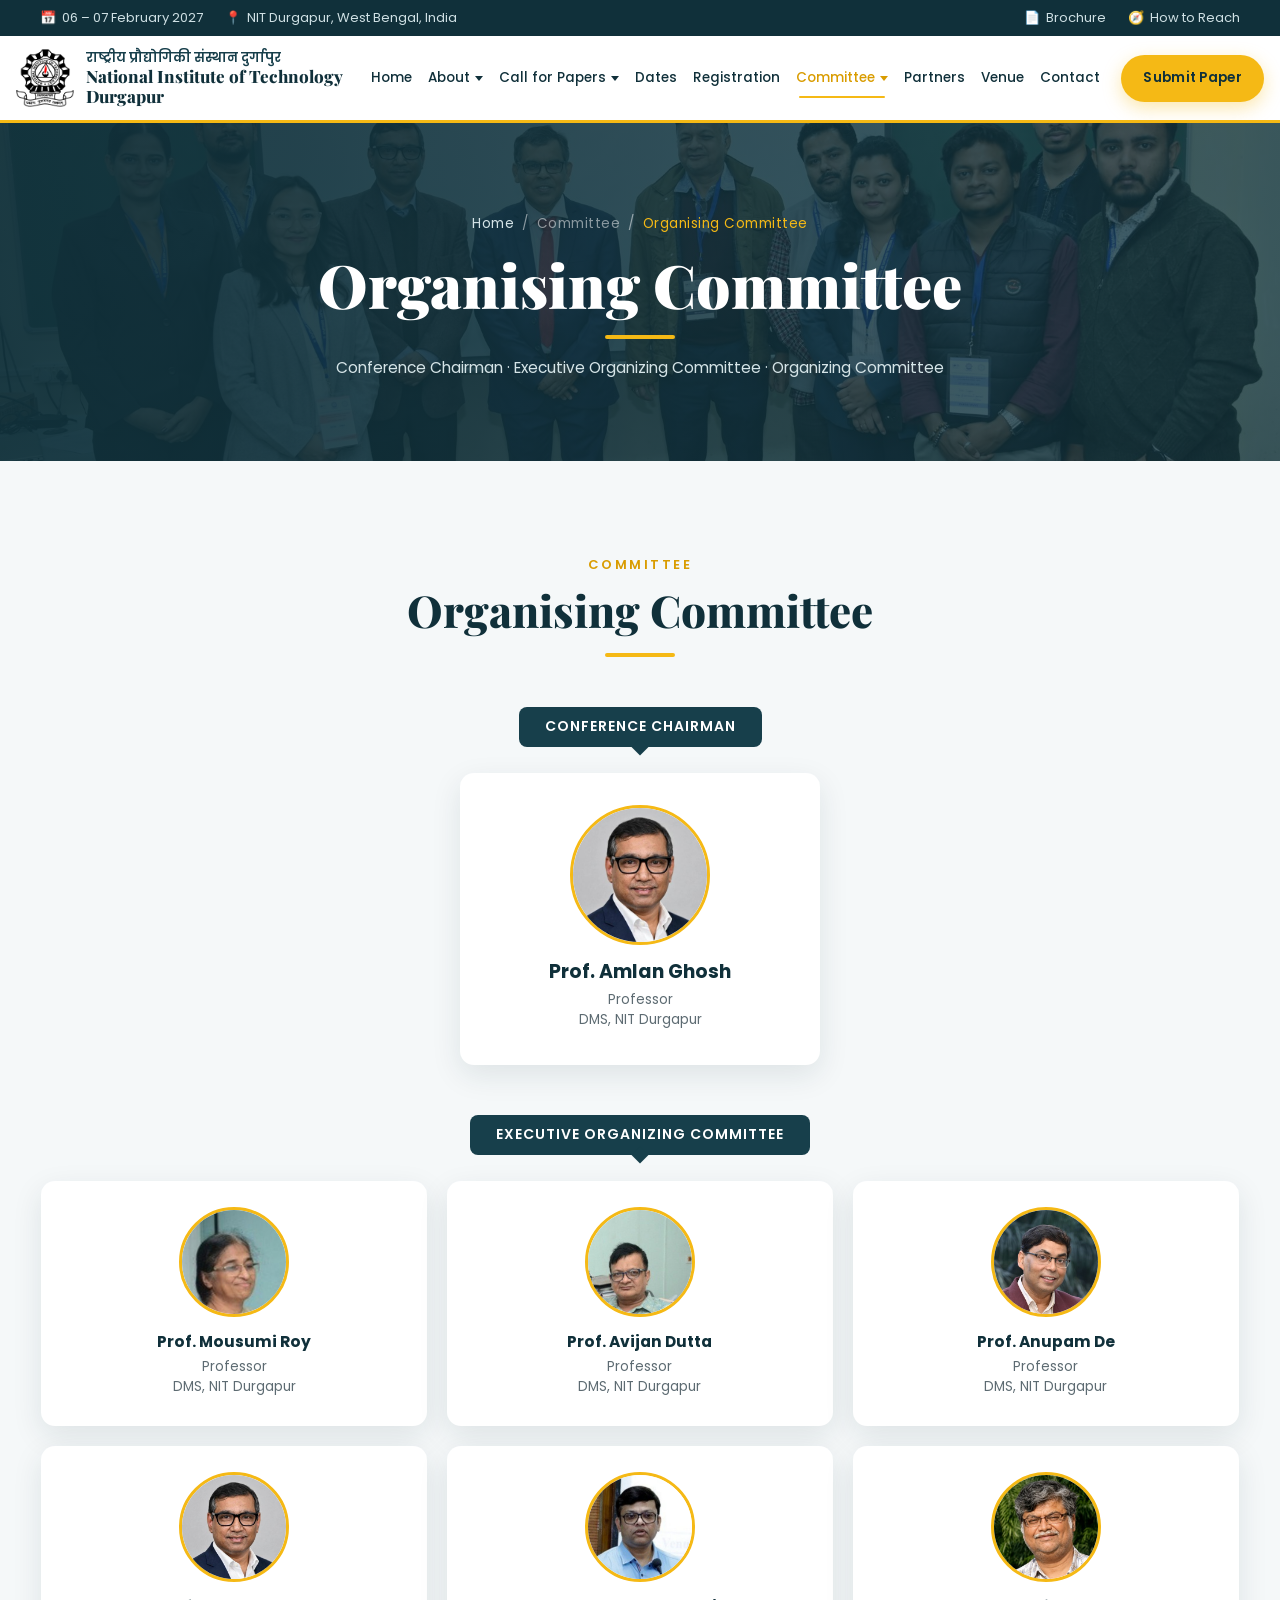
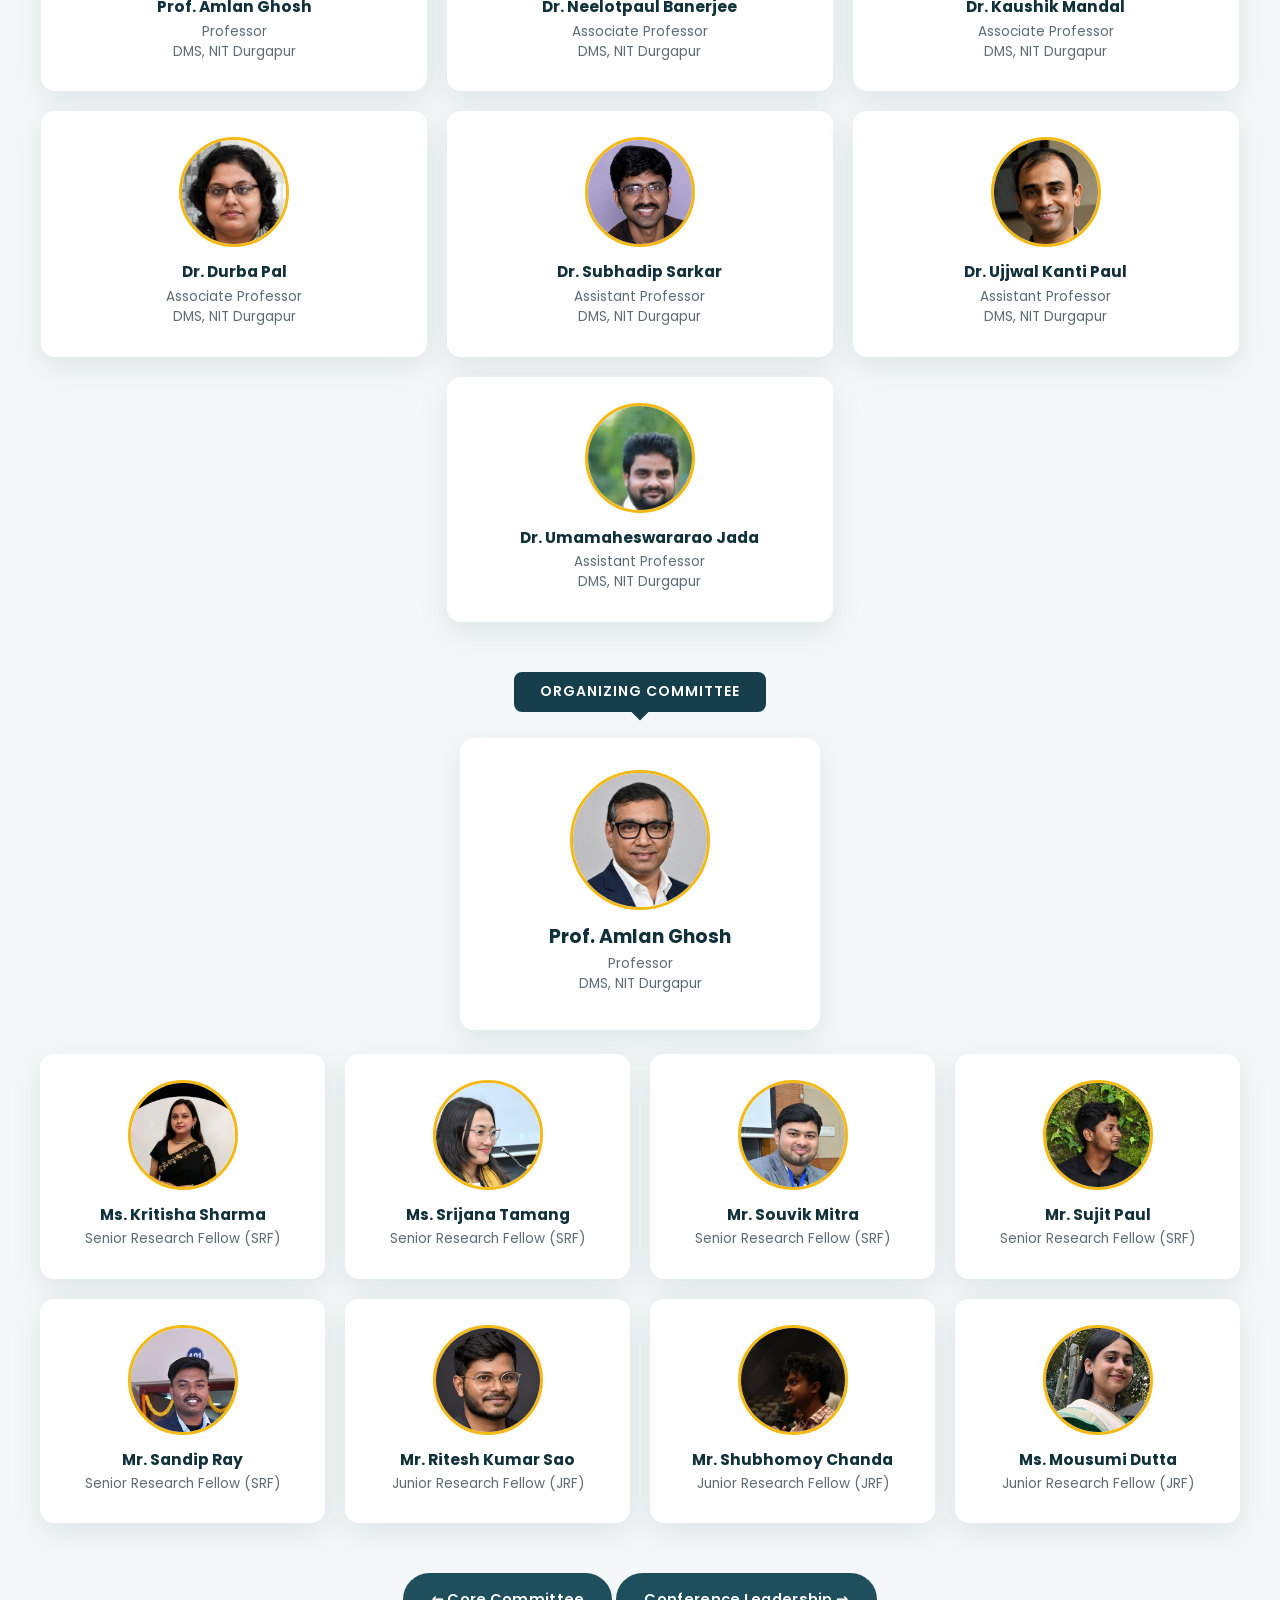
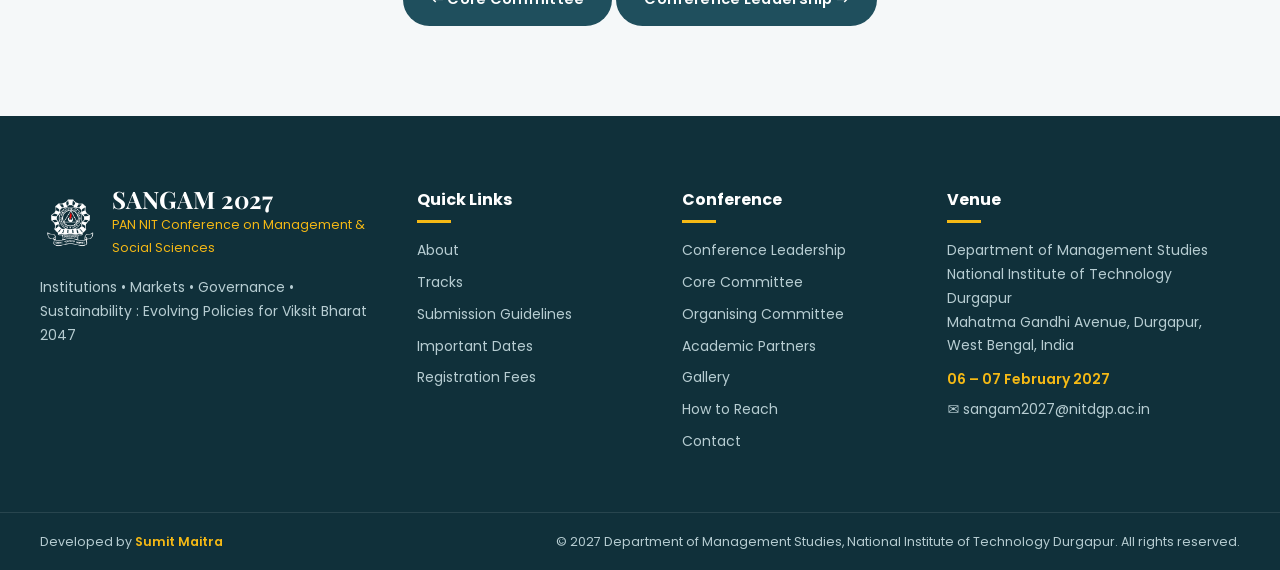
<file: organising-committee.html>
<!DOCTYPE html>
<html lang="en">
<head>
  <meta charset="UTF-8">
  <meta name="viewport" content="width=device-width, initial-scale=1.0">
  <title>Organising Committee | SANGAM 2027</title>
  <meta name="description" content="Executive Organising Committee of SANGAM 2027 – PAN NIT Conference on Management & Social Sciences.">
  <link rel="icon" type="image/png" href="assets/logos/nit-durgapur.png">
  <link rel="preconnect" href="https://fonts.googleapis.com">
  <link rel="preconnect" href="https://fonts.gstatic.com" crossorigin>
  <link href="https://fonts.googleapis.com/css2?family=Playfair+Display:wght@700;800;900&family=Poppins:wght@300;400;500;600;700&display=swap" rel="stylesheet">
  <link rel="stylesheet" href="css/style.css">
  <style>
    .person-card, .org-card {
      transition: transform 0.45s cubic-bezier(0.34, 1.56, 0.64, 1), box-shadow 0.35s ease, border-color 0.35s ease;
    }
    .person-card:hover, .org-card:hover {
      transform: translateY(-8px);
      border-bottom-color: var(--gold);
      box-shadow: 0 16px 36px rgba(16, 48, 58, .15);
    }
  </style>
</head>
<body>

  <!-- ===== TOP BAR ===== -->
  <div class="topbar">
    <div class="container topbar-inner">
      <div class="topbar-left">
        <span><i class="ico ico-cal"></i>06 – 07 February 2027</span>
        <span class="hide-sm"><i class="ico ico-pin"></i>NIT Durgapur, West Bengal, India</span>
      </div>
      <div class="topbar-right">
        <a href="assets/docs/SANGAM-Brochure-2027.pdf" target="_blank" rel="noopener"><i class="ico ico-doc"></i>Brochure</a>
        <a href="venue.html" class="hide-sm"><i class="ico ico-route"></i>How to Reach</a>
      </div>
    </div>
  </div>

  <!-- ===== HEADER / NAV ===== -->
  <header class="header" id="header">
    <div class="container header-inner">
      <a href="index.html" class="brand">
        <img src="assets/logos/nit-durgapur.png" alt="NIT Durgapur logo">
        <div class="brand-text">
          <span class="brand-hi">राष्ट्रीय प्रौद्योगिकी संस्थान दुर्गापुर</span>
          <span class="brand-en">National Institute of Technology Durgapur</span>
          <span class="brand-sub">An Institute of National Importance under the Ministry of Education, Government of India</span>
        </div>
      </a>

      <nav class="nav" id="nav">
        <ul>
          <li><a href="index.html">Home</a></li>
          <li class="has-drop">
            <a href="about.html">About <span class="caret"></span></a>
            <ul class="drop">
              <li><a href="about.html">The Conference</a></li>
              <li><a href="about.html#nitdgp">About NIT Durgapur</a></li>
              <li><a href="about.html#dms">About DMS</a></li>
              <li><a href="gallery.html">Gallery</a></li>
            </ul>
          </li>
          <li class="has-drop">
            <a href="tracks.html">Call for Papers <span class="caret"></span></a>
            <ul class="drop">
              <li><a href="tracks.html">Conference Tracks</a></li>
              <li><a href="submission.html">Submission Guidelines</a></li>
              <li><a href="https://forms.gle/mXyWNmWkprkiNCEAA" target="_blank" rel="noopener">Submit Paper ↗</a></li>
            </ul>
          </li>
          <li><a href="dates.html">Dates</a></li>
          <li><a href="registration.html">Registration</a></li>
          <li class="has-drop">
            <a href="leadership.html" class="active">Committee <span class="caret"></span></a>
            <ul class="drop">
              <li><a href="leadership.html">Conference Leadership</a></li>
              <li><a href="core-committee.html">Core Committee</a></li>
              <li><a href="organising-committee.html">Organising Committee</a></li>
            </ul>
          </li>
          <li><a href="partners.html">Partners</a></li>
          <li><a href="venue.html">Venue</a></li>
          <li><a href="contact.html">Contact</a></li>
        </ul>
        <a href="https://forms.gle/mXyWNmWkprkiNCEAA" target="_blank" rel="noopener" class="btn btn-gold nav-cta">Submit Paper</a>
      </nav>

      <button class="burger" id="burger" aria-label="Toggle menu" aria-expanded="false">
        <span></span><span></span><span></span>
      </button>
    </div>
  </header>

  <!-- ===== PAGE BANNER ===== -->
  <section class="page-banner" style="background-image:url('assets/photos/dsc_8122.jpg')">
    <div class="container">
      <nav class="crumbs" aria-label="Breadcrumb"><a href="index.html">Home</a><span>/</span><span>Committee</span><span>/</span><span>Organising Committee</span></nav>
      <h1>Organising Committee</h1>
      <p>Conference Chairman · Executive Organizing Committee · Organizing Committee</p>
    </div>
  </section>

  <!-- ===== ORGANISING COMMITTEE ===== -->
  <section class="section committee" id="organising-committee">
    <div class="container">
      <div class="section-head reveal">
        <span class="eyebrow">Committee</span>
        <h2>Organising Committee</h2>
      </div>

      <div class="cm-block reveal">
        <div class="cm-tag">Conference Chairman</div>
        <div class="person-card big">
          <div class="avatar"><img src="assets/people/amlan-ghosh.jpg" alt="Prof. Amlan Ghosh" loading="lazy"></div>
          <h4>Prof. Amlan Ghosh</h4>
          <p>Professor<br>DMS, NIT Durgapur</p>
        </div>
      </div>

      <div class="cm-block reveal">
        <div class="cm-tag">Executive Organizing Committee</div>
        <div class="people-grid centered">
          <div class="person-card"><div class="avatar"><img src="assets/people/mousumi-roy.jpg" alt="Prof. Mousumi Roy" loading="lazy"></div><h4>Prof. Mousumi Roy</h4><p>Professor<br>DMS, NIT Durgapur</p></div>
          <div class="person-card"><div class="avatar"><img src="assets/people/avijan-dutta.jpg" alt="Prof. Avijan Dutta" loading="lazy"></div><h4>Prof. Avijan Dutta</h4><p>Professor<br>DMS, NIT Durgapur</p></div>
          <div class="person-card"><div class="avatar"><img src="assets/people/anupam-de.jpg" alt="Prof. Anupam De" loading="lazy"></div><h4>Prof. Anupam De</h4><p>Professor<br>DMS, NIT Durgapur</p></div>
          <div class="person-card"><div class="avatar"><img src="assets/people/amlan-ghosh.jpg" alt="Prof. Amlan Ghosh" loading="lazy"></div><h4>Prof. Amlan Ghosh</h4><p>Professor<br>DMS, NIT Durgapur</p></div>
          <div class="person-card"><div class="avatar"><img src="assets/people/neelotpaul-banerjee.jpg" alt="Dr. Neelotpaul Banerjee" loading="lazy"></div><h4>Dr. Neelotpaul Banerjee</h4><p>Associate Professor<br>DMS, NIT Durgapur</p></div>
          <div class="person-card"><div class="avatar"><img src="assets/people/kaushik-mandal.jpg" alt="Dr. Kaushik Mandal" loading="lazy"></div><h4>Dr. Kaushik Mandal</h4><p>Associate Professor<br>DMS, NIT Durgapur</p></div>
          <div class="person-card"><div class="avatar"><img src="assets/people/durba-pal.jpg" alt="Dr. Durba Pal" loading="lazy"></div><h4>Dr. Durba Pal</h4><p>Associate Professor<br>DMS, NIT Durgapur</p></div>
          <div class="person-card"><div class="avatar"><img src="assets/people/subhadip-sarkar.jpg" alt="Dr. Subhadip Sarkar" loading="lazy"></div><h4>Dr. Subhadip Sarkar</h4><p>Assistant Professor<br>DMS, NIT Durgapur</p></div>
          <div class="person-card"><div class="avatar"><img src="assets/people/ujjwal-kanti-paul.jpg" alt="Dr. Ujjwal Kanti Paul" loading="lazy"></div><h4>Dr. Ujjwal Kanti Paul</h4><p>Assistant Professor<br>DMS, NIT Durgapur</p></div>
          <div class="person-card"><div class="avatar"><img src="assets/people/umamaheswararao-jada.jpg" alt="Dr. Umamaheswararao Jada" loading="lazy"></div><h4>Dr. Umamaheswararao Jada</h4><p>Assistant Professor<br>DMS, NIT Durgapur</p></div>
        </div>
      </div>

      <div class="cm-block reveal">
        <div class="cm-tag">Organizing Committee</div>
        <div class="person-card big" style="margin-bottom: 24px;">
          <div class="avatar"><img src="assets/people/amlan-ghosh.jpg" alt="Prof. Amlan Ghosh" loading="lazy"></div>
          <h4>Prof. Amlan Ghosh</h4>
          <p>Professor<br>DMS, NIT Durgapur</p>
        </div>
        <div class="people-grid four">
          <div class="person-card"><div class="avatar"><img src="assets/people/kritisha-sharma.jpg" alt="Ms. Kritisha Sharma" loading="lazy"></div><h4>Ms. Kritisha Sharma</h4><p>Senior Research Fellow (SRF)</p></div>
          <div class="person-card"><div class="avatar"><img src="assets/people/srijana-tamang.jpg" alt="Ms. Srijana Tamang" loading="lazy"></div><h4>Ms. Srijana Tamang</h4><p>Senior Research Fellow (SRF)</p></div>
          <div class="person-card"><div class="avatar"><img src="assets/people/souvik-mitra.jpg" alt="Mr. Souvik Mitra" loading="lazy"></div><h4>Mr. Souvik Mitra</h4><p>Senior Research Fellow (SRF)</p></div>
          <div class="person-card"><div class="avatar"><img src="assets/people/sujit-paul.jpg" alt="Mr. Sujit Paul" loading="lazy"></div><h4>Mr. Sujit Paul</h4><p>Senior Research Fellow (SRF)</p></div>
          <div class="person-card"><div class="avatar"><img src="assets/people/sandip-ray.jpg" alt="Mr. Sandip Ray" loading="lazy"></div><h4>Mr. Sandip Ray</h4><p>Senior Research Fellow (SRF)</p></div>
          <div class="person-card"><div class="avatar"><img src="assets/people/ritesh-kumar-sao.jpg" alt="Mr. Ritesh Kumar Sao" loading="lazy"></div><h4>Mr. Ritesh Kumar Sao</h4><p>Junior Research Fellow (JRF)</p></div>
          <div class="person-card"><div class="avatar"><img src="assets/people/shubhomoy-chanda.jpg" alt="Mr. Shubhomoy Chanda" loading="lazy"></div><h4>Mr. Shubhomoy Chanda</h4><p>Junior Research Fellow (JRF)</p></div>
          <div class="person-card"><div class="avatar"><img src="assets/people/mousumi-dutta.jpg" alt="Ms. Mousumi Dutta" loading="lazy"></div><h4>Ms. Mousumi Dutta</h4><p>Junior Research Fellow (JRF)</p></div>
        </div>
      </div>

      <div class="center-btn reveal">
        <a href="core-committee.html" class="btn btn-teal">← Core Committee</a>
        <a href="leadership.html" class="btn btn-teal">Conference Leadership →</a>
      </div>
    </div>
  </section>

  <!-- ===== FOOTER ===== -->
  <footer class="footer">
    <div class="container footer-grid">
      <div>
        <div class="f-brand">
          <img src="assets/logos/nit-durgapur-hd.png" alt="NIT Durgapur logo">
          <div>
            <strong>SANGAM 2027</strong>
            <span>PAN NIT Conference on Management &amp; Social Sciences</span>
          </div>
        </div>
        <p>Institutions • Markets • Governance • Sustainability : Evolving Policies for Viksit Bharat 2047</p>
      </div>
      <div>
        <h4>Quick Links</h4>
        <ul>
          <li><a href="about.html">About</a></li>
          <li><a href="tracks.html">Tracks</a></li>
          <li><a href="submission.html">Submission Guidelines</a></li>
          <li><a href="dates.html">Important Dates</a></li>
          <li><a href="registration.html">Registration Fees</a></li>
        </ul>
      </div>
      <div>
        <h4>Conference</h4>
        <ul>
          <li><a href="leadership.html">Conference Leadership</a></li>
          <li><a href="core-committee.html">Core Committee</a></li>
          <li><a href="organising-committee.html">Organising Committee</a></li>
          <li><a href="partners.html">Academic Partners</a></li>
          <li><a href="gallery.html">Gallery</a></li>
          <li><a href="venue.html">How to Reach</a></li>
          <li><a href="contact.html">Contact</a></li>
        </ul>
      </div>
      <div>
        <h4>Venue</h4>
        <p>Department of Management Studies<br>National Institute of Technology Durgapur<br>Mahatma Gandhi Avenue, Durgapur, West Bengal, India</p>
        <p class="f-date">06 – 07 February 2027</p>
        <p class="f-mail"><a href="mailto:sangam2027@nitdgp.ac.in">sangam2027@nitdgp.ac.in</a></p>
      </div>
    </div>
    <div class="footer-bottom">
      <div class="container">
        <span>Developed by <a href="https://github.com/SumitMaitra" target="_blank" rel="noopener" class="dev-credit">Sumit Maitra</a></span>
        <span>© 2027 Department of Management Studies, National Institute of Technology Durgapur. All rights reserved.</span>
      </div>
    </div>
  </footer>

  <button class="to-top" id="toTop" aria-label="Back to top">↑</button>
  <div class="toast" id="toast">Copied!</div>

  <script src="js/main.js"></script>

</body>
</html>
</file>
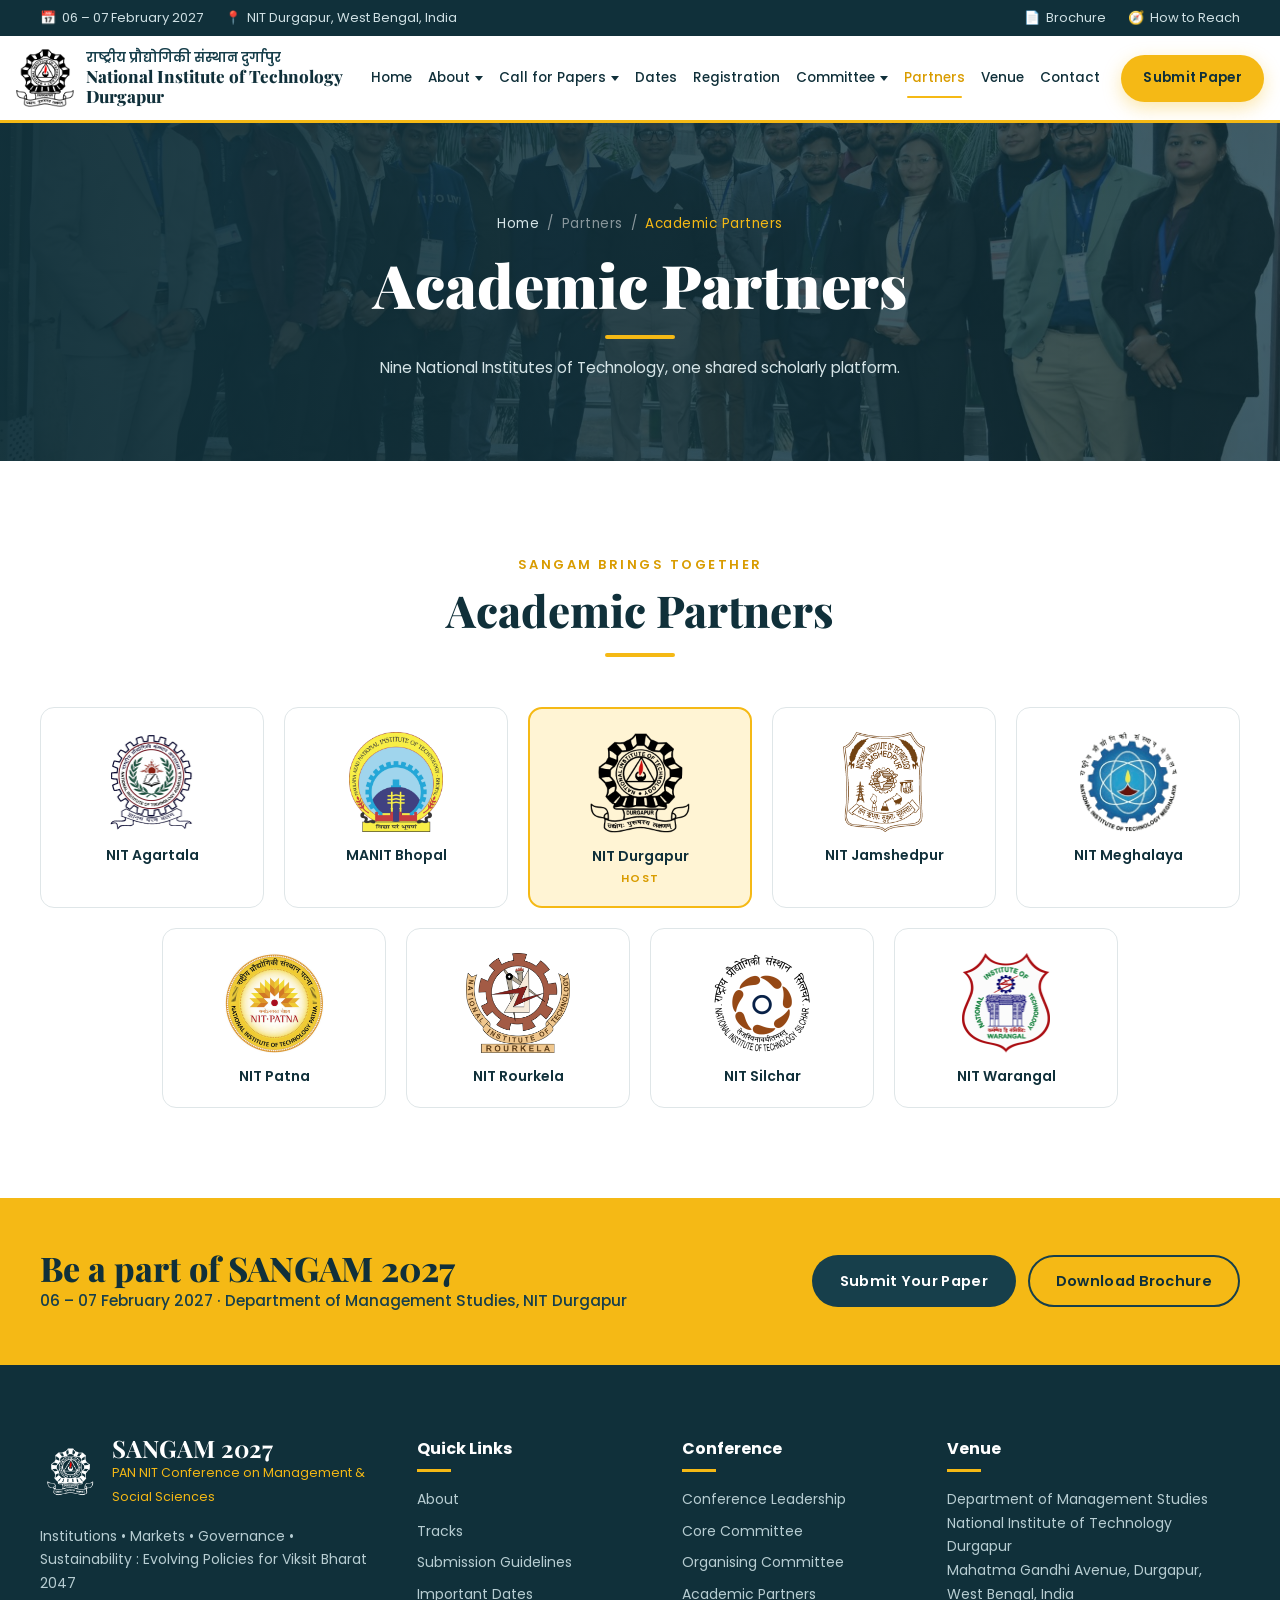
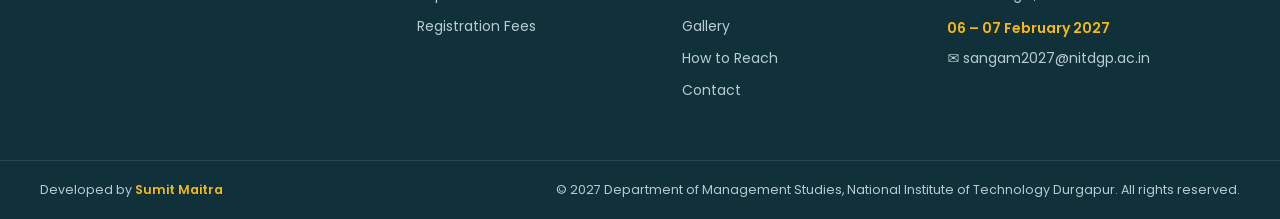
<file: partners.html>
<!DOCTYPE html>
<html lang="en">
<head>
  <meta charset="UTF-8">
  <meta name="viewport" content="width=device-width, initial-scale=1.0">
  <title>Academic Partners | SANGAM 2027</title>
  <meta name="description" content="The nine NITs that come together in SANGAM 2027.">
  <link rel="icon" type="image/png" href="assets/logos/nit-durgapur.png">
  <link rel="preconnect" href="https://fonts.googleapis.com">
  <link rel="preconnect" href="https://fonts.gstatic.com" crossorigin>
  <link href="https://fonts.googleapis.com/css2?family=Playfair+Display:wght@700;800;900&family=Poppins:wght@300;400;500;600;700&display=swap" rel="stylesheet">
  <link rel="stylesheet" href="css/style.css">
</head>
<body>

  <!-- ===== TOP BAR ===== -->
  <div class="topbar">
    <div class="container topbar-inner">
      <div class="topbar-left">
        <span><i class="ico ico-cal"></i>06 – 07 February 2027</span>
        <span class="hide-sm"><i class="ico ico-pin"></i>NIT Durgapur, West Bengal, India</span>
      </div>
      <div class="topbar-right">
        <a href="assets/docs/SANGAM-Brochure-2027.pdf" target="_blank" rel="noopener"><i class="ico ico-doc"></i>Brochure</a>
        <a href="venue.html" class="hide-sm"><i class="ico ico-route"></i>How to Reach</a>
      </div>
    </div>
  </div>

  <!-- ===== HEADER / NAV ===== -->
  <header class="header" id="header">
    <div class="container header-inner">
      <a href="index.html" class="brand">
        <img src="assets/logos/nit-durgapur.png" alt="NIT Durgapur logo">
        <div class="brand-text">
          <span class="brand-hi">राष्ट्रीय प्रौद्योगिकी संस्थान दुर्गापुर</span>
          <span class="brand-en">National Institute of Technology Durgapur</span>
          <span class="brand-sub">An Institute of National Importance under the Ministry of Education, Government of India</span>
        </div>
      </a>

      <nav class="nav" id="nav">
        <ul>
          <li><a href="index.html">Home</a></li>
          <li class="has-drop">
            <a href="about.html">About <span class="caret"></span></a>
            <ul class="drop">
              <li><a href="about.html">The Conference</a></li>
              <li><a href="about.html#nitdgp">About NIT Durgapur</a></li>
              <li><a href="about.html#dms">About DMS</a></li>
              <li><a href="gallery.html">Gallery</a></li>
            </ul>
          </li>
          <li class="has-drop">
            <a href="tracks.html">Call for Papers <span class="caret"></span></a>
            <ul class="drop">
              <li><a href="tracks.html">Conference Tracks</a></li>
              <li><a href="submission.html">Submission Guidelines</a></li>
              <li><a href="https://forms.gle/mXyWNmWkprkiNCEAA" target="_blank" rel="noopener">Submit Paper ↗</a></li>
            </ul>
          </li>
          <li><a href="dates.html">Dates</a></li>
          <li><a href="registration.html">Registration</a></li>
          <li class="has-drop">
            <a href="leadership.html">Committee <span class="caret"></span></a>
            <ul class="drop">
              <li><a href="leadership.html">Conference Leadership</a></li>
              <li><a href="core-committee.html">Core Committee</a></li>
            </ul>
          </li>
          <li><a href="partners.html" class="active">Partners</a></li>
          <li><a href="venue.html">Venue</a></li>
          <li><a href="contact.html">Contact</a></li>
        </ul>
        <a href="https://forms.gle/mXyWNmWkprkiNCEAA" target="_blank" rel="noopener" class="btn btn-gold nav-cta">Submit Paper</a>
      </nav>

      <button class="burger" id="burger" aria-label="Toggle menu" aria-expanded="false">
        <span></span><span></span><span></span>
      </button>
    </div>
  </header>

  <!-- ===== PAGE BANNER ===== -->
  <section class="page-banner" style="background-image:url('assets/photos/dsc_8412.jpg')">
    <div class="container">
      <nav class="crumbs" aria-label="Breadcrumb"><a href="index.html">Home</a><span>/</span><span>Partners</span><span>/</span><span>Academic Partners</span></nav>
      <h1>Academic Partners</h1>
      <p>Nine National Institutes of Technology, one shared scholarly platform.</p>
    </div>
  </section>

  <!-- ===== ACADEMIC PARTNERS ===== -->
  <section class="section partners" id="partners">
    <div class="container">
      <div class="section-head reveal">
        <span class="eyebrow">SANGAM Brings Together</span>
        <h2>Academic Partners</h2>
      </div>
      <div class="partner-grid">
        <div class="partner reveal"><img src="assets/logos/nit-agartala.png" alt="NIT Agartala logo" loading="lazy"><span>NIT Agartala</span></div>
        <div class="partner reveal"><img src="assets/logos/nit-bhopal.png" alt="MANIT Bhopal logo" loading="lazy"><span>MANIT Bhopal</span></div>
        <div class="partner host reveal"><img src="assets/logos/nit-durgapur.png" alt="NIT Durgapur logo" loading="lazy"><span>NIT Durgapur <em>Host</em></span></div>
        <div class="partner reveal"><img src="assets/logos/nit-jamshedpur.png" alt="NIT Jamshedpur logo" loading="lazy"><span>NIT Jamshedpur</span></div>
        <div class="partner reveal"><img src="assets/logos/nit-meghalaya.png" alt="NIT Meghalaya logo" loading="lazy"><span>NIT Meghalaya</span></div>
        <div class="partner reveal"><img src="assets/logos/nit-patna.png" alt="NIT Patna logo" loading="lazy"><span>NIT Patna</span></div>
        <div class="partner reveal"><img src="assets/logos/nit-rourkela.png" alt="NIT Rourkela logo" loading="lazy"><span>NIT Rourkela</span></div>
        <div class="partner reveal"><img src="assets/logos/nit-silchar.png" alt="NIT Silchar logo" loading="lazy"><span>NIT Silchar</span></div>
        <div class="partner reveal"><img src="assets/logos/nit-warangal.png" alt="NIT Warangal logo" loading="lazy"><span>NIT Warangal</span></div>
      </div>
    </div>
  </section>

  <!-- ===== CTA BAND ===== -->
  <section class="cta-band">
    <div class="container cta-inner">
      <div>
        <h2>Be a part of SANGAM 2027</h2>
        <p>06 – 07 February 2027 · Department of Management Studies, NIT Durgapur</p>
      </div>
      <div class="cta-btns">
        <a href="https://forms.gle/mXyWNmWkprkiNCEAA" target="_blank" rel="noopener" class="btn btn-gold">Submit Your Paper</a>
        <a href="assets/docs/SANGAM-Brochure-2027.pdf" target="_blank" rel="noopener" class="btn btn-outline">Download Brochure</a>
      </div>
    </div>
  </section>

  <!-- ===== FOOTER ===== -->
  <footer class="footer">
    <div class="container footer-grid">
      <div>
        <div class="f-brand">
          <img src="assets/logos/nit-durgapur-hd.png" alt="NIT Durgapur logo">
          <div>
            <strong>SANGAM 2027</strong>
            <span>PAN NIT Conference on Management &amp; Social Sciences</span>
          </div>
        </div>
        <p>Institutions • Markets • Governance • Sustainability : Evolving Policies for Viksit Bharat 2047</p>
      </div>
      <div>
        <h4>Quick Links</h4>
        <ul>
          <li><a href="about.html">About</a></li>
          <li><a href="tracks.html">Tracks</a></li>
          <li><a href="submission.html">Submission Guidelines</a></li>
          <li><a href="dates.html">Important Dates</a></li>
          <li><a href="registration.html">Registration Fees</a></li>
        </ul>
      </div>
      <div>
        <h4>Conference</h4>
        <ul>
          <li><a href="leadership.html">Conference Leadership</a></li>
          <li><a href="core-committee.html">Core Committee</a></li>
          <li><a href="organising-committee.html">Organising Committee</a></li>
          <li><a href="partners.html">Academic Partners</a></li>
          <li><a href="gallery.html">Gallery</a></li>
          <li><a href="venue.html">How to Reach</a></li>
          <li><a href="contact.html">Contact</a></li>
        </ul>
      </div>
      <div>
        <h4>Venue</h4>
        <p>Department of Management Studies<br>National Institute of Technology Durgapur<br>Mahatma Gandhi Avenue, Durgapur, West Bengal, India</p>
        <p class="f-date">06 – 07 February 2027</p>
        <p class="f-mail"><a href="mailto:sangam2027@nitdgp.ac.in">sangam2027@nitdgp.ac.in</a></p>
      </div>
    </div>
    <div class="footer-bottom">
      <div class="container">
        <span>Developed by <a href="https://github.com/SumitMaitra" target="_blank" rel="noopener" class="dev-credit">Sumit Maitra</a></span>
        <span>© 2027 Department of Management Studies, National Institute of Technology Durgapur. All rights reserved.</span>
      </div>
    </div>
  </footer>

  <button class="to-top" id="toTop" aria-label="Back to top">↑</button>
  <div class="toast" id="toast">Copied!</div>

  <script src="js/main.js"></script>

</body>
</html>
</file>
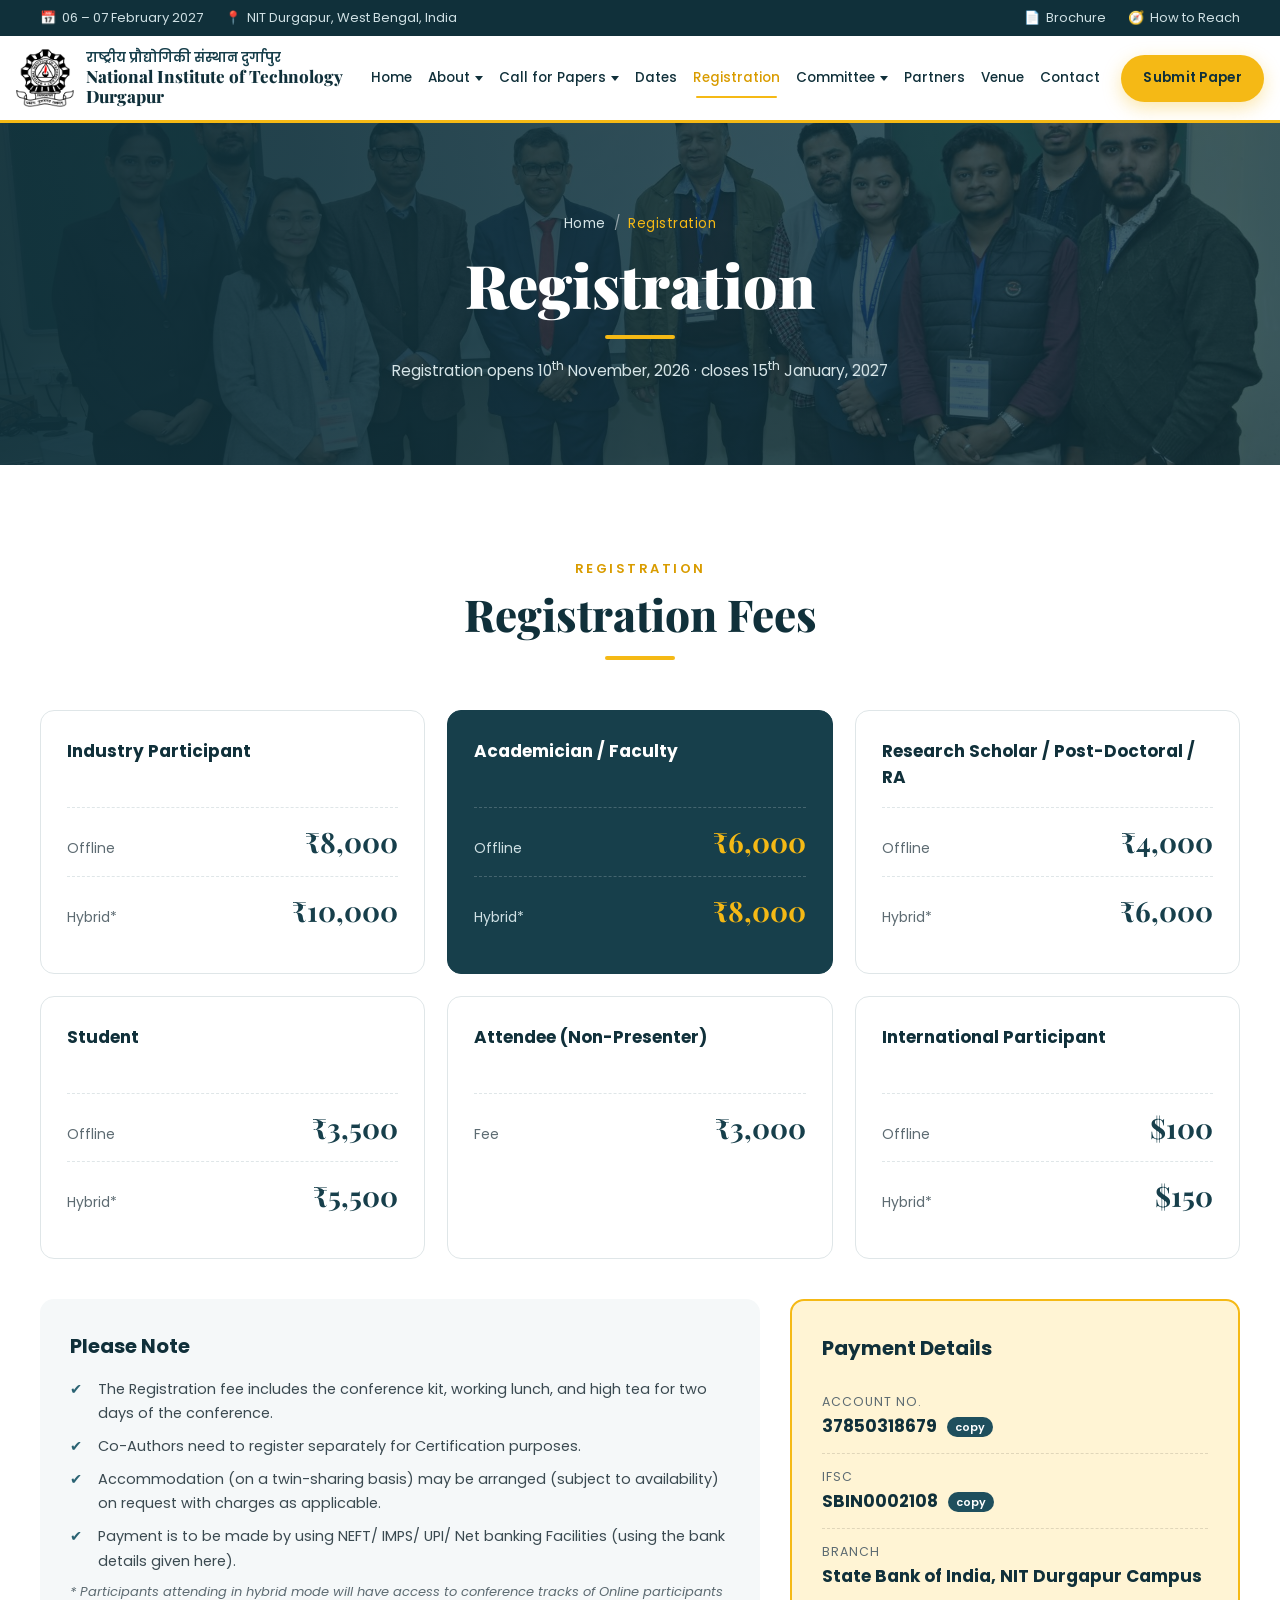
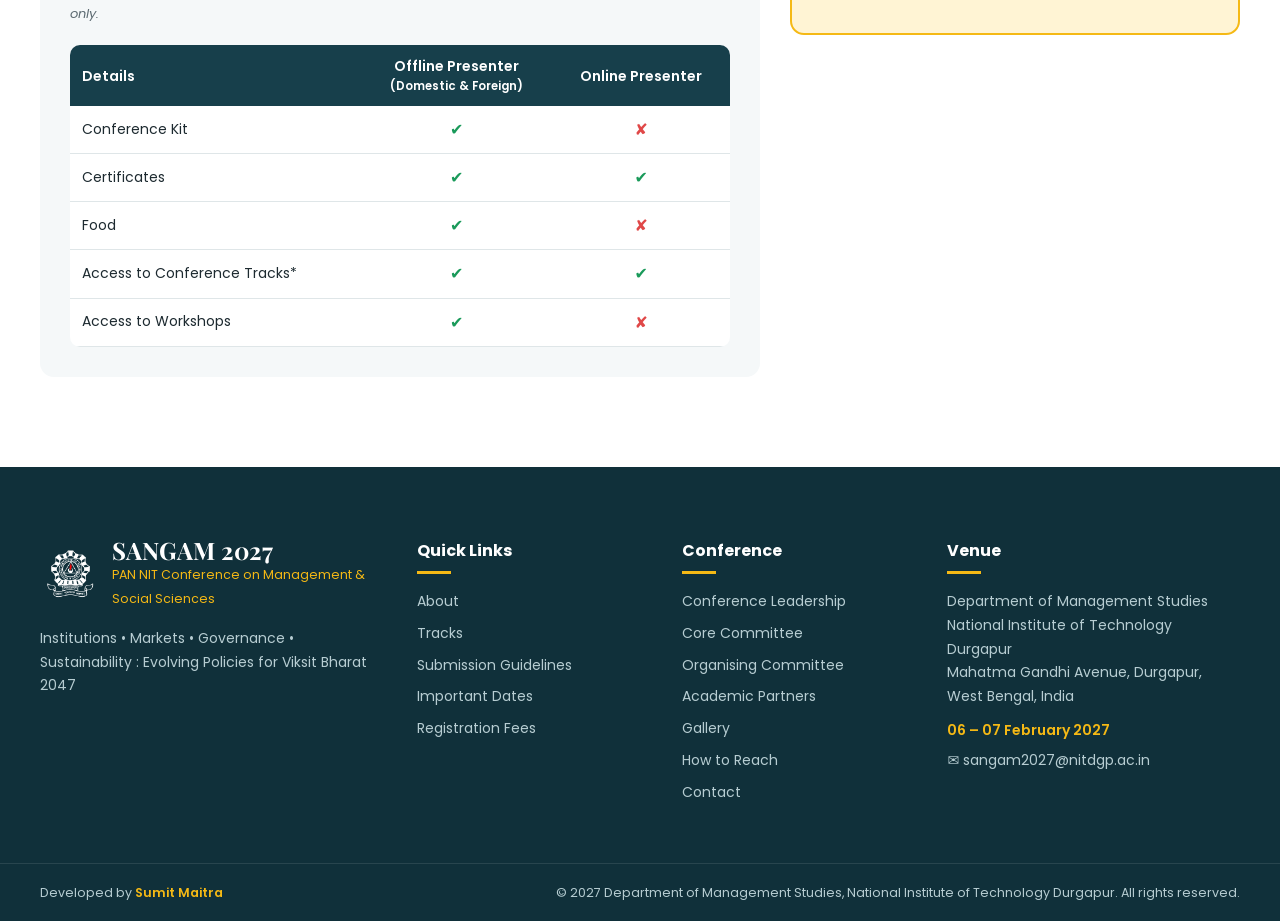
<file: registration.html>
<!DOCTYPE html>
<html lang="en">
<head>
  <meta charset="UTF-8">
  <meta name="viewport" content="width=device-width, initial-scale=1.0">
  <title>Registration Fees | SANGAM 2027</title>
  <meta name="description" content="Registration fees and payment details for SANGAM 2027.">
  <link rel="icon" type="image/png" href="assets/logos/nit-durgapur.png">
  <link rel="preconnect" href="https://fonts.googleapis.com">
  <link rel="preconnect" href="https://fonts.gstatic.com" crossorigin>
  <link href="https://fonts.googleapis.com/css2?family=Playfair+Display:wght@700;800;900&family=Poppins:wght@300;400;500;600;700&display=swap" rel="stylesheet">
  <link rel="stylesheet" href="css/style.css">
</head>
<body>

  <!-- ===== TOP BAR ===== -->
  <div class="topbar">
    <div class="container topbar-inner">
      <div class="topbar-left">
        <span><i class="ico ico-cal"></i>06 – 07 February 2027</span>
        <span class="hide-sm"><i class="ico ico-pin"></i>NIT Durgapur, West Bengal, India</span>
      </div>
      <div class="topbar-right">
        <a href="assets/docs/SANGAM-Brochure-2027.pdf" target="_blank" rel="noopener"><i class="ico ico-doc"></i>Brochure</a>
        <a href="venue.html" class="hide-sm"><i class="ico ico-route"></i>How to Reach</a>
      </div>
    </div>
  </div>

  <!-- ===== HEADER / NAV ===== -->
  <header class="header" id="header">
    <div class="container header-inner">
      <a href="index.html" class="brand">
        <img src="assets/logos/nit-durgapur.png" alt="NIT Durgapur logo">
        <div class="brand-text">
          <span class="brand-hi">राष्ट्रीय प्रौद्योगिकी संस्थान दुर्गापुर</span>
          <span class="brand-en">National Institute of Technology Durgapur</span>
          <span class="brand-sub">An Institute of National Importance under the Ministry of Education, Government of India</span>
        </div>
      </a>

      <nav class="nav" id="nav">
        <ul>
          <li><a href="index.html">Home</a></li>
          <li class="has-drop">
            <a href="about.html">About <span class="caret"></span></a>
            <ul class="drop">
              <li><a href="about.html">The Conference</a></li>
              <li><a href="about.html#nitdgp">About NIT Durgapur</a></li>
              <li><a href="about.html#dms">About DMS</a></li>
              <li><a href="gallery.html">Gallery</a></li>
            </ul>
          </li>
          <li class="has-drop">
            <a href="tracks.html">Call for Papers <span class="caret"></span></a>
            <ul class="drop">
              <li><a href="tracks.html">Conference Tracks</a></li>
              <li><a href="submission.html">Submission Guidelines</a></li>
              <li><a href="https://forms.gle/mXyWNmWkprkiNCEAA" target="_blank" rel="noopener">Submit Paper ↗</a></li>
            </ul>
          </li>
          <li><a href="dates.html">Dates</a></li>
          <li><a href="registration.html" class="active">Registration</a></li>
          <li class="has-drop">
            <a href="leadership.html">Committee <span class="caret"></span></a>
            <ul class="drop">
              <li><a href="leadership.html">Conference Leadership</a></li>
              <li><a href="core-committee.html">Core Committee</a></li>
              <li><a href="organising-committee.html">Organising Committee</a></li>
            </ul>
          </li>
          <li><a href="partners.html">Partners</a></li>
          <li><a href="venue.html">Venue</a></li>
          <li><a href="contact.html">Contact</a></li>
        </ul>
        <a href="https://forms.gle/mXyWNmWkprkiNCEAA" target="_blank" rel="noopener" class="btn btn-gold nav-cta">Submit Paper</a>
      </nav>

      <button class="burger" id="burger" aria-label="Toggle menu" aria-expanded="false">
        <span></span><span></span><span></span>
      </button>
    </div>
  </header>

  <!-- ===== PAGE BANNER ===== -->
  <section class="page-banner" style="background-image:url('assets/photos/dsc_8122.jpg')">
    <div class="container">
      <nav class="crumbs" aria-label="Breadcrumb"><a href="index.html">Home</a><span>/</span><span>Registration</span></nav>
      <h1>Registration</h1>
      <p>Registration opens 10<sup>th</sup> November, 2026 · closes 15<sup>th</sup> January, 2027</p>
    </div>
  </section>

  <!-- ===== REGISTRATION FEES ===== -->
  <section class="section fees" id="fees">
    <div class="container">
      <div class="section-head reveal">
        <span class="eyebrow">Registration</span>
        <h2>Registration Fees</h2>
      </div>

      <div class="fees-grid">
        <div class="fee-card reveal">
          <h3>Industry Participant</h3>
          <div class="fee-row"><span>Offline</span><strong>₹8,000</strong></div>
          <div class="fee-row"><span>Hybrid*</span><strong>₹10,000</strong></div>
        </div>
        <div class="fee-card featured reveal">
          <h3>Academician / Faculty</h3>
          <div class="fee-row"><span>Offline</span><strong>₹6,000</strong></div>
          <div class="fee-row"><span>Hybrid*</span><strong>₹8,000</strong></div>
        </div>
        <div class="fee-card reveal">
          <h3>Research Scholar / Post-Doctoral / RA</h3>
          <div class="fee-row"><span>Offline</span><strong>₹4,000</strong></div>
          <div class="fee-row"><span>Hybrid*</span><strong>₹6,000</strong></div>
        </div>
        <div class="fee-card reveal">
          <h3>Student</h3>
          <div class="fee-row"><span>Offline</span><strong>₹3,500</strong></div>
          <div class="fee-row"><span>Hybrid*</span><strong>₹5,500</strong></div>
        </div>
        <div class="fee-card reveal">
          <h3>Attendee (Non-Presenter)</h3>
          <div class="fee-row single"><span>Fee</span><strong>₹3,000</strong></div>
        </div>
        <div class="fee-card reveal">
          <h3>International Participant</h3>
          <div class="fee-row"><span>Offline</span><strong>$100</strong></div>
          <div class="fee-row"><span>Hybrid*</span><strong>$150</strong></div>
        </div>
      </div>

      <div class="fees-bottom">
        <div class="fee-notes reveal">
          <h3>Please Note</h3>
          <ul class="check-list">
            <li>The Registration fee includes the conference kit, working lunch, and high tea for two days of the conference.</li>
            <li>Co-Authors need to register separately for Certification purposes.</li>
            <li>Accommodation (on a twin-sharing basis) may be arranged (subject to availability) on request with charges as applicable.</li>
            <li>Payment is to be made by using NEFT/ IMPS/ UPI/ Net banking Facilities (using the bank details given here).</li>
          </ul>
          <p class="small-note">* Participants attending in hybrid mode will have access to conference tracks of Online participants only.</p>

          <div class="table-wrap">
            <table class="compare">
              <thead>
                <tr><th>Details</th><th>Offline Presenter<br><small>(Domestic &amp; Foreign)</small></th><th>Online Presenter</th></tr>
              </thead>
              <tbody>
                <tr><td>Conference Kit</td><td class="yes">✔</td><td class="no">✘</td></tr>
                <tr><td>Certificates</td><td class="yes">✔</td><td class="yes">✔</td></tr>
                <tr><td>Food</td><td class="yes">✔</td><td class="no">✘</td></tr>
                <tr><td>Access to Conference Tracks*</td><td class="yes">✔</td><td class="yes">✔</td></tr>
                <tr><td>Access to Workshops</td><td class="yes">✔</td><td class="no">✘</td></tr>
              </tbody>
            </table>
          </div>
        </div>

        <div class="pay-card reveal">
          <h3>Payment Details</h3>
          <div class="pay-row"><span>Account No.</span><strong class="copyable" data-copy="37850318679">37850318679 <em>copy</em></strong></div>
          <div class="pay-row"><span>IFSC</span><strong class="copyable" data-copy="SBIN0002108">SBIN0002108 <em>copy</em></strong></div>
          <div class="pay-row"><span>Branch</span><strong>State Bank of India, NIT Durgapur Campus</strong></div>
        </div>
      </div>
    </div>
  </section>

  <!-- ===== FOOTER ===== -->
  <footer class="footer">
    <div class="container footer-grid">
      <div>
        <div class="f-brand">
          <img src="assets/logos/nit-durgapur-hd.png" alt="NIT Durgapur logo">
          <div>
            <strong>SANGAM 2027</strong>
            <span>PAN NIT Conference on Management &amp; Social Sciences</span>
          </div>
        </div>
        <p>Institutions • Markets • Governance • Sustainability : Evolving Policies for Viksit Bharat 2047</p>
      </div>
      <div>
        <h4>Quick Links</h4>
        <ul>
          <li><a href="about.html">About</a></li>
          <li><a href="tracks.html">Tracks</a></li>
          <li><a href="submission.html">Submission Guidelines</a></li>
          <li><a href="dates.html">Important Dates</a></li>
          <li><a href="registration.html">Registration Fees</a></li>
        </ul>
      </div>
      <div>
        <h4>Conference</h4>
        <ul>
          <li><a href="leadership.html">Conference Leadership</a></li>
          <li><a href="core-committee.html">Core Committee</a></li>
          <li><a href="organising-committee.html">Organising Committee</a></li>
          <li><a href="partners.html">Academic Partners</a></li>
          <li><a href="gallery.html">Gallery</a></li>
          <li><a href="venue.html">How to Reach</a></li>
          <li><a href="contact.html">Contact</a></li>
        </ul>
      </div>
      <div>
        <h4>Venue</h4>
        <p>Department of Management Studies<br>National Institute of Technology Durgapur<br>Mahatma Gandhi Avenue, Durgapur, West Bengal, India</p>
        <p class="f-date">06 – 07 February 2027</p>
        <p class="f-mail"><a href="mailto:sangam2027@nitdgp.ac.in">sangam2027@nitdgp.ac.in</a></p>
      </div>
    </div>
    <div class="footer-bottom">
      <div class="container">
        <span>Developed by <a href="https://github.com/SumitMaitra" target="_blank" rel="noopener" class="dev-credit">Sumit Maitra</a></span>
        <span>© 2027 Department of Management Studies, National Institute of Technology Durgapur. All rights reserved.</span>
      </div>
    </div>
  </footer>

  <button class="to-top" id="toTop" aria-label="Back to top">↑</button>
  <div class="toast" id="toast">Copied!</div>

  <script src="js/main.js"></script>

</body>
</html>
</file>
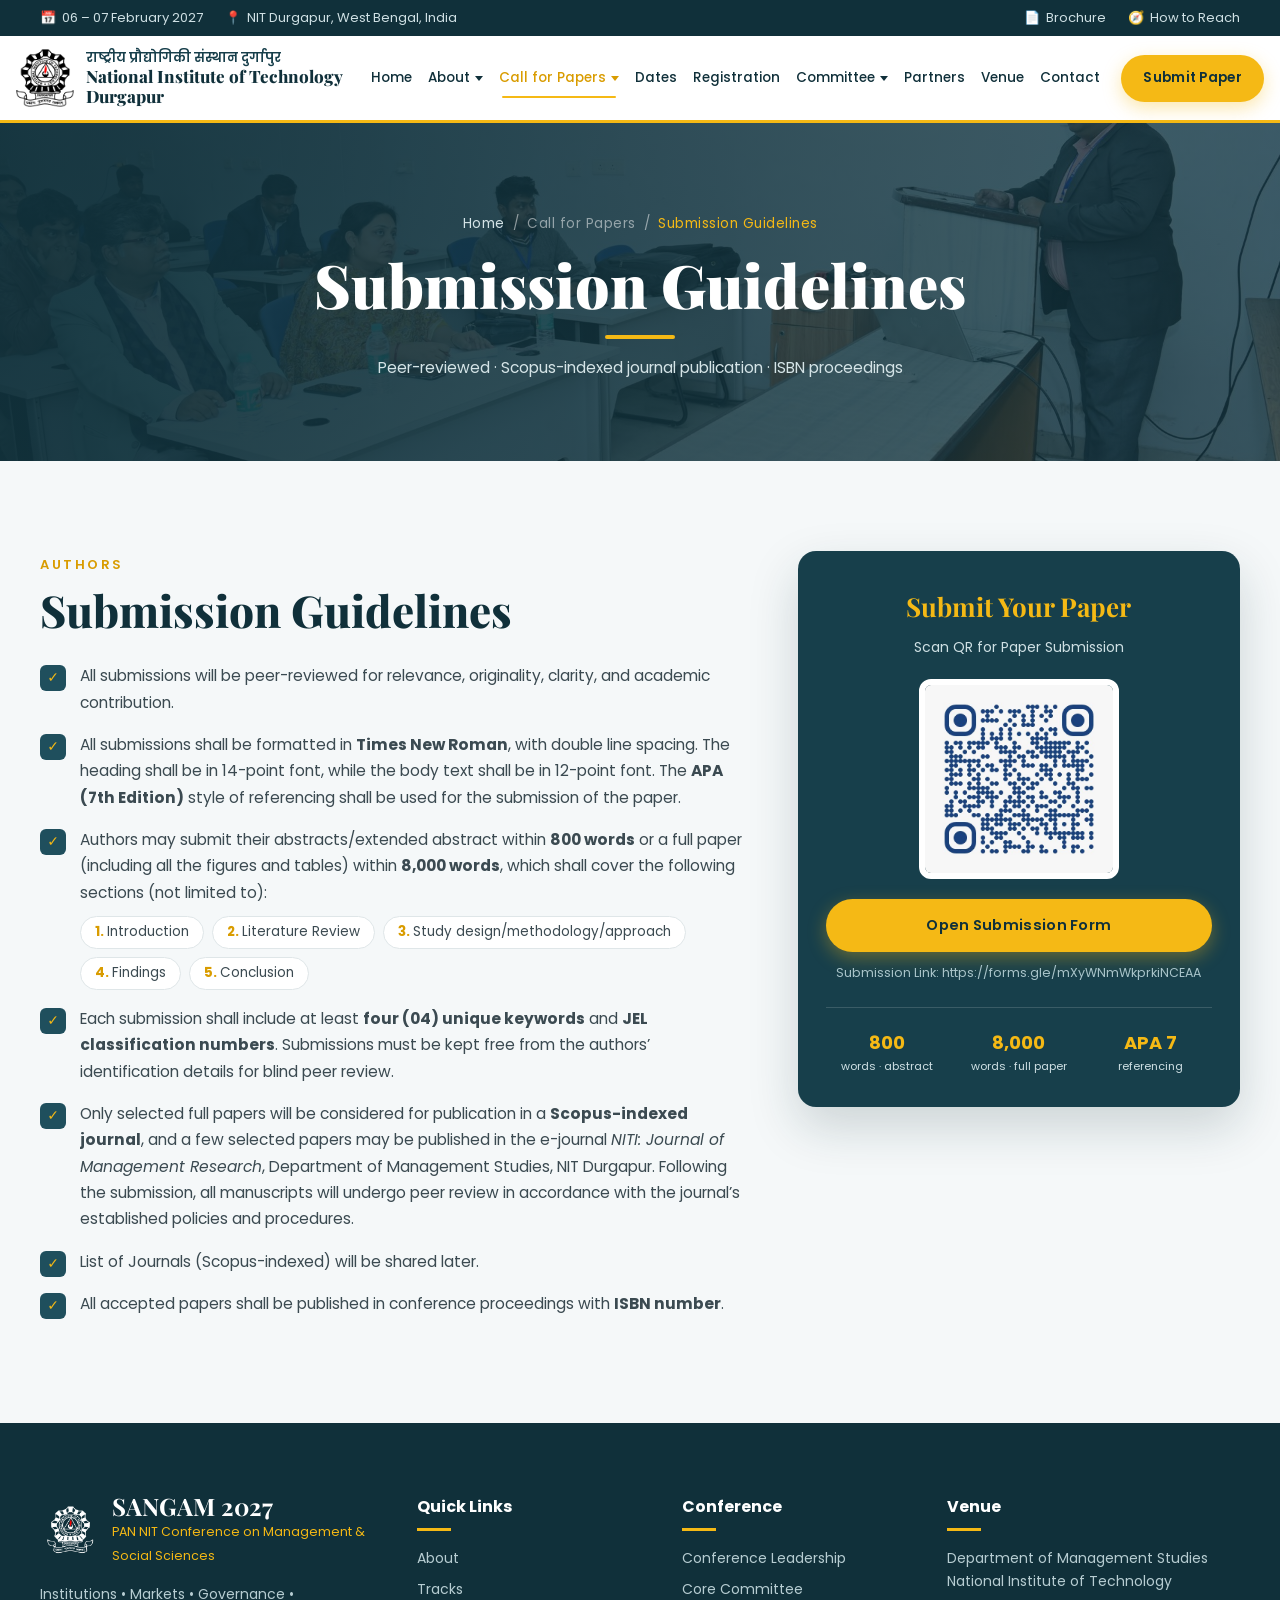
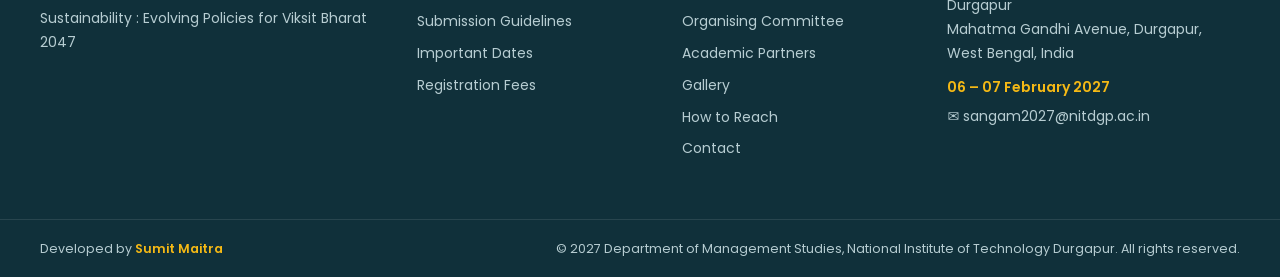
<file: submission.html>
<!DOCTYPE html>
<html lang="en">
<head>
  <meta charset="UTF-8">
  <meta name="viewport" content="width=device-width, initial-scale=1.0">
  <title>Submission Guidelines | SANGAM 2027</title>
  <meta name="description" content="Paper submission guidelines for SANGAM 2027.">
  <link rel="icon" type="image/png" href="assets/logos/nit-durgapur.png">
  <link rel="preconnect" href="https://fonts.googleapis.com">
  <link rel="preconnect" href="https://fonts.gstatic.com" crossorigin>
  <link href="https://fonts.googleapis.com/css2?family=Playfair+Display:wght@700;800;900&family=Poppins:wght@300;400;500;600;700&display=swap" rel="stylesheet">
  <link rel="stylesheet" href="css/style.css">
</head>
<body>

  <!-- ===== TOP BAR ===== -->
  <div class="topbar">
    <div class="container topbar-inner">
      <div class="topbar-left">
        <span><i class="ico ico-cal"></i>06 – 07 February 2027</span>
        <span class="hide-sm"><i class="ico ico-pin"></i>NIT Durgapur, West Bengal, India</span>
      </div>
      <div class="topbar-right">
        <a href="assets/docs/SANGAM-Brochure-2027.pdf" target="_blank" rel="noopener"><i class="ico ico-doc"></i>Brochure</a>
        <a href="venue.html" class="hide-sm"><i class="ico ico-route"></i>How to Reach</a>
      </div>
    </div>
  </div>

  <!-- ===== HEADER / NAV ===== -->
  <header class="header" id="header">
    <div class="container header-inner">
      <a href="index.html" class="brand">
        <img src="assets/logos/nit-durgapur.png" alt="NIT Durgapur logo">
        <div class="brand-text">
          <span class="brand-hi">राष्ट्रीय प्रौद्योगिकी संस्थान दुर्गापुर</span>
          <span class="brand-en">National Institute of Technology Durgapur</span>
          <span class="brand-sub">An Institute of National Importance under the Ministry of Education, Government of India</span>
        </div>
      </a>

      <nav class="nav" id="nav">
        <ul>
          <li><a href="index.html">Home</a></li>
          <li class="has-drop">
            <a href="about.html">About <span class="caret"></span></a>
            <ul class="drop">
              <li><a href="about.html">The Conference</a></li>
              <li><a href="about.html#nitdgp">About NIT Durgapur</a></li>
              <li><a href="about.html#dms">About DMS</a></li>
              <li><a href="gallery.html">Gallery</a></li>
            </ul>
          </li>
          <li class="has-drop">
            <a href="tracks.html" class="active">Call for Papers <span class="caret"></span></a>
            <ul class="drop">
              <li><a href="tracks.html">Conference Tracks</a></li>
              <li><a href="submission.html">Submission Guidelines</a></li>
              <li><a href="https://forms.gle/mXyWNmWkprkiNCEAA" target="_blank" rel="noopener">Submit Paper ↗</a></li>
            </ul>
          </li>
          <li><a href="dates.html">Dates</a></li>
          <li><a href="registration.html">Registration</a></li>
          <li class="has-drop">
            <a href="leadership.html">Committee <span class="caret"></span></a>
            <ul class="drop">
              <li><a href="leadership.html">Conference Leadership</a></li>
              <li><a href="core-committee.html">Core Committee</a></li>
              <li><a href="organising-committee.html">Organising Committee</a></li>
            </ul>
          </li>
          <li><a href="partners.html">Partners</a></li>
          <li><a href="venue.html">Venue</a></li>
          <li><a href="contact.html">Contact</a></li>
        </ul>
        <a href="https://forms.gle/mXyWNmWkprkiNCEAA" target="_blank" rel="noopener" class="btn btn-gold nav-cta">Submit Paper</a>
      </nav>

      <button class="burger" id="burger" aria-label="Toggle menu" aria-expanded="false">
        <span></span><span></span><span></span>
      </button>
    </div>
  </header>

  <!-- ===== PAGE BANNER ===== -->
  <section class="page-banner" style="background-image:url('assets/photos/dsc_8115.jpg')">
    <div class="container">
      <nav class="crumbs" aria-label="Breadcrumb"><a href="index.html">Home</a><span>/</span><span>Call for Papers</span><span>/</span><span>Submission Guidelines</span></nav>
      <h1>Submission Guidelines</h1>
      <p>Peer-reviewed · Scopus-indexed journal publication · ISBN proceedings</p>
    </div>
  </section>

  <!-- ===== SUBMISSION GUIDELINES ===== -->
  <section class="section submission" id="submission">
    <div class="container sub-grid">
      <div class="reveal">
        <span class="eyebrow">Authors</span>
        <h2>Submission Guidelines</h2>
        <ul class="guide-list">
          <li>All submissions will be peer-reviewed for relevance, originality, clarity, and academic contribution.</li>
          <li>All submissions shall be formatted in <strong>Times New Roman</strong>, with double line spacing. The heading shall be in 14-point font, while the body text shall be in 12-point font. The <strong>APA (7th Edition)</strong> style of referencing shall be used for the submission of the paper.</li>
          <li>Authors may submit their abstracts/extended abstract within <strong>800 words</strong> or a full paper (including all the figures and tables) within <strong>8,000 words</strong>, which shall cover the following sections (not limited to):
            <ol class="sections-list">
              <li>Introduction</li>
              <li>Literature Review</li>
              <li>Study design/methodology/approach</li>
              <li>Findings</li>
              <li>Conclusion</li>
            </ol>
          </li>
          <li>Each submission shall include at least <strong>four (04) unique keywords</strong> and <strong>JEL classification numbers</strong>. Submissions must be kept free from the authors’ identification details for blind peer review.</li>
          <li>Only selected full papers will be considered for publication in a <strong>Scopus-indexed journal</strong>, and a few selected papers may be published in the e-journal <em>NITI: Journal of Management Research</em>, Department of Management Studies, NIT Durgapur. Following the submission, all manuscripts will undergo peer review in accordance with the journal’s established policies and procedures.</li>
          <li>List of Journals (Scopus-indexed) will be shared later.</li>
          <li>All accepted papers shall be published in conference proceedings with <strong>ISBN number</strong>.</li>
        </ul>
      </div>
      <aside class="sub-card reveal">
        <h3>Submit Your Paper</h3>
        <p>Scan QR for Paper Submission</p>
        <img src="assets/qr/submission.jpg" alt="QR code for paper submission" class="sub-qr">
        <a href="https://forms.gle/mXyWNmWkprkiNCEAA" target="_blank" rel="noopener" class="btn btn-gold btn-block">Open Submission Form</a>
        <small class="sub-link">Submission Link: https://forms.gle/mXyWNmWkprkiNCEAA</small>
        <div class="sub-quick">
          <div><strong>800</strong><span>words · abstract</span></div>
          <div><strong>8,000</strong><span>words · full paper</span></div>
          <div><strong>APA 7</strong><span>referencing</span></div>
        </div>
      </aside>
    </div>
  </section>

  <!-- ===== FOOTER ===== -->
  <footer class="footer">
    <div class="container footer-grid">
      <div>
        <div class="f-brand">
          <img src="assets/logos/nit-durgapur-hd.png" alt="NIT Durgapur logo">
          <div>
            <strong>SANGAM 2027</strong>
            <span>PAN NIT Conference on Management &amp; Social Sciences</span>
          </div>
        </div>
        <p>Institutions • Markets • Governance • Sustainability : Evolving Policies for Viksit Bharat 2047</p>
      </div>
      <div>
        <h4>Quick Links</h4>
        <ul>
          <li><a href="about.html">About</a></li>
          <li><a href="tracks.html">Tracks</a></li>
          <li><a href="submission.html">Submission Guidelines</a></li>
          <li><a href="dates.html">Important Dates</a></li>
          <li><a href="registration.html">Registration Fees</a></li>
        </ul>
      </div>
      <div>
        <h4>Conference</h4>
        <ul>
          <li><a href="leadership.html">Conference Leadership</a></li>
          <li><a href="core-committee.html">Core Committee</a></li>
          <li><a href="organising-committee.html">Organising Committee</a></li>
          <li><a href="partners.html">Academic Partners</a></li>
          <li><a href="gallery.html">Gallery</a></li>
          <li><a href="venue.html">How to Reach</a></li>
          <li><a href="contact.html">Contact</a></li>
        </ul>
      </div>
      <div>
        <h4>Venue</h4>
        <p>Department of Management Studies<br>National Institute of Technology Durgapur<br>Mahatma Gandhi Avenue, Durgapur, West Bengal, India</p>
        <p class="f-date">06 – 07 February 2027</p>
        <p class="f-mail"><a href="mailto:sangam2027@nitdgp.ac.in">sangam2027@nitdgp.ac.in</a></p>
      </div>
    </div>
    <div class="footer-bottom">
      <div class="container">
        <span>Developed by <a href="https://github.com/SumitMaitra" target="_blank" rel="noopener" class="dev-credit">Sumit Maitra</a></span>
        <span>© 2027 Department of Management Studies, National Institute of Technology Durgapur. All rights reserved.</span>
      </div>
    </div>
  </footer>

  <button class="to-top" id="toTop" aria-label="Back to top">↑</button>
  <div class="toast" id="toast">Copied!</div>

  <script src="js/main.js"></script>

</body>
</html>
</file>
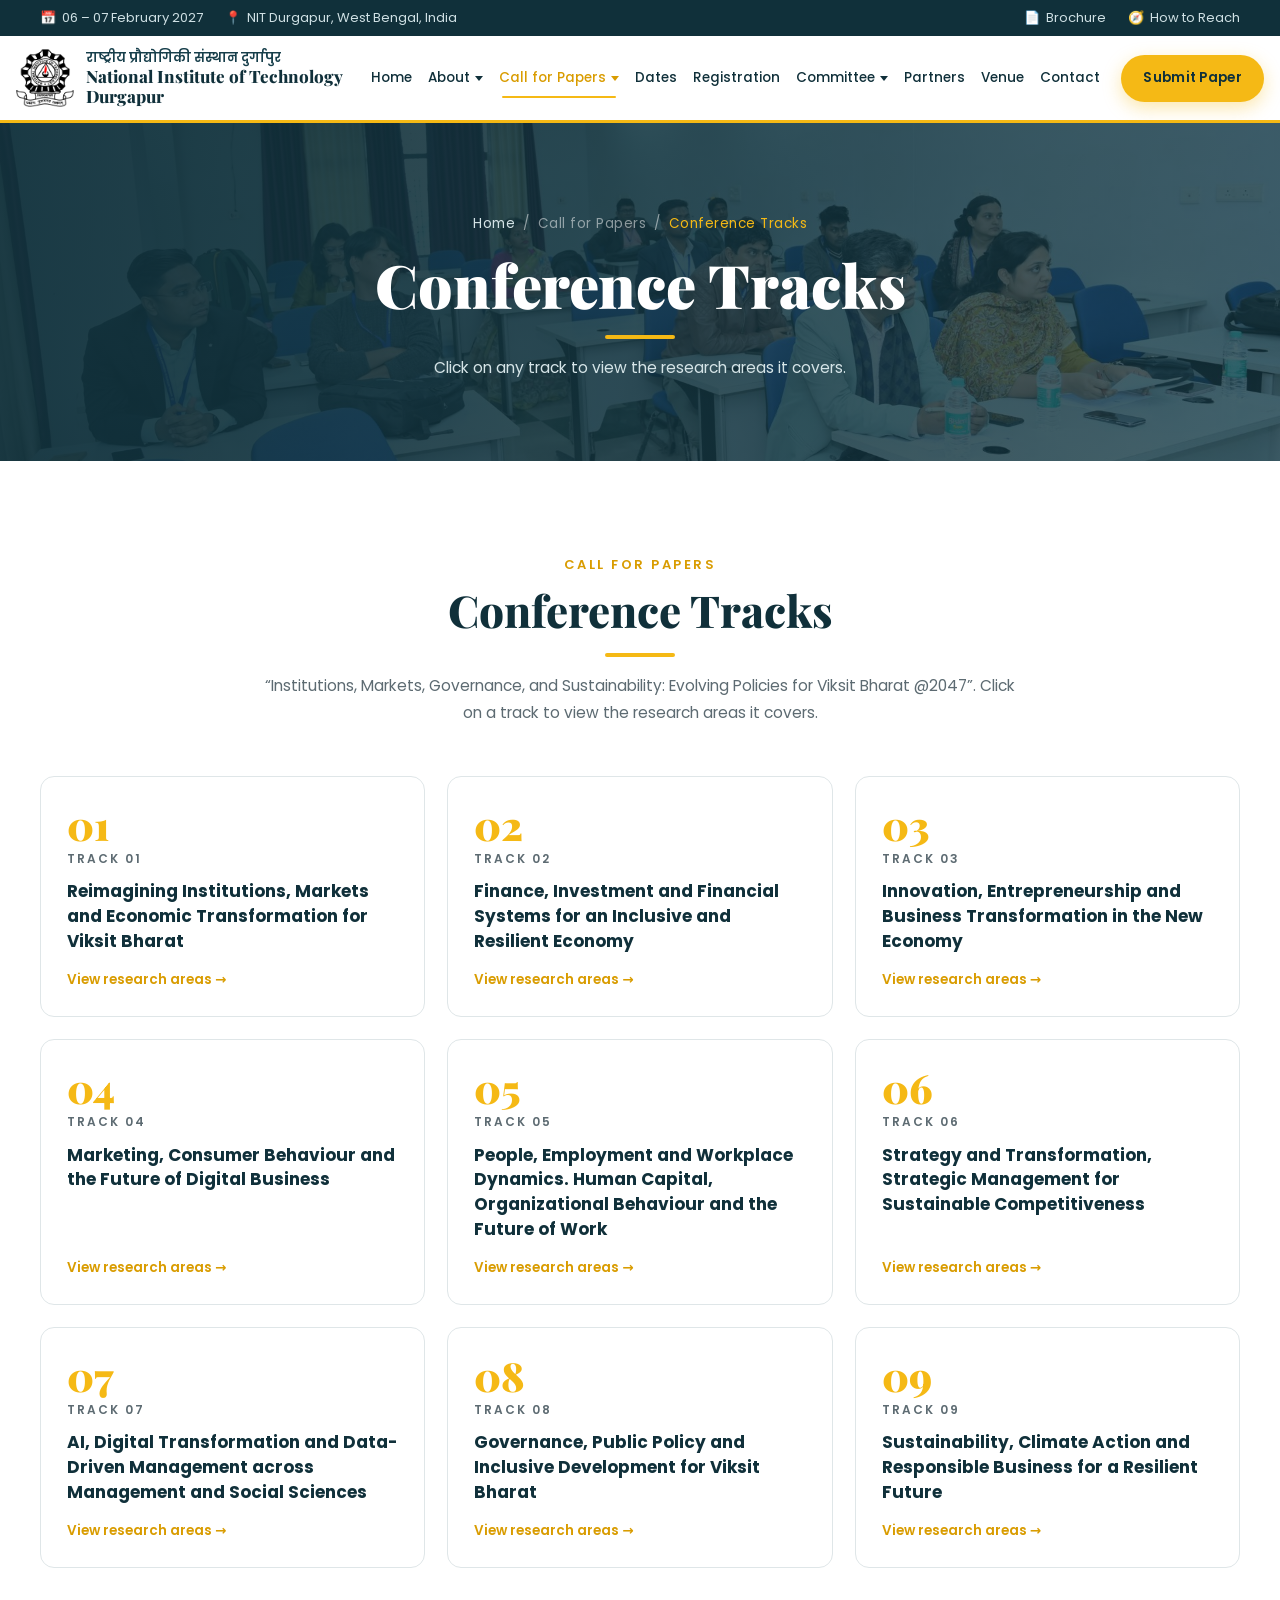
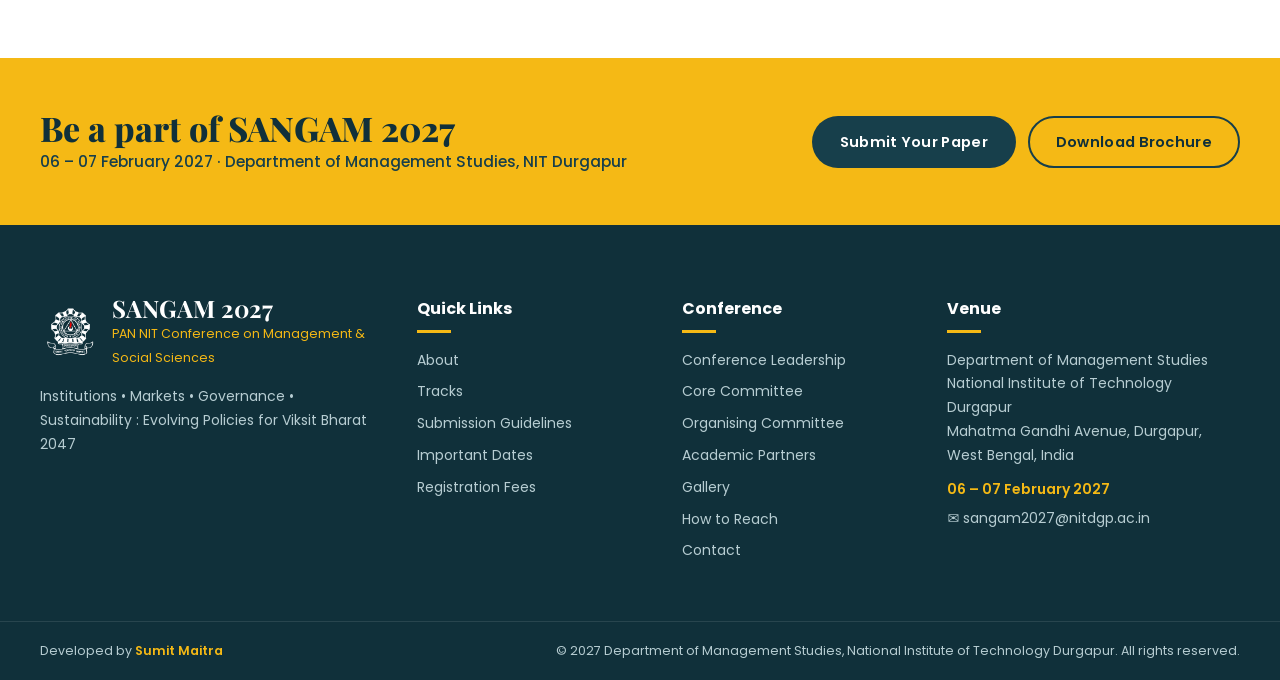
<file: tracks.html>
<!DOCTYPE html>
<html lang="en">
<head>
  <meta charset="UTF-8">
  <meta name="viewport" content="width=device-width, initial-scale=1.0">
  <title>Conference Tracks | SANGAM 2027</title>
  <meta name="description" content="Nine research tracks of SANGAM 2027 – PAN NIT Conference on Management & Social Sciences.">
  <link rel="icon" type="image/png" href="assets/logos/nit-durgapur.png">
  <link rel="preconnect" href="https://fonts.googleapis.com">
  <link rel="preconnect" href="https://fonts.gstatic.com" crossorigin>
  <link href="https://fonts.googleapis.com/css2?family=Playfair+Display:wght@700;800;900&family=Poppins:wght@300;400;500;600;700&display=swap" rel="stylesheet">
  <link rel="stylesheet" href="css/style.css">
</head>
<body>

  <!-- ===== TOP BAR ===== -->
  <div class="topbar">
    <div class="container topbar-inner">
      <div class="topbar-left">
        <span><i class="ico ico-cal"></i>06 – 07 February 2027</span>
        <span class="hide-sm"><i class="ico ico-pin"></i>NIT Durgapur, West Bengal, India</span>
      </div>
      <div class="topbar-right">
        <a href="assets/docs/SANGAM-Brochure-2027.pdf" target="_blank" rel="noopener"><i class="ico ico-doc"></i>Brochure</a>
        <a href="venue.html" class="hide-sm"><i class="ico ico-route"></i>How to Reach</a>
      </div>
    </div>
  </div>

  <!-- ===== HEADER / NAV ===== -->
  <header class="header" id="header">
    <div class="container header-inner">
      <a href="index.html" class="brand">
        <img src="assets/logos/nit-durgapur.png" alt="NIT Durgapur logo">
        <div class="brand-text">
          <span class="brand-hi">राष्ट्रीय प्रौद्योगिकी संस्थान दुर्गापुर</span>
          <span class="brand-en">National Institute of Technology Durgapur</span>
          <span class="brand-sub">An Institute of National Importance under the Ministry of Education, Government of India</span>
        </div>
      </a>

      <nav class="nav" id="nav">
        <ul>
          <li><a href="index.html">Home</a></li>
          <li class="has-drop">
            <a href="about.html">About <span class="caret"></span></a>
            <ul class="drop">
              <li><a href="about.html">The Conference</a></li>
              <li><a href="about.html#nitdgp">About NIT Durgapur</a></li>
              <li><a href="about.html#dms">About DMS</a></li>
              <li><a href="gallery.html">Gallery</a></li>
            </ul>
          </li>
          <li class="has-drop">
            <a href="tracks.html" class="active">Call for Papers <span class="caret"></span></a>
            <ul class="drop">
              <li><a href="tracks.html">Conference Tracks</a></li>
              <li><a href="submission.html">Submission Guidelines</a></li>
              <li><a href="https://forms.gle/mXyWNmWkprkiNCEAA" target="_blank" rel="noopener">Submit Paper ↗</a></li>
            </ul>
          </li>
          <li><a href="dates.html">Dates</a></li>
          <li><a href="registration.html">Registration</a></li>
          <li class="has-drop">
            <a href="leadership.html">Committee <span class="caret"></span></a>
            <ul class="drop">
              <li><a href="leadership.html">Conference Leadership</a></li>
              <li><a href="core-committee.html">Core Committee</a></li>
              <li><a href="organising-committee.html">Organising Committee</a></li>
            </ul>
          </li>
          <li><a href="partners.html">Partners</a></li>
          <li><a href="venue.html">Venue</a></li>
          <li><a href="contact.html">Contact</a></li>
        </ul>
        <a href="https://forms.gle/mXyWNmWkprkiNCEAA" target="_blank" rel="noopener" class="btn btn-gold nav-cta">Submit Paper</a>
      </nav>

      <button class="burger" id="burger" aria-label="Toggle menu" aria-expanded="false">
        <span></span><span></span><span></span>
      </button>
    </div>
  </header>

  <!-- ===== PAGE BANNER ===== -->
  <section class="page-banner" style="background-image:url('assets/photos/dsc_8088.jpg')">
    <div class="container">
      <nav class="crumbs" aria-label="Breadcrumb"><a href="index.html">Home</a><span>/</span><span>Call for Papers</span><span>/</span><span>Conference Tracks</span></nav>
      <h1>Conference Tracks</h1>
      <p>Click on any track to view the research areas it covers.</p>
    </div>
  </section>

  <!-- ===== TRACKS ===== -->
  <section class="section tracks" id="tracks">
    <div class="container">
      <div class="section-head reveal">
        <span class="eyebrow">Call for Papers</span>
        <h2>Conference Tracks</h2>
        <p class="lead">“Institutions, Markets, Governance, and Sustainability: Evolving Policies for Viksit Bharat @2047”. Click on a track to view the research areas it covers.</p>
      </div>
      <div class="tracks-grid" id="tracksGrid"><!-- filled by JS --></div>
    </div>
  </section>

  <!-- Track modal -->
  <div class="modal" id="trackModal" aria-hidden="true">
    <div class="modal-box" role="dialog" aria-modal="true" aria-labelledby="modalTitle">
      <button class="modal-close" aria-label="Close">&times;</button>
      <span class="modal-num" id="modalNum"></span>
      <h3 id="modalTitle"></h3>
      <p id="modalDesc" class="modal-desc"></p>
      <h4 id="modalListHead">Covers</h4>
      <ul id="modalList"></ul>
      <a href="https://forms.gle/mXyWNmWkprkiNCEAA" target="_blank" rel="noopener" class="btn btn-gold">Submit to this Track</a>
    </div>
  </div>

  <!-- ===== CTA BAND ===== -->
  <section class="cta-band">
    <div class="container cta-inner">
      <div>
        <h2>Be a part of SANGAM 2027</h2>
        <p>06 – 07 February 2027 · Department of Management Studies, NIT Durgapur</p>
      </div>
      <div class="cta-btns">
        <a href="https://forms.gle/mXyWNmWkprkiNCEAA" target="_blank" rel="noopener" class="btn btn-gold">Submit Your Paper</a>
        <a href="assets/docs/SANGAM-Brochure-2027.pdf" target="_blank" rel="noopener" class="btn btn-outline">Download Brochure</a>
      </div>
    </div>
  </section>

  <!-- ===== FOOTER ===== -->
  <footer class="footer">
    <div class="container footer-grid">
      <div>
        <div class="f-brand">
          <img src="assets/logos/nit-durgapur-hd.png" alt="NIT Durgapur logo">
          <div>
            <strong>SANGAM 2027</strong>
            <span>PAN NIT Conference on Management &amp; Social Sciences</span>
          </div>
        </div>
        <p>Institutions • Markets • Governance • Sustainability : Evolving Policies for Viksit Bharat 2047</p>
      </div>
      <div>
        <h4>Quick Links</h4>
        <ul>
          <li><a href="about.html">About</a></li>
          <li><a href="tracks.html">Tracks</a></li>
          <li><a href="submission.html">Submission Guidelines</a></li>
          <li><a href="dates.html">Important Dates</a></li>
          <li><a href="registration.html">Registration Fees</a></li>
        </ul>
      </div>
      <div>
        <h4>Conference</h4>
        <ul>
          <li><a href="leadership.html">Conference Leadership</a></li>
          <li><a href="core-committee.html">Core Committee</a></li>
          <li><a href="organising-committee.html">Organising Committee</a></li>
          <li><a href="partners.html">Academic Partners</a></li>
          <li><a href="gallery.html">Gallery</a></li>
          <li><a href="venue.html">How to Reach</a></li>
          <li><a href="contact.html">Contact</a></li>
        </ul>
      </div>
      <div>
        <h4>Venue</h4>
        <p>Department of Management Studies<br>National Institute of Technology Durgapur<br>Mahatma Gandhi Avenue, Durgapur, West Bengal, India</p>
        <p class="f-date">06 – 07 February 2027</p>
        <p class="f-mail"><a href="mailto:sangam2027@nitdgp.ac.in">sangam2027@nitdgp.ac.in</a></p>
      </div>
    </div>
    <div class="footer-bottom">
      <div class="container">
        <span>Developed by <a href="https://github.com/SumitMaitra" target="_blank" rel="noopener" class="dev-credit">Sumit Maitra</a></span>
        <span>© 2027 Department of Management Studies, National Institute of Technology Durgapur. All rights reserved.</span>
      </div>
    </div>
  </footer>

  <button class="to-top" id="toTop" aria-label="Back to top">↑</button>
  <div class="toast" id="toast">Copied!</div>

  <script src="js/main.js"></script>

</body>
</html>
</file>
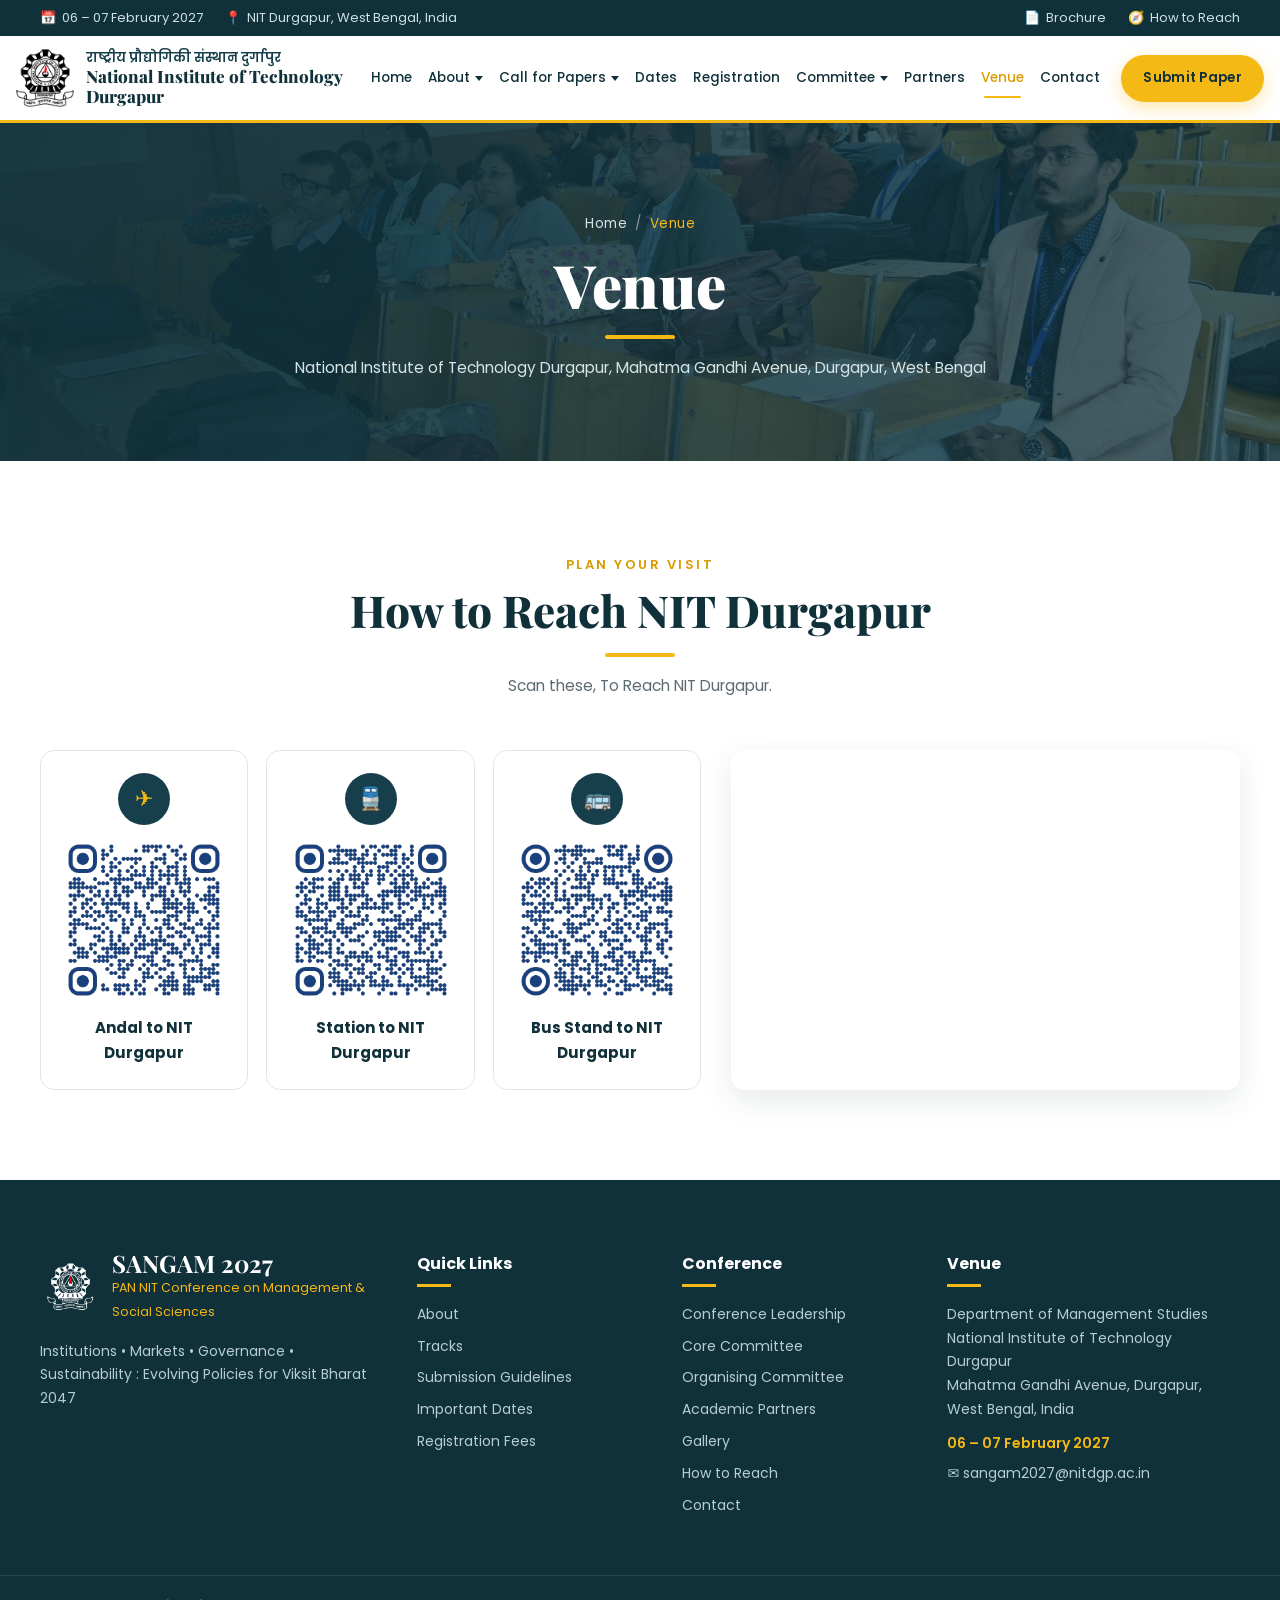
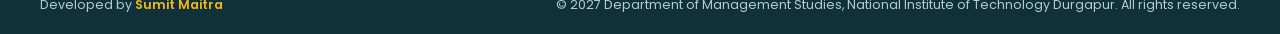
<file: venue.html>
<!DOCTYPE html>
<html lang="en">
<head>
  <meta charset="UTF-8">
  <meta name="viewport" content="width=device-width, initial-scale=1.0">
  <title>Venue &amp; How to Reach | SANGAM 2027</title>
  <meta name="description" content="Directions to NIT Durgapur, the venue of SANGAM 2027.">
  <link rel="icon" type="image/png" href="assets/logos/nit-durgapur.png">
  <link rel="preconnect" href="https://fonts.googleapis.com">
  <link rel="preconnect" href="https://fonts.gstatic.com" crossorigin>
  <link href="https://fonts.googleapis.com/css2?family=Playfair+Display:wght@700;800;900&family=Poppins:wght@300;400;500;600;700&display=swap" rel="stylesheet">
  <link rel="stylesheet" href="css/style.css">
</head>
<body>

  <!-- ===== TOP BAR ===== -->
  <div class="topbar">
    <div class="container topbar-inner">
      <div class="topbar-left">
        <span><i class="ico ico-cal"></i>06 – 07 February 2027</span>
        <span class="hide-sm"><i class="ico ico-pin"></i>NIT Durgapur, West Bengal, India</span>
      </div>
      <div class="topbar-right">
        <a href="assets/docs/SANGAM-Brochure-2027.pdf" target="_blank" rel="noopener"><i class="ico ico-doc"></i>Brochure</a>
        <a href="venue.html" class="hide-sm"><i class="ico ico-route"></i>How to Reach</a>
      </div>
    </div>
  </div>

  <!-- ===== HEADER / NAV ===== -->
  <header class="header" id="header">
    <div class="container header-inner">
      <a href="index.html" class="brand">
        <img src="assets/logos/nit-durgapur.png" alt="NIT Durgapur logo">
        <div class="brand-text">
          <span class="brand-hi">राष्ट्रीय प्रौद्योगिकी संस्थान दुर्गापुर</span>
          <span class="brand-en">National Institute of Technology Durgapur</span>
          <span class="brand-sub">An Institute of National Importance under the Ministry of Education, Government of India</span>
        </div>
      </a>

      <nav class="nav" id="nav">
        <ul>
          <li><a href="index.html">Home</a></li>
          <li class="has-drop">
            <a href="about.html">About <span class="caret"></span></a>
            <ul class="drop">
              <li><a href="about.html">The Conference</a></li>
              <li><a href="about.html#nitdgp">About NIT Durgapur</a></li>
              <li><a href="about.html#dms">About DMS</a></li>
              <li><a href="gallery.html">Gallery</a></li>
            </ul>
          </li>
          <li class="has-drop">
            <a href="tracks.html">Call for Papers <span class="caret"></span></a>
            <ul class="drop">
              <li><a href="tracks.html">Conference Tracks</a></li>
              <li><a href="submission.html">Submission Guidelines</a></li>
              <li><a href="https://forms.gle/mXyWNmWkprkiNCEAA" target="_blank" rel="noopener">Submit Paper ↗</a></li>
            </ul>
          </li>
          <li><a href="dates.html">Dates</a></li>
          <li><a href="registration.html">Registration</a></li>
          <li class="has-drop">
            <a href="leadership.html">Committee <span class="caret"></span></a>
            <ul class="drop">
              <li><a href="leadership.html">Conference Leadership</a></li>
              <li><a href="core-committee.html">Core Committee</a></li>
              <li><a href="organising-committee.html">Organising Committee</a></li>
            </ul>
          </li>
          <li><a href="partners.html">Partners</a></li>
          <li><a href="venue.html" class="active">Venue</a></li>
          <li><a href="contact.html">Contact</a></li>
        </ul>
        <a href="https://forms.gle/mXyWNmWkprkiNCEAA" target="_blank" rel="noopener" class="btn btn-gold nav-cta">Submit Paper</a>
      </nav>

      <button class="burger" id="burger" aria-label="Toggle menu" aria-expanded="false">
        <span></span><span></span><span></span>
      </button>
    </div>
  </header>

  <!-- ===== PAGE BANNER ===== -->
  <section class="page-banner" style="background-image:url('assets/photos/dsc_8276.jpg')">
    <div class="container">
      <nav class="crumbs" aria-label="Breadcrumb"><a href="index.html">Home</a><span>/</span><span>Venue</span></nav>
      <h1>Venue</h1>
      <p>National Institute of Technology Durgapur, Mahatma Gandhi Avenue, Durgapur, West Bengal</p>
    </div>
  </section>

  <!-- ===== VENUE / HOW TO REACH ===== -->
  <section class="section venue" id="venue">
    <div class="container">
      <div class="section-head reveal">
        <span class="eyebrow">Plan Your Visit</span>
        <h2>How to Reach NIT Durgapur</h2>
        <p class="lead">Scan these, To Reach NIT Durgapur.</p>
      </div>
      <div class="venue-grid">
        <div class="qr-cards">
          <div class="qr-card reveal">
            <div class="qr-ico">✈</div>
            <img src="assets/qr/airport-andal.png" alt="QR code for directions from Andal airport to NIT Durgapur" loading="lazy">
            <h4>Andal to NIT Durgapur</h4>
          </div>
          <div class="qr-card reveal">
            <div class="qr-ico">🚆</div>
            <img src="assets/qr/railway-station.png" alt="QR code for directions from Durgapur railway station to NIT Durgapur" loading="lazy">
            <h4>Station to NIT Durgapur</h4>
          </div>
          <div class="qr-card reveal">
            <div class="qr-ico">🚌</div>
            <img src="assets/qr/bus-stand.png" alt="QR code for directions from the bus stand to NIT Durgapur" loading="lazy">
            <h4>Bus Stand to NIT Durgapur</h4>
          </div>
        </div>
        <div class="map reveal">
          <iframe title="Map of NIT Durgapur" src="https://maps.google.com/maps?q=National%20Institute%20of%20Technology%20Durgapur&t=&z=14&ie=UTF8&iwloc=&output=embed" loading="lazy" referrerpolicy="no-referrer-when-downgrade"></iframe>
        </div>
      </div>
    </div>
  </section>

  <!-- ===== FOOTER ===== -->
  <footer class="footer">
    <div class="container footer-grid">
      <div>
        <div class="f-brand">
          <img src="assets/logos/nit-durgapur-hd.png" alt="NIT Durgapur logo">
          <div>
            <strong>SANGAM 2027</strong>
            <span>PAN NIT Conference on Management &amp; Social Sciences</span>
          </div>
        </div>
        <p>Institutions • Markets • Governance • Sustainability : Evolving Policies for Viksit Bharat 2047</p>
      </div>
      <div>
        <h4>Quick Links</h4>
        <ul>
          <li><a href="about.html">About</a></li>
          <li><a href="tracks.html">Tracks</a></li>
          <li><a href="submission.html">Submission Guidelines</a></li>
          <li><a href="dates.html">Important Dates</a></li>
          <li><a href="registration.html">Registration Fees</a></li>
        </ul>
      </div>
      <div>
        <h4>Conference</h4>
        <ul>
          <li><a href="leadership.html">Conference Leadership</a></li>
          <li><a href="core-committee.html">Core Committee</a></li>
          <li><a href="organising-committee.html">Organising Committee</a></li>
          <li><a href="partners.html">Academic Partners</a></li>
          <li><a href="gallery.html">Gallery</a></li>
          <li><a href="venue.html">How to Reach</a></li>
          <li><a href="contact.html">Contact</a></li>
        </ul>
      </div>
      <div>
        <h4>Venue</h4>
        <p>Department of Management Studies<br>National Institute of Technology Durgapur<br>Mahatma Gandhi Avenue, Durgapur, West Bengal, India</p>
        <p class="f-date">06 – 07 February 2027</p>
        <p class="f-mail"><a href="mailto:sangam2027@nitdgp.ac.in">sangam2027@nitdgp.ac.in</a></p>
      </div>
    </div>
    <div class="footer-bottom">
      <div class="container">
        <span>Developed by <a href="https://github.com/SumitMaitra" target="_blank" rel="noopener" class="dev-credit">Sumit Maitra</a></span>
        <span>© 2027 Department of Management Studies, National Institute of Technology Durgapur. All rights reserved.</span>
      </div>
    </div>
  </footer>

  <button class="to-top" id="toTop" aria-label="Back to top">↑</button>
  <div class="toast" id="toast">Copied!</div>

  <script src="js/main.js"></script>

</body>
</html>
</file>
<file: css/style.css>
/* =========================================================
   SANGAM 2027 — PAN NIT Conference
   Colour palette taken from the official brochure:
   deep teal + saffron gold
   ========================================================= */
:root {
  --teal-900: #10303a;
  --teal-800: #173f4b;
  --teal-700: #1f4f5d;
  --teal-600: #2a6373;
  --teal-100: #e4eef0;
  --gold: #f5b915;
  --gold-dark: #d99c00;
  --gold-soft: #fff4d4;
  --orange: #f26a1b;
  --ink: #1d2a30;
  --muted: #5d6b72;
  --line: #dfe6e8;
  --bg: #ffffff;
  --bg-alt: #f5f8f9;
  --radius: 14px;
  --shadow: 0 10px 30px rgba(16, 48, 58, .10);
  --shadow-lg: 0 20px 50px rgba(16, 48, 58, .18);
  --font-display: 'Playfair Display', Georgia, serif;
  --font-body: 'Poppins', system-ui, -apple-system, Segoe UI, sans-serif;
  --header-h: 84px;
}

*, *::before, *::after { box-sizing: border-box; margin: 0; padding: 0; }
html { scroll-behavior: smooth; scroll-padding-top: calc(var(--header-h) + 10px); }
body { font-family: var(--font-body); color: var(--ink); background: var(--bg); line-height: 1.7; font-size: 15.5px; overflow-x: hidden; }
img { max-width: 100%; display: block; }
a { color: inherit; text-decoration: none; }
ul { list-style: none; }
.container { width: min(1200px, 100% - 32px); margin-inline: auto; }

/* ---------- Buttons ---------- */
.btn { display: inline-flex; align-items: center; justify-content: center; gap: 8px; padding: 12px 26px; border-radius: 50px; font-weight: 600; font-size: 14.5px; letter-spacing: .3px; transition: .3s ease; cursor: pointer; border: 2px solid transparent; }
.btn-gold { background: var(--gold); color: var(--teal-900); box-shadow: 0 6px 18px rgba(245, 185, 21, .35); }
.btn-gold:hover { background: var(--gold-dark); transform: translateY(-2px); }
.btn-outline { border-color: rgba(255,255,255,.75); color: #fff; }
.btn-outline:hover { background: #fff; color: var(--teal-900); }
.btn-teal { background: var(--teal-700); color: #fff; }
.btn-teal:hover { background: var(--teal-900); transform: translateY(-2px); }
.btn-block { width: 100%; }

/* ---------- Top bar ---------- */
.topbar { background: var(--teal-900); color: #cfe0e4; font-size: 13px; }
.topbar-inner { display: flex; justify-content: space-between; align-items: center; padding: 7px 0; gap: 12px; }
.topbar-left, .topbar-right { display: flex; gap: 22px; align-items: center; }
.topbar a:hover { color: var(--gold); }
.ico { font-style: normal; margin-right: 6px; }
.ico-cal::before { content: "📅"; }
.ico-pin::before { content: "📍"; }
.ico-doc::before { content: "📄"; }
.ico-route::before { content: "🧭"; }

/* ---------- Header ---------- */
.header { position: sticky; top: 0; z-index: 100; background: rgba(255,255,255,.97); backdrop-filter: blur(8px); border-bottom: 3px solid var(--gold); transition: box-shadow .3s; }
.header.scrolled { box-shadow: 0 6px 24px rgba(0,0,0,.08); }
.header .container { width: min(1380px, 100% - 32px); }
.header-inner { display: flex; align-items: center; justify-content: space-between; min-height: var(--header-h); gap: 20px; }
.brand { display: flex; align-items: center; gap: 12px; flex-shrink: 1; min-width: 0; }
.brand img { flex-shrink: 0; }
/* let grid children shrink below their content (e.g. the scrollable fee table) */
.fees-bottom > *, .sub-grid > *, .about-grid > *, .venue-grid > *, .cm-row > * { min-width: 0; }
.brand img { width: 58px; height: 58px; object-fit: contain; }
.brand-text { display: flex; flex-direction: column; line-height: 1.2; }
.brand-hi { font-size: 13px; color: var(--teal-800); font-weight: 600; }
.brand-en { font-family: var(--font-display); font-size: 17px; font-weight: 800; color: var(--teal-900); }
.brand-sub { font-size: 9.5px; color: var(--muted); max-width: 330px; }

.nav { display: flex; align-items: center; gap: 14px; }
.nav > ul { display: flex; align-items: center; gap: 2px; }
.nav > ul > li { position: relative; }
.nav > ul > li > a { display: flex; align-items: center; gap: 5px; padding: 10px 10px; font-size: 14px; font-weight: 500; color: var(--teal-900); border-radius: 8px; transition: .25s; white-space: nowrap; }
.nav > ul > li > a:hover, .nav > ul > li > a.active { color: var(--gold-dark); }
.nav > ul > li > a.active::after { content: ""; position: absolute; left: 10px; right: 10px; bottom: 2px; height: 2px; background: var(--gold); border-radius: 2px; }
.caret { width: 0; height: 0; border-left: 4px solid transparent; border-right: 4px solid transparent; border-top: 5px solid currentColor; }
.drop { position: absolute; top: 100%; left: 0; min-width: 220px; background: #fff; border-radius: 10px; box-shadow: var(--shadow-lg); padding: 8px; opacity: 0; visibility: hidden; transform: translateY(10px); transition: .25s; border-top: 3px solid var(--gold); }
.has-drop:hover .drop, .has-drop:focus-within .drop { opacity: 1; visibility: visible; transform: translateY(0); }
.drop a { display: block; padding: 9px 14px; font-size: 14px; border-radius: 6px; color: var(--ink); }
.drop a:hover { background: var(--teal-100); color: var(--teal-800); }
.nav-cta { padding: 10px 20px; font-size: 13.5px; white-space: nowrap; }

.burger { display: none; width: 44px; height: 44px; border: 0; background: var(--teal-800); border-radius: 10px; cursor: pointer; flex-direction: column; justify-content: center; align-items: center; gap: 5px; }
.burger span { width: 22px; height: 2px; background: #fff; border-radius: 2px; transition: .3s; }
.burger.open span:nth-child(1) { transform: translateY(7px) rotate(45deg); }
.burger.open span:nth-child(2) { opacity: 0; }
.burger.open span:nth-child(3) { transform: translateY(-7px) rotate(-45deg); }

/* ---------- Hero ---------- */
.hero { position: relative; min-height: clamp(600px, calc(100vh - var(--header-h) - 39px), 940px); min-height: clamp(600px, calc(100svh - var(--header-h) - 39px), 940px); display: flex; flex-direction: column; color: #fff; overflow: hidden; }
.slides, .slide { position: absolute; inset: 0; }
.slide { background-size: cover; background-position: center; opacity: 0; transform: scale(1.08); transition: opacity 1.4s ease, transform 7s ease; }
.slide.active { opacity: 1; transform: scale(1); }
.hero-overlay { position: absolute; inset: 0; background: linear-gradient(100deg, rgba(16,48,58,.95) 0%, rgba(16,48,58,.82) 45%, rgba(16,48,58,.45) 100%); }
.hero-content { position: relative; z-index: 2; padding: 40px 0 30px; margin-block: auto; }
.hero-kicker { display: inline-block; font-size: 13px; letter-spacing: 2px; text-transform: uppercase; color: var(--gold); border-left: 3px solid var(--gold); padding-left: 12px; margin-bottom: 18px; }
.hero-title { font-family: var(--font-display); font-size: clamp(46px, 7.5vw, 92px); font-weight: 900; line-height: 1; letter-spacing: 4px; text-shadow: 0 6px 30px rgba(0,0,0,.35); }
.hero-sub { color: #fff; font-family: var(--font-display); font-size: clamp(18px, 2.4vw, 28px); font-weight: 700; line-height: 1.35; margin: 16px 0 26px; text-transform: uppercase; letter-spacing: 1px; }
.hero-date { display: inline-block; background: var(--gold); color: var(--teal-900); font-weight: 700; font-size: clamp(15px, 1.7vw, 18px); padding: 8px 22px; border-radius: 10px; box-shadow: 0 8px 24px rgba(245,185,21,.35); }
.hero-theme { margin: 24px 0 30px; font-size: clamp(15px, 1.6vw, 19px); line-height: 1.8; max-width: 680px; color: #e6f0f2; }
.theme-label { display: inline-block; background: rgba(245,185,21,.18); color: var(--gold); border: 1px solid var(--gold); font-size: 12px; font-weight: 600; padding: 2px 12px; border-radius: 20px; margin-right: 8px; letter-spacing: 1px; text-transform: uppercase; }
.hero-theme strong { color: #fff; }
.hero-btns { display: flex; flex-wrap: wrap; gap: 10px; }
.hero-btns .btn { padding: 9px 20px; font-size: 13.5px; }

.countdown { display: flex; gap: 14px; margin-top: 28px; }
.countdown div { background: rgba(255,255,255,.1); border: 1px solid rgba(255,255,255,.22); backdrop-filter: blur(6px); border-radius: 12px; min-width: 82px; padding: 9px 10px; text-align: center; }
.countdown span { display: block; font-family: var(--font-display); font-size: 30px; font-weight: 800; line-height: 1.1; color: var(--gold); }
.countdown small { font-size: 11.5px; letter-spacing: 1.5px; text-transform: uppercase; color: #d5e4e7; }

.hero-nav { position: relative; z-index: 3; display: flex; align-items: center; justify-content: center; gap: 16px; padding-bottom: 16px; }
.slide-ctrl { width: 36px; height: 36px; border-radius: 50%; border: 1px solid rgba(255,255,255,.4); background: rgba(0,0,0,.2); color: #fff; font-size: 14px; cursor: pointer; transition: .3s; }
.slide-ctrl:hover { background: var(--gold); color: var(--teal-900); border-color: var(--gold); }
.slide-dots { display: flex; gap: 8px; }

/* Two-column hero: text left, countdown + partners carousel right */
.hero-content { display: grid; grid-template-columns: minmax(0, 1.3fr) minmax(0, 1fr); gap: 48px; align-items: center; }
.hero-side { display: flex; flex-direction: column; gap: 18px; }
.side-card { background: rgba(255,255,255,.08); border: 1px solid rgba(255,255,255,.2); backdrop-filter: blur(8px); border-radius: 16px; padding: 18px 20px; }
.side-title { font-size: 12.5px; letter-spacing: 2px; text-transform: uppercase; color: var(--gold); font-weight: 600; margin-bottom: 10px; }
.side-card .countdown { margin-top: 0; }
.side-card .countdown div { flex: 1; min-width: 0; }

/* Academic partners logo carousel: transparent, full-width strip under the hero text */
.hero-partners { position: relative; z-index: 3; padding: 4px 0 18px; }
.hp-head { display: flex; align-items: center; gap: 14px; margin-bottom: 12px; }
.hp-head span { font-size: 12.5px; letter-spacing: 2px; text-transform: uppercase; color: var(--gold); font-weight: 600; white-space: nowrap; }
.hp-head::after { content: ""; flex: 1; height: 1px; background: rgba(255,255,255,.2); order: 1; }
.hp-head a { order: 2; font-size: 13px; font-weight: 600; color: #d5e4e7; white-space: nowrap; }
.hp-head a:hover { color: var(--gold); }
.hp-viewport { overflow: hidden; -webkit-mask-image: linear-gradient(90deg, transparent, #000 7%, #000 93%, transparent); mask-image: linear-gradient(90deg, transparent, #000 7%, #000 93%, transparent); }
.hp-track { display: flex; width: max-content; animation: hp-scroll 40s linear infinite; }
.hp-track li { padding: 4px 34px 4px 0; } /* spacing via padding keeps both halves equal for a seamless loop */
.hero-partners:hover .hp-track, .hp-track:focus-within { animation-play-state: paused; }
.hp-logo { display: flex; flex-direction: column; align-items: center; gap: 8px; color: #fff; font-weight: 500; font-size: 11.5px; letter-spacing: .3px; line-height: 1.3; text-align: center; white-space: nowrap; transition: .3s; }
.hp-logo img { width: 84px; height: 84px; object-fit: contain; background: #fff; border-radius: 50%; padding: 6px; border: 2px solid rgba(255,255,255,.35); transition: .3s; }
.hp-logo:hover { color: var(--gold); }
.hp-logo:hover img { border-color: var(--gold); transform: scale(1.08); }
.hp-logo.hp-host img { border-color: var(--gold); }
.hp-logo.hp-host span::after { content: "Host"; display: block; font-size: 9.5px; letter-spacing: 1.5px; text-transform: uppercase; color: var(--gold); }
@keyframes hp-scroll { to { transform: translateX(-50%); } }
.slide-dots button { width: 10px; height: 10px; border-radius: 10px; border: 0; background: rgba(255,255,255,.5); cursor: pointer; transition: .3s; }
.slide-dots button.active { width: 30px; background: var(--gold); }

/* ---------- Ticker ---------- */
.ticker { display: flex; background: var(--gold); color: var(--teal-900); font-size: 14px; font-weight: 500; overflow: hidden; }
.ticker-label { background: var(--teal-800); color: var(--gold); padding: 11px 22px; font-weight: 700; text-transform: uppercase; letter-spacing: 1px; font-size: 13px; flex-shrink: 0; position: relative; z-index: 1; }
.ticker-track { overflow: hidden; flex: 1; display: flex; align-items: center; }
.ticker-move { display: flex; gap: 60px; white-space: nowrap; animation: ticker 45s linear infinite; padding-left: 100%; }
.ticker-move span::before { content: "◆"; margin-right: 12px; font-size: 10px; color: var(--teal-700); }
.ticker:hover .ticker-move { animation-play-state: paused; }
@keyframes ticker { to { transform: translateX(-100%); } }

/* ---------- Sections ---------- */
.section { padding: 90px 0; }
.section-head { text-align: center; max-width: 760px; margin: 0 auto 50px; }
.eyebrow { display: inline-block; color: var(--gold-dark); font-weight: 600; font-size: 13px; letter-spacing: 2.5px; text-transform: uppercase; margin-bottom: 8px; }
.eyebrow.light { color: var(--gold); }
h2 { font-family: var(--font-display); font-size: clamp(28px, 4vw, 44px); font-weight: 800; color: var(--teal-900); line-height: 1.2; }
.section-head h2::after { content: ""; display: block; width: 70px; height: 4px; background: var(--gold); border-radius: 4px; margin: 16px auto 0; }
.lead { color: var(--muted); margin-top: 16px; }

/* ---------- Why attend ---------- */
.why { background: var(--bg-alt); }
.why-grid { display: grid; grid-template-columns: repeat(3, 1fr); gap: 24px; }
.why-card { background: #fff; border-radius: var(--radius); padding: 32px 28px; box-shadow: var(--shadow); border-bottom: 4px solid transparent; transition: .35s; }
.why-card:hover { transform: translateY(-6px); border-bottom-color: var(--gold); box-shadow: var(--shadow-lg); }
.why-ico { width: 60px; height: 60px; border-radius: 14px; display: grid; place-items: center; font-size: 28px; background: var(--teal-100); margin-bottom: 18px; }
.why-card h3 { font-size: 18px; color: var(--teal-900); margin-bottom: 8px; }
.why-card p { color: var(--muted); font-size: 14.5px; }

/* ---------- About ---------- */
.about-grid { display: grid; grid-template-columns: 1fr 1.1fr; gap: 60px; align-items: center; }
.about-media { position: relative; padding-bottom: 70px; padding-right: 50px; }
.about-img-main { border-radius: var(--radius); box-shadow: var(--shadow-lg); aspect-ratio: 4/3; object-fit: cover; width: 100%; }
.about-img-small { position: absolute; right: 0; bottom: 0; width: 55%; border-radius: var(--radius); border: 6px solid #fff; box-shadow: var(--shadow-lg); aspect-ratio: 4/3; object-fit: cover; }
.about-badge { position: absolute; left: -16px; bottom: 30px; background: var(--gold); color: var(--teal-900); padding: 16px 20px; border-radius: 12px; display: flex; align-items: center; gap: 10px; box-shadow: var(--shadow-lg); }
.about-badge strong { font-family: var(--font-display); font-size: 34px; line-height: 1; }
.about-badge span { font-size: 12.5px; font-weight: 600; line-height: 1.3; text-transform: uppercase; }
.about-text h2 { margin-bottom: 18px; }
.about-text p { color: #3b4a51; margin-bottom: 14px; text-align: justify; }

.stats { display: grid; grid-template-columns: repeat(4, 1fr); margin-top: 70px; background: var(--teal-800); border-radius: var(--radius); overflow: hidden; box-shadow: var(--shadow-lg); }
.stat { text-align: center; padding: 30px 14px; color: #fff; border-right: 1px solid rgba(255,255,255,.12); }
.stat:last-child { border-right: 0; }
.stat .num { display: block; font-family: var(--font-display); font-size: 44px; font-weight: 800; color: var(--gold); line-height: 1.1; }
.stat .lbl { font-size: 13.5px; color: #cfe0e4; letter-spacing: .5px; }

/* ---------- Theme band ---------- */
.theme-band { position: relative; padding: 80px 0; text-align: center; color: #fff; background: linear-gradient(rgba(16,48,58,.9), rgba(16,48,58,.9)), url('../assets/photos/dsc_8276.jpg') center/cover fixed; }
.theme-band h2 { color: #fff; margin-bottom: 40px; }
.pillars { display: grid; grid-template-columns: repeat(4, 1fr); gap: 20px; }
.pillar { border: 1px solid rgba(255,255,255,.25); border-radius: var(--radius); padding: 28px 16px; font-family: var(--font-display); font-size: 24px; font-weight: 700; background: rgba(255,255,255,.05); transition: .35s; }
.pillar span { display: block; font-family: var(--font-body); font-size: 13px; color: var(--gold); letter-spacing: 2px; margin-bottom: 4px; }
.pillar:hover { background: var(--gold); color: var(--teal-900); transform: translateY(-6px); }
.pillar:hover span { color: var(--teal-800); }

/* ---------- Host ---------- */
.host { background: var(--bg-alt); }
.host-grid { display: grid; grid-template-columns: 1fr 1fr; gap: 30px; }
.host-card { position: relative; background: #fff; border-radius: 0 var(--radius) var(--radius) var(--radius); padding: 50px 32px 32px; box-shadow: var(--shadow); border-top: 4px solid var(--orange); }
.host-card.alt { border-top-color: var(--teal-600); }
.host-tag { position: absolute; top: -20px; left: 24px; background: var(--orange); color: #fff; font-weight: 700; letter-spacing: 1px; text-transform: uppercase; font-size: 14px; padding: 8px 20px; border-radius: 8px; }
.host-card.alt .host-tag { background: var(--teal-600); }
.host-card p { color: #3b4a51; text-align: justify; margin-bottom: 12px; }

/* ---------- Tracks ---------- */
.tracks-grid { display: grid; grid-template-columns: repeat(3, 1fr); gap: 22px; }
.track { position: relative; text-align: left; background: #fff; border: 1px solid var(--line); border-radius: var(--radius); padding: 28px 26px 24px; cursor: pointer; transition: .35s; overflow: hidden; font: inherit; color: inherit; display: flex; flex-direction: column; }
.track::before { content: ""; position: absolute; inset: 0; background: linear-gradient(135deg, var(--teal-800), var(--teal-600)); opacity: 0; transition: .35s; z-index: 0; }
.track > * { position: relative; z-index: 1; }
.track:hover::before, .track:focus-visible::before { opacity: 1; }
.track:hover, .track:focus-visible { transform: translateY(-6px); box-shadow: var(--shadow-lg); color: #fff; border-color: transparent; outline: none; }
.track-num { font-family: var(--font-display); font-size: 40px; font-weight: 900; color: var(--gold); line-height: 1; margin-bottom: 4px; }
.track-label { font-size: 12px; font-weight: 600; letter-spacing: 2px; text-transform: uppercase; color: var(--muted); transition: .35s; }
.track h3 { font-size: 17px; line-height: 1.45; margin: 10px 0 16px; color: var(--teal-900); transition: .35s; flex: 1; }
.track:hover .track-label, .track:hover h3, .track:focus-visible h3, .track:focus-visible .track-label { color: #fff; }
.track-more { font-size: 13.5px; font-weight: 600; color: var(--gold-dark); }
.track:hover .track-more { color: var(--gold); }

.modal { position: fixed; inset: 0; z-index: 300; background: rgba(10,30,36,.7); backdrop-filter: blur(4px); display: grid; place-items: center; padding: 16px; opacity: 0; visibility: hidden; transition: .3s; }
.modal.open { opacity: 1; visibility: visible; }
.modal-box { position: relative; background: #fff; border-radius: 18px; max-width: 760px; width: 100%; max-height: 88vh; overflow-y: auto; padding: 40px 36px; transform: translateY(30px); transition: .3s; border-top: 6px solid var(--gold); }
.modal.open .modal-box { transform: none; }
.modal-close { position: absolute; top: 14px; right: 16px; width: 38px; height: 38px; border-radius: 50%; border: 0; background: var(--teal-100); font-size: 24px; cursor: pointer; color: var(--teal-900); }
.modal-close:hover { background: var(--gold); }
.modal-num { color: var(--gold-dark); font-weight: 700; letter-spacing: 2px; font-size: 13px; text-transform: uppercase; }
.modal-box h3 { font-family: var(--font-display); font-size: 26px; color: var(--teal-900); line-height: 1.3; margin: 6px 0 14px; padding-right: 30px; }
.modal-desc { color: var(--muted); margin-bottom: 18px; }
.modal-desc:empty { display: none; }
.modal-box h4 { font-size: 14px; letter-spacing: 1.5px; text-transform: uppercase; color: var(--teal-700); margin-bottom: 12px; }
.modal-box ul { display: grid; grid-template-columns: 1fr 1fr; gap: 8px 20px; margin-bottom: 26px; }
.modal-box li { position: relative; padding-left: 20px; font-size: 14.5px; line-height: 1.5; }
.modal-box li::before { content: ""; position: absolute; left: 0; top: 7px; width: 8px; height: 8px; background: var(--gold); border-radius: 2px; transform: rotate(45deg); }

/* ---------- Submission ---------- */
.submission { background: var(--bg-alt); }
.sub-grid { display: grid; grid-template-columns: 1.6fr 1fr; gap: 50px; align-items: start; }
.submission h2 { margin-bottom: 26px; }
.guide-list > li { position: relative; padding: 0 0 16px 40px; color: #3b4a51; }
.guide-list > li::before { content: "✓"; position: absolute; left: 0; top: 2px; width: 26px; height: 26px; border-radius: 6px; background: var(--teal-700); color: var(--gold); display: grid; place-items: center; font-size: 14px; font-weight: 700; }
.sections-list { display: flex; flex-wrap: wrap; gap: 8px; margin-top: 10px; list-style: none; counter-reset: s; }
.sections-list li { counter-increment: s; background: #fff; border: 1px solid var(--line); border-radius: 30px; padding: 4px 14px; font-size: 13.5px; }
.sections-list li::before { content: counter(s) ". "; color: var(--gold-dark); font-weight: 700; }
.sub-card { position: sticky; top: calc(var(--header-h) + 24px); background: var(--teal-800); color: #fff; border-radius: 18px; padding: 34px 28px; text-align: center; box-shadow: var(--shadow-lg); }
.sub-card h3 { font-family: var(--font-display); font-size: 26px; color: var(--gold); }
.sub-card p { color: #cfe0e4; font-size: 14px; margin: 6px 0 20px; }
.sub-qr { width: 200px; margin: 0 auto 20px; border-radius: 12px; border: 6px solid #fff; }
.sub-link { display: block; margin-top: 10px; color: #a9c4ca; font-size: 12.5px; word-break: break-all; }
.sub-quick { display: grid; grid-template-columns: repeat(3, 1fr); gap: 8px; margin-top: 24px; padding-top: 20px; border-top: 1px solid rgba(255,255,255,.15); }
.sub-quick strong { display: block; color: var(--gold); font-size: 18px; }
.sub-quick span { font-size: 11px; color: #cfe0e4; line-height: 1.3; display: block; }

/* ---------- Dates (timeline) ---------- */
.dates { background: linear-gradient(135deg, var(--teal-900), var(--teal-700)); color: #fff; }
.dates h2 { color: #fff; }
.timeline { position: relative; max-width: 900px; margin: 0 auto; }
.timeline::before { content: ""; position: absolute; left: 50%; top: 0; bottom: 0; width: 3px; background: rgba(245,185,21,.4); transform: translateX(-50%); }
.tl-item { position: relative; width: 50%; padding: 0 44px 34px; }
.tl-item:nth-child(odd) { text-align: right; }
.tl-item:nth-child(even) { margin-left: 50%; }
.tl-item::before { content: ""; position: absolute; top: 18px; width: 18px; height: 18px; border-radius: 50%; background: var(--teal-900); border: 4px solid var(--gold); z-index: 1; }
.tl-item:nth-child(odd)::before { right: -9px; }
.tl-item:nth-child(even)::before { left: -9px; }
.tl-item > div { }
.tl-date { display: inline-block; background: var(--gold); color: var(--teal-900); font-weight: 700; padding: 6px 16px; border-radius: 8px; font-size: 15px; }
.tl-label { font-size: 19px; font-weight: 600; margin-top: 8px; }
.tl-item.past .tl-date { background: rgba(255,255,255,.18); color: #fff; }
.tl-item.past::before { background: var(--gold); }
.tl-item.past .tl-label::after { content: " ✓"; color: var(--gold); }
.tl-item.highlight .tl-date { background: var(--orange); color: #fff; font-size: 17px; }
.tl-item.highlight .tl-label { font-family: var(--font-display); font-size: 24px; color: var(--gold); }

/* ---------- Fees ---------- */
.fees-grid { display: grid; grid-template-columns: repeat(3, 1fr); gap: 22px; }
.fee-card { background: #fff; border: 1px solid var(--line); border-radius: var(--radius); padding: 28px 26px; transition: .35s; position: relative; }
.fee-card:hover { transform: translateY(-6px); box-shadow: var(--shadow-lg); border-color: var(--gold); }
.fee-card.featured { background: var(--teal-800); color: #fff; border-color: var(--teal-800); }
.fee-card h3 { font-size: 17px; color: var(--teal-900); margin-bottom: 16px; min-height: 52px; line-height: 1.5; }
.fee-card.featured h3 { color: #fff; }
.fee-row { display: flex; justify-content: space-between; align-items: baseline; padding: 10px 0; border-top: 1px dashed var(--line); }
.fee-card.featured .fee-row { border-color: rgba(255,255,255,.2); }
.fee-row span { color: var(--muted); font-size: 14px; }
.fee-card.featured .fee-row span { color: #cfe0e4; }
.fee-row strong { font-family: var(--font-display); font-size: 28px; color: var(--teal-800); }
.fee-card.featured .fee-row strong { color: var(--gold); }

.fees-bottom { display: grid; grid-template-columns: 1.6fr 1fr; gap: 30px; margin-top: 40px; align-items: start; }
.fee-notes, .pay-card { background: var(--bg-alt); border-radius: var(--radius); padding: 30px; }
.fee-notes h3, .pay-card h3 { font-size: 20px; color: var(--teal-900); margin-bottom: 14px; }
.check-list li { position: relative; padding-left: 28px; margin-bottom: 8px; color: #3b4a51; font-size: 14.5px; }
.check-list li::before { content: "✔"; position: absolute; left: 0; color: var(--teal-600); font-weight: 700; }
.small-note { font-size: 13px; color: var(--muted); font-style: italic; margin: 8px 0 20px; }
.table-wrap { overflow-x: auto; border-radius: 10px; }
.compare { width: 100%; border-collapse: collapse; background: #fff; font-size: 14px; min-width: 420px; }
.compare th { background: var(--teal-800); color: #fff; padding: 12px; font-weight: 600; text-align: center; line-height: 1.3; }
.compare th:first-child, .compare td:first-child { text-align: left; }
.compare td { padding: 10px 12px; border-bottom: 1px solid var(--line); text-align: center; }
.compare .yes { color: #1a9a5a; font-weight: 700; font-size: 16px; }
.compare .no { color: #e04848; font-weight: 700; font-size: 16px; }
.pay-card { background: var(--gold-soft); border: 2px solid var(--gold); position: sticky; top: calc(var(--header-h) + 24px); }
.pay-row { padding: 12px 0; border-bottom: 1px dashed rgba(0,0,0,.12); }
.pay-row:last-child { border: 0; }
.pay-row span { display: block; font-size: 12.5px; text-transform: uppercase; letter-spacing: 1px; color: var(--muted); }
.pay-row strong { font-size: 17px; color: var(--teal-900); }
.copyable { cursor: pointer; }
.copyable em { font-style: normal; font-size: 11px; font-weight: 600; background: var(--teal-700); color: #fff; padding: 2px 8px; border-radius: 20px; margin-left: 6px; vertical-align: middle; }
.copyable:hover em { background: var(--gold-dark); }

/* ---------- Committee ---------- */
.committee { background: var(--bg-alt); }
.cm-block { margin-bottom: 50px; text-align: center; }
.cm-tag { display: inline-block; background: var(--teal-800); color: #fff; padding: 8px 26px; border-radius: 8px; font-weight: 600; letter-spacing: 1px; text-transform: uppercase; font-size: 14px; margin-bottom: 26px; position: relative; }
.cm-tag::after { content: ""; position: absolute; left: 50%; bottom: -6px; transform: translateX(-50%) rotate(45deg); width: 12px; height: 12px; background: var(--teal-800); }
.people-grid { display: grid; gap: 20px; }
.people-grid.four { grid-template-columns: repeat(4, 1fr); }
.people-grid.three { grid-template-columns: repeat(3, 1fr); }
.people-grid.centered { display: flex; flex-wrap: wrap; justify-content: center; gap: 20px; }
.people-grid.centered .person-card { flex: 0 1 calc(33.333% - 14px); min-width: 250px; }
.person-card { background: #fff; border-radius: var(--radius); padding: 26px 18px; box-shadow: var(--shadow); transition: transform 0.45s cubic-bezier(0.34, 1.56, 0.64, 1), box-shadow 0.35s ease, border-color 0.35s ease; border-bottom: 3px solid transparent; }
.person-card:hover { transform: translateY(-8px); border-bottom-color: var(--gold); box-shadow: 0 16px 36px rgba(16, 48, 58, .15); }
.person-card.big { max-width: 360px; margin: 0 auto; padding: 32px; }
.avatar { width: 70px; height: 70px; border-radius: 50%; margin: 0 auto 14px; background: linear-gradient(135deg, var(--teal-700), var(--teal-900)); color: var(--gold); display: grid; place-items: center; font-family: var(--font-display); font-weight: 800; font-size: 22px; border: 3px solid var(--gold); }
.person-card.big .avatar { width: 90px; height: 90px; font-size: 28px; }
.avatar:has(img) { width: 110px; height: 110px; overflow: hidden; background: #fff; }
.person-card.big .avatar:has(img) { width: 140px; height: 140px; }
.avatar img { width: 100%; height: 100%; object-fit: cover; display: block; }
.person-card h4 { font-size: 15.5px; color: var(--teal-900); line-height: 1.4; }
.person-card.big h4 { font-size: 19px; }
.person-card p { font-size: 13.5px; color: var(--muted); line-height: 1.5; margin-top: 4px; }
.cm-row { display: grid; grid-template-columns: 1fr 1fr; gap: 30px; }
.cm-row .cm-block { background: #fff; border-radius: var(--radius); padding: 30px; box-shadow: var(--shadow); margin-bottom: 0; }
.name-list li { display: flex; justify-content: space-between; gap: 12px; padding: 10px 4px; border-bottom: 1px dashed var(--line); text-align: left; font-size: 14.5px; }
.name-list li:last-child { border: 0; }
.name-list strong { color: var(--teal-900); font-weight: 600; }
.name-list span { color: var(--gold-dark); font-size: 13px; font-weight: 500; white-space: nowrap; }

.org-card {
  background: #fff;
  border-radius: var(--radius);
  padding: 36px 32px;
  text-align: center;
  max-width: 680px;
  margin: 0 auto;
  box-shadow: var(--shadow);
  border-bottom: 3px solid transparent;
  transition: transform 0.45s cubic-bezier(0.34, 1.56, 0.64, 1), box-shadow 0.35s ease, border-color 0.35s ease;
}
.org-card:hover {
  transform: translateY(-8px);
  border-bottom-color: var(--gold);
  box-shadow: 0 16px 36px rgba(16, 48, 58, .15);
}
@media (max-width: 600px) {
  .org-card .name-list {
    column-count: 1 !important;
  }
}


/* ---------- Partners ---------- */
.partner-grid { display: flex; flex-wrap: wrap; gap: 20px; justify-content: center; }
.partner { flex: 0 1 calc(20% - 16px); background: #fff; border: 1px solid var(--line); border-radius: var(--radius); padding: 24px 14px 18px; text-align: center; transition: .35s; display: flex; flex-direction: column; align-items: center; gap: 12px; }
.partner img { height: 100px; width: auto; max-width: 100%; object-fit: contain; filter: grayscale(25%); transition: .35s; }
.partner span { font-size: 14px; font-weight: 600; color: var(--teal-900); }
.partner span em { display: block; font-style: normal; font-size: 11px; color: var(--gold-dark); letter-spacing: 1.5px; text-transform: uppercase; }
.partner:hover { transform: translateY(-6px); box-shadow: var(--shadow-lg); border-color: var(--gold); }
.partner:hover img { filter: none; transform: scale(1.05); }
.partner.host { border: 2px solid var(--gold); background: var(--gold-soft); }

/* ---------- Gallery ---------- */
.gallery { background: var(--bg-alt); }
.gallery-grid { display: grid; grid-template-columns: repeat(4, 1fr); grid-auto-rows: 200px; gap: 14px; }
.g-item { position: relative; overflow: hidden; border-radius: 12px; cursor: zoom-in; }
.g-item.wide { grid-column: span 2; grid-row: span 2; }
.g-item img { width: 100%; height: 100%; object-fit: cover; transition: transform .6s ease; }
.g-item::after { content: "⤢"; position: absolute; inset: 0; display: grid; place-items: center; font-size: 30px; color: #fff; background: rgba(16,48,58,.55); opacity: 0; transition: .35s; }
.g-item:hover img { transform: scale(1.08); }
.g-item:hover::after { opacity: 1; }

.lightbox { position: fixed; inset: 0; z-index: 400; background: rgba(5,15,18,.94); display: flex; align-items: center; justify-content: center; opacity: 0; visibility: hidden; transition: .3s; padding: 16px; }
.lightbox.open { opacity: 1; visibility: visible; }
.lightbox img { max-width: 90vw; max-height: 85vh; border-radius: 10px; box-shadow: 0 20px 60px rgba(0,0,0,.6); }
.lightbox button { position: absolute; background: rgba(255,255,255,.12); color: #fff; border: 0; width: 50px; height: 50px; border-radius: 50%; font-size: 22px; cursor: pointer; transition: .3s; }
.lightbox button:hover { background: var(--gold); color: var(--teal-900); }
.lb-close { top: 20px; right: 20px; font-size: 30px !important; }
.lb-prev { left: 20px; }
.lb-next { right: 20px; }

/* ---------- Venue ---------- */
.venue-grid { display: grid; grid-template-columns: 1.3fr 1fr; gap: 30px; align-items: stretch; }
.qr-cards { display: grid; grid-template-columns: repeat(3, 1fr); gap: 18px; }
.qr-card { background: #fff; border: 1px solid var(--line); border-radius: var(--radius); padding: 22px 16px; text-align: center; transition: .35s; }
.qr-card:hover { transform: translateY(-6px); box-shadow: var(--shadow-lg); border-color: var(--gold); }
.qr-ico { width: 52px; height: 52px; margin: 0 auto 10px; border-radius: 50%; display: grid; place-items: center; background: var(--teal-800); color: var(--gold); font-size: 22px; }
.qr-card img { width: 100%; max-width: 170px; margin: 0 auto 10px; }
.qr-card h4 { color: var(--teal-900); font-size: 15px; }
.qr-card p { color: var(--muted); font-size: 12.5px; }
.map { border-radius: var(--radius); overflow: hidden; box-shadow: var(--shadow); min-height: 340px; }
.map iframe { width: 100%; height: 100%; min-height: 340px; border: 0; display: block; }

/* ---------- Contact ---------- */
.contact { background: var(--bg-alt); padding-top: 70px; }
.contact-grid { display: grid; grid-template-columns: repeat(3, 1fr); gap: 24px; }
.contact-card { background: #fff; border-radius: var(--radius); padding: 32px 28px; box-shadow: var(--shadow); border-top: 4px solid var(--gold); }
.c-ico { font-size: 30px; margin-bottom: 10px; }
.contact-card h3 { color: var(--teal-900); font-size: 19px; margin-bottom: 10px; }
.contact-card p { color: #3b4a51; font-size: 14.5px; margin-bottom: 16px; }
.contact-card .c-mail { color: var(--teal-700); font-weight: 600; word-break: break-all; }
.contact-card .c-mail:hover { color: var(--gold-dark); }

/* ---------- Footer ---------- */
.footer { background: var(--teal-900); color: #b7cdd2; padding-top: 70px; font-size: 14px; }
.footer-grid { display: grid; grid-template-columns: 1.5fr 1fr 1fr 1.3fr; gap: 40px; padding-bottom: 50px; }
.f-brand { display: flex; align-items: center; gap: 12px; margin-bottom: 16px; }
.f-brand img { width: 60px; height: 60px; object-fit: contain; }
.f-brand strong { display: block; font-family: var(--font-display); color: #fff; font-size: 24px; line-height: 1.1; }
.f-brand span { font-size: 12.5px; color: var(--gold); }
.footer h4 { color: #fff; font-size: 16px; margin-bottom: 16px; position: relative; padding-bottom: 10px; }
.footer h4::after { content: ""; position: absolute; left: 0; bottom: 0; width: 34px; height: 3px; background: var(--gold); }
.footer li { margin-bottom: 8px; }
.footer li a:hover { color: var(--gold); padding-left: 4px; }
.footer li a { transition: .25s; }
.f-date { color: var(--gold); font-weight: 600; margin-top: 10px; }
.f-mail { margin-top: 6px; word-break: break-all; }
.f-mail::before { content: "✉ "; }
.footer-bottom { border-top: 1px solid rgba(255,255,255,.1); padding: 18px 0; font-size: 12.5px; }
.footer-bottom .container { display: flex; justify-content: space-between; flex-wrap: wrap; gap: 8px; }
.dev-credit { color: var(--gold); font-weight: 600; }
.dev-credit:hover { text-decoration: underline; }

/* ---------- Inner page banner ---------- */
.page-banner { position: relative; padding: 90px 0 80px; color: #fff; background-size: cover; background-position: center; text-align: center; }
.page-banner::before { content: ""; position: absolute; inset: 0; background: linear-gradient(100deg, rgba(16,48,58,.95), rgba(16,48,58,.75)); }
.page-banner .container { position: relative; }
.page-banner h1 { font-family: var(--font-display); font-size: clamp(34px, 5.5vw, 60px); font-weight: 900; line-height: 1.15; }
.page-banner h1::after { content: ""; display: block; width: 70px; height: 4px; background: var(--gold); border-radius: 4px; margin: 16px auto 0; }
.page-banner p { max-width: 700px; margin: 16px auto 0; color: #d5e4e7; }
.crumbs { display: flex; justify-content: center; flex-wrap: wrap; gap: 8px; font-size: 13.5px; margin-bottom: 14px; color: var(--gold); letter-spacing: .5px; }
.crumbs a { color: #d5e4e7; }
.crumbs a:hover { color: var(--gold); }
.crumbs span:not(:last-child) { color: rgba(255,255,255,.5); }

/* ---------- CTA band ---------- */
.cta-band { background: var(--gold); padding: 50px 0; }
.cta-inner { display: flex; align-items: center; justify-content: space-between; gap: 24px; flex-wrap: wrap; }
.cta-band h2 { font-size: clamp(24px, 3vw, 34px); }
.cta-band p { color: var(--teal-800); font-weight: 500; }
.cta-btns { display: flex; gap: 12px; flex-wrap: wrap; }
.cta-band .btn-gold { background: var(--teal-800); color: #fff; box-shadow: none; }
.cta-band .btn-gold:hover { background: var(--teal-900); }
.cta-band .btn-outline { border-color: var(--teal-800); color: var(--teal-900); }
.cta-band .btn-outline:hover { background: var(--teal-800); color: #fff; }

/* ---------- Home: explore cards ---------- */
.explore { background: var(--bg-alt); }
.explore-grid { display: grid; grid-template-columns: repeat(3, 1fr); gap: 22px; }
.explore-card { display: flex; flex-direction: column; background: #fff; border-radius: var(--radius); padding: 30px 26px; box-shadow: var(--shadow); border-top: 4px solid var(--teal-600); transition: .35s; }
.explore-card:hover { transform: translateY(-6px); border-top-color: var(--gold); box-shadow: var(--shadow-lg); }
.ex-ico { font-size: 30px; margin-bottom: 10px; }
.explore-card h3 { color: var(--teal-900); font-size: 18px; margin-bottom: 6px; }
.explore-card p { color: var(--muted); font-size: 14.5px; flex: 1; }
.ex-go { margin-top: 14px; font-weight: 600; font-size: 14px; color: var(--gold-dark); }

.center-btn { text-align: center; margin-top: 36px; }
.home-partners { background: #fff; }
.contact-map { padding-top: 0; background: var(--bg-alt); }
.contact-map .map, .contact-map iframe { min-height: 420px; }

/* ---------- Misc ---------- */
.to-top { position: fixed; right: 22px; bottom: 22px; z-index: 90; width: 48px; height: 48px; border-radius: 50%; border: 0; background: var(--gold); color: var(--teal-900); font-size: 20px; font-weight: 700; cursor: pointer; box-shadow: var(--shadow-lg); opacity: 0; visibility: hidden; transform: translateY(20px); transition: .3s; }
.to-top.show { opacity: 1; visibility: visible; transform: none; }
.toast { position: fixed; left: 50%; bottom: 30px; transform: translate(-50%, 30px); background: var(--teal-900); color: #fff; padding: 10px 22px; border-radius: 30px; font-size: 14px; opacity: 0; transition: .3s; z-index: 500; pointer-events: none; }
.toast.show { opacity: 1; transform: translate(-50%, 0); }

.reveal { opacity: 0; transform: translateY(30px); transition: opacity .8s ease, transform .8s ease; }
.reveal.visible { opacity: 1; transform: none; }

/* ---------- Responsive ---------- */
@media (max-width: 1460px) {
  .brand-sub { display: none; }
  .nav > ul > li > a { padding: 10px 7px; font-size: 13.5px; }
}
@media (max-width: 1260px) {
  .burger { display: flex; }
  /* backdrop-filter would make the header the containing block of the fixed drawer */
  .header { backdrop-filter: none; background: #fff; }
  .nav { position: fixed; top: 0; right: 0; height: 100vh; width: min(320px, 85vw); background: var(--teal-900); flex-direction: column; align-items: stretch; padding: 90px 20px 30px; transform: translateX(100%); transition: transform .35s ease; overflow-y: auto; z-index: 150; box-shadow: -10px 0 40px rgba(0,0,0,.3); }
  .nav.open { transform: none; }
  .nav > ul { flex-direction: column; align-items: stretch; }
  .nav > ul > li > a { color: #fff; padding: 12px 10px; font-size: 15px; border-bottom: 1px solid rgba(255,255,255,.08); justify-content: space-between; }
  .nav > ul > li > a.active::after { display: none; }
  .drop { position: static; opacity: 1; visibility: visible; transform: none; box-shadow: none; background: transparent; border: 0; padding: 0 0 0 12px; display: none; }
  .has-drop.open .drop { display: block; }
  .drop a { color: #cfe0e4; }
  .drop a:hover { background: rgba(255,255,255,.06); color: var(--gold); }
  .nav-cta { margin-top: 20px; }
  .burger { position: relative; z-index: 160; }
}
@media (max-width: 1060px) {
  .hero-content { grid-template-columns: minmax(0, 1fr); gap: 30px; }
  .hero-side { max-width: 560px; }
  .why-grid, .tracks-grid, .fees-grid, .explore-grid { grid-template-columns: repeat(2, 1fr); }
  .about-grid, .sub-grid, .fees-bottom, .venue-grid { grid-template-columns: 1fr; }
  .sub-card, .pay-card { position: static; }
  .people-grid.four { grid-template-columns: repeat(3, 1fr); }
  .partner { flex-basis: calc(33.333% - 14px); }
  .footer-grid { grid-template-columns: 1fr 1fr; }
  .contact-grid { grid-template-columns: 1fr 1fr; }
}
@media (max-width: 760px) {
  :root { --header-h: 70px; }
  body { font-size: 15px; }
  .section { padding: 64px 0; }
  .hide-sm { display: none; }
  .brand img { width: 46px; height: 46px; }
  .brand-hi { font-size: 11px; }
  .brand-en { font-size: 14px; }
  .hero-content { padding: 44px 0 28px; }
  .side-card { padding: 14px; }
  .hp-track li { padding-right: 22px; }
  .hp-logo { font-size: 10.5px; gap: 6px; }
  .hp-logo img { width: 66px; height: 66px; padding: 5px; }
  .countdown { gap: 8px; }
  .countdown div { min-width: 0; flex: 1; padding: 10px 4px; }
  .countdown span { font-size: 26px; }
  .countdown small { font-size: 10px; letter-spacing: .5px; }
  .why-grid, .tracks-grid, .fees-grid, .host-grid, .cm-row, .contact-grid, .explore-grid { grid-template-columns: 1fr; }
  .page-banner { padding: 60px 0 54px; }
  .cta-btns .btn { flex: 1 1 auto; }
  .stats { grid-template-columns: 1fr 1fr; }
  .stat:nth-child(2) { border-right: 0; }
  .stat:nth-child(-n+2) { border-bottom: 1px solid rgba(255,255,255,.12); }
  .pillars { grid-template-columns: 1fr 1fr; }
  .pillar { font-size: 19px; }
  .theme-band { background-attachment: scroll; }
  .about-media { padding-right: 30px; padding-bottom: 50px; }
  .about-badge { left: 0; }
  .about-text p, .host-card p { text-align: left; }
  .timeline::before { left: 9px; }
  .tl-item, .tl-item:nth-child(even) { width: 100%; margin-left: 0; text-align: left; padding: 0 0 28px 40px; }
  .tl-item:nth-child(odd)::before, .tl-item:nth-child(even)::before { left: 0; right: auto; }
  .people-grid.four, .people-grid.three { grid-template-columns: 1fr 1fr; }
  .partner { flex-basis: calc(50% - 10px); }
  .partner img { height: 80px; }
  .gallery-grid { grid-template-columns: 1fr 1fr; grid-auto-rows: 140px; }
  .qr-cards { grid-template-columns: 1fr; }
  .qr-card { display: grid; grid-template-columns: 110px 1fr; grid-template-rows: auto auto auto; column-gap: 16px; text-align: left; align-items: center; }
  .qr-card img { grid-row: 1 / span 3; grid-column: 1; margin: 0; }
  .qr-ico { margin: 0; width: 40px; height: 40px; font-size: 18px; }
  .modal-box { padding: 32px 22px; }
  .modal-box ul { grid-template-columns: 1fr; }
  .footer-grid { grid-template-columns: 1fr; gap: 30px; }
  .ticker-label { padding: 11px 14px; }
}
@media (max-width: 420px) {
  .people-grid.four, .people-grid.three { grid-template-columns: 1fr; }
  .brand-hi { display: none; }
  .pillar { font-size: 16px; padding: 22px 8px; }
  .name-list span { white-space: normal; text-align: right; }
  .brand { gap: 8px; }
  .brand img { width: 40px; height: 40px; }
  .brand-en { font-size: 13px; }
  .fee-notes, .pay-card, .cm-row .cm-block { padding: 22px 16px; }
}
@media (prefers-reduced-motion: reduce) {
  *, *::before, *::after { animation: none !important; transition: none !important; }
  .reveal { opacity: 1; transform: none; }
  .hp-viewport { overflow-x: auto; }
}
</file>
